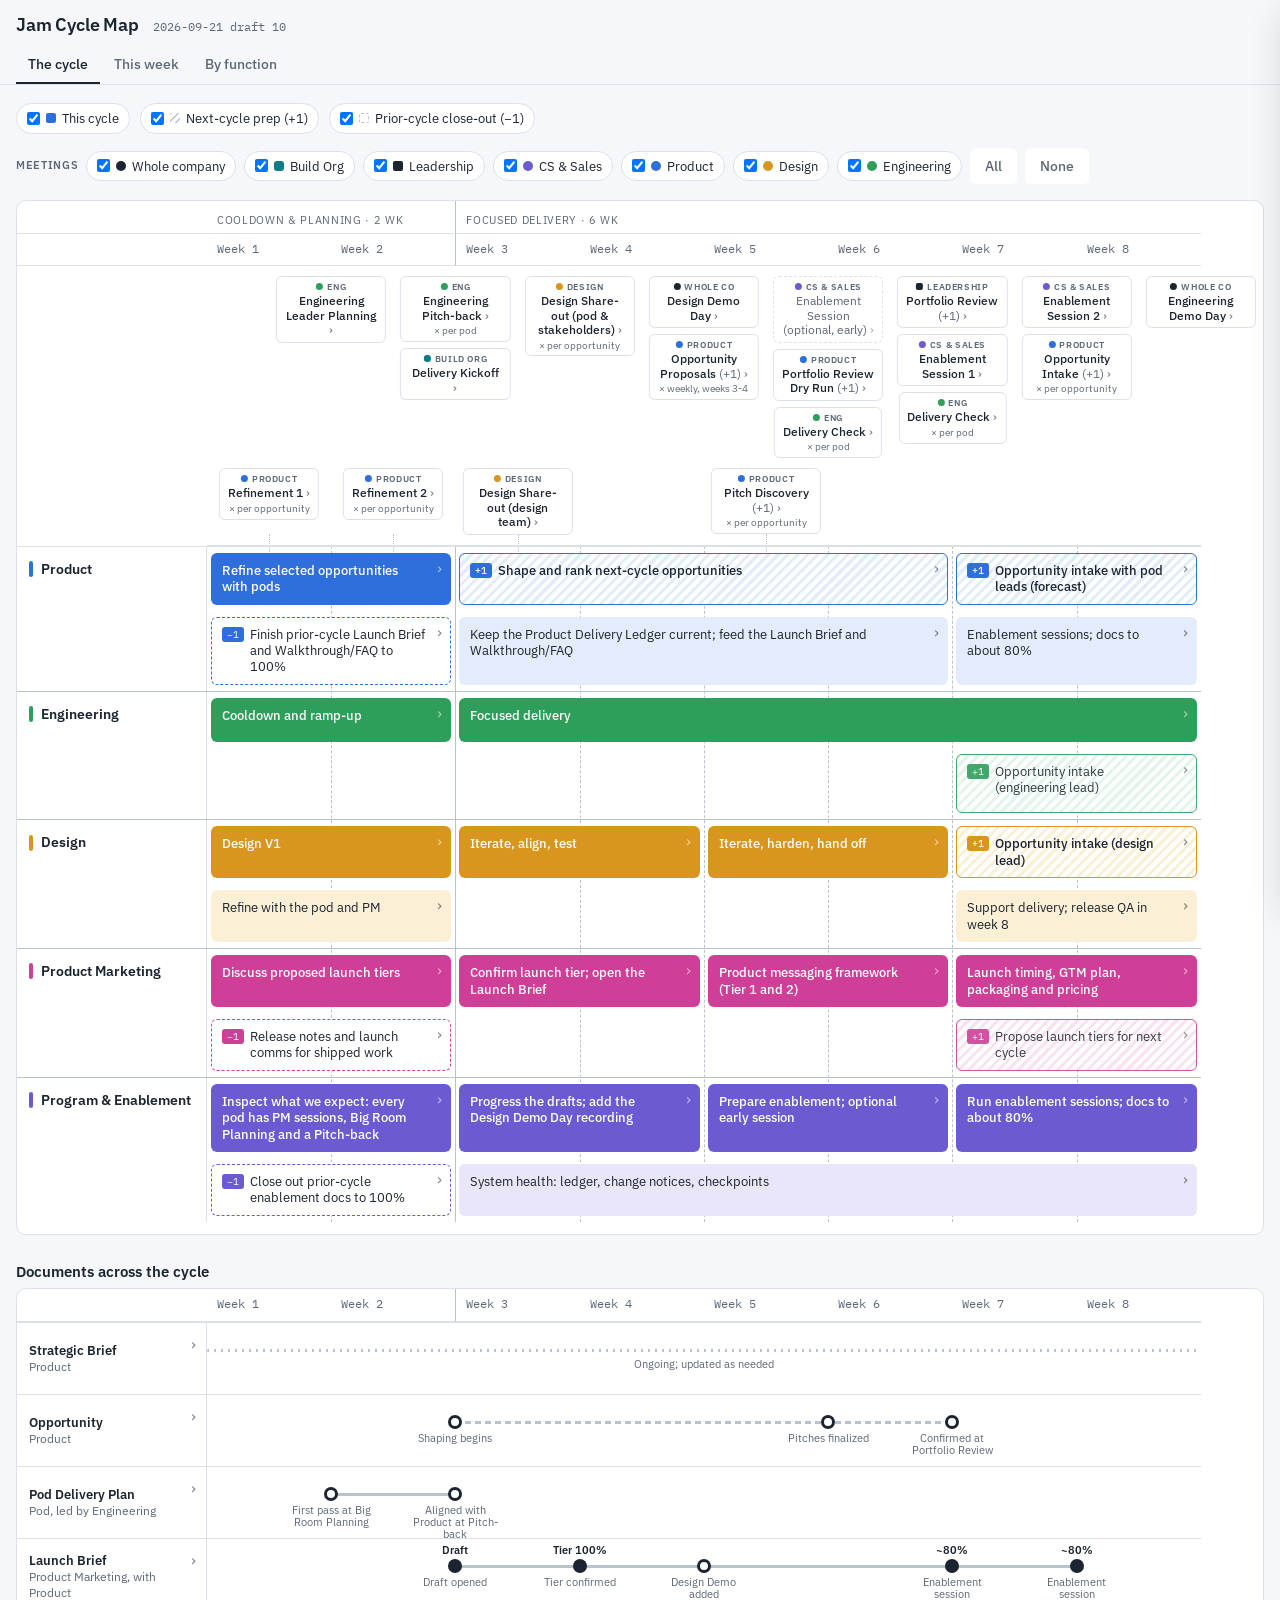
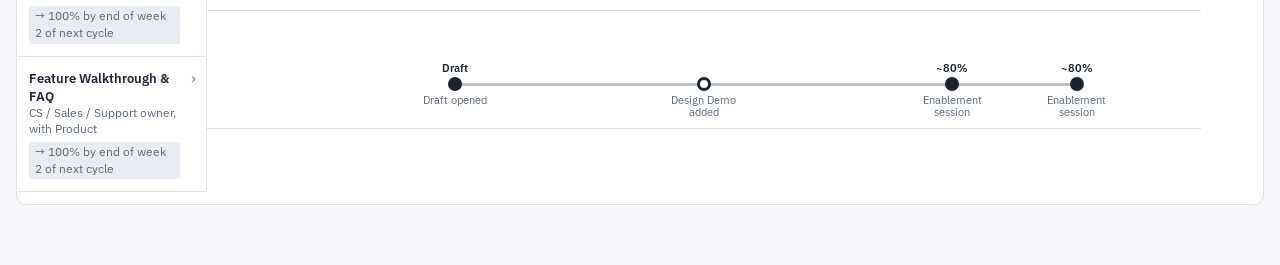
<file: index.html>
<meta charset="utf-8">
<title>Jam Cycle Map</title>
<link rel="stylesheet" href="https://fonts.googleapis.com/css2?family=IBM+Plex+Sans:wght@400;500;600&family=IBM+Plex+Mono:wght@400;500&display=swap">
<style>
:root{
  --bg:#F6F7FA; --surface:#FFFFFF; --ink:#1B2430; --muted:#5C6878; --line:#DCE1E9; --line-strong:#B9C2CF;
  --hover:#EEF1F6; --chip:#E9EDF3;
  --product:#2F6FDB; --engineering:#2E9E5B; --design:#D9961F; --pmm:#CF3F97; --program:#6B5BD2;
  --product-soft:#E3ECFB; --engineering-soft:#E1F3E8; --design-soft:#FBEFD6; --pmm-soft:#F9E1F0; --program-soft:#E9E6F9;
  --org:#1B2430; --build:#0E7C86; --shadow:0 12px 32px rgba(27,36,48,.12);
}
@media (prefers-color-scheme: dark){
  :root:not([data-theme="light"]){
    --bg:#12161C; --surface:#1A1F27; --ink:#E8ECF2; --muted:#98A3B3; --line:#2B323D; --line-strong:#465064;
    --hover:#222936; --chip:#262D38;
    --product:#6D9BF0; --engineering:#5CC487; --design:#E7B24C; --pmm:#E56FB8; --program:#9B8DF0;
    --product-soft:#1F2C44; --engineering-soft:#1B3328; --design-soft:#3A2F17; --pmm-soft:#3B1F31; --program-soft:#28244A;
    --org:#E8ECF2; --build:#3FB8C4; --shadow:0 12px 32px rgba(0,0,0,.5);
  }
}
:root[data-theme="dark"]{
  --bg:#12161C; --surface:#1A1F27; --ink:#E8ECF2; --muted:#98A3B3; --line:#2B323D; --line-strong:#465064;
  --hover:#222936; --chip:#262D38;
  --product:#6D9BF0; --engineering:#5CC487; --design:#E7B24C; --pmm:#E56FB8; --program:#9B8DF0;
  --product-soft:#1F2C44; --engineering-soft:#1B3328; --design-soft:#3A2F17; --pmm-soft:#3B1F31; --program-soft:#28244A;
  --org:#E8ECF2; --build:#3FB8C4; --shadow:0 12px 32px rgba(0,0,0,.5);
}
*{box-sizing:border-box}
body{background:var(--bg);color:var(--ink);font-family:"IBM Plex Sans",system-ui,-apple-system,sans-serif;font-size:14px;line-height:1.45;margin:0}
.mono{font-family:"IBM Plex Mono",ui-monospace,SFMono-Regular,Menlo,monospace}
button{font:inherit;color:inherit;background:none;border:0;cursor:pointer}
button:focus-visible,[tabindex]:focus-visible{outline:2px solid var(--product);outline-offset:2px}

.top{position:sticky;top:env(safe-area-inset-top,0px);z-index:5;background:var(--bg);border-bottom:1px solid var(--line);padding:12px 16px 0}
.top-row{display:flex;align-items:baseline;gap:14px;flex-wrap:wrap;max-width:1400px;margin:0 auto}
h1{font-size:18px;font-weight:600;margin:0;letter-spacing:-.01em}
.version{color:var(--muted);font-size:12px}
.tabs{display:flex;gap:2px;margin-top:8px;max-width:1400px;margin-inline:auto;overflow-x:auto}
.tab{padding:8px 12px;border-bottom:2px solid transparent;color:var(--muted);font-weight:500;white-space:nowrap}
.tab[aria-selected="true"]{color:var(--ink);border-color:var(--ink)}
.tab:hover{color:var(--ink)}

main{max-width:1400px;margin:0 auto;padding:18px 16px 60px}
.view[hidden]{display:none}
.intro{color:var(--muted);max-width:68ch;margin:0 0 14px}
.controls{display:flex;gap:10px;flex-wrap:wrap;align-items:center;margin-bottom:14px}
.controls.groups{gap:8px;margin-bottom:16px}
.controls.groups .toggle .dot{flex:none}
.ctl-label{font-size:11px;text-transform:uppercase;letter-spacing:.06em;color:var(--muted);font-weight:600}
.toggle{display:inline-flex;align-items:center;gap:6px;padding:5px 10px;border:1px solid var(--line);border-radius:999px;background:var(--surface);font-size:12.5px}
.toggle input{margin:0}
.swatch{width:10px;height:10px;border-radius:2px;display:inline-block}
.swatch.c1{background:repeating-linear-gradient(135deg,var(--line-strong) 0 2px,transparent 2px 5px)}
.swatch.cm1{border:1.5px dashed var(--line-strong)}
.legend{display:flex;gap:14px;flex-wrap:wrap;color:var(--muted);font-size:12.5px;align-items:center}
.legend .k{display:inline-flex;align-items:center;gap:6px}
.dot{width:10px;height:10px;border-radius:50%;display:inline-block;background:var(--muted)}
.dot.org{background:var(--org)}
.dot.build{background:var(--build);border-radius:3px}
.dot.leadership{background:var(--org);border-radius:2px}
.dot.gtm{background:var(--program)}
.dot.product{background:var(--product)}
.dot.design{background:var(--design)}
.dot.engineering{background:var(--engineering)}
.dot.team{background:var(--surface);border:2px solid var(--muted)}
.dot.gate{background:var(--design);border-radius:2px;transform:rotate(45deg)}

/* ---- cycle map ---- */
.map-wrap{overflow-x:auto;background:var(--surface);border:1px solid var(--line);border-radius:10px}
.map{min-width:920px;padding:0 calc((100% - 190px) / 17) 12px 0}
.grid{display:grid;grid-template-columns:190px repeat(8,1fr);position:relative}
.phase-row .phase{grid-row:1;text-transform:uppercase;letter-spacing:.06em;font-size:11px;color:var(--muted);padding:12px 10px 4px;border-bottom:1px solid var(--line)}
.phase-row .phase.p2{border-left:1px solid var(--line-strong)}
.week-row .wk{padding:6px 10px 8px;font-size:12px;color:var(--muted);border-bottom:1px solid var(--line)}
.week-row .wk.w3{border-left:1px solid var(--line-strong)}
.week-row .corner{border-bottom:1px solid var(--line)}
.ms-row{position:relative;height:72px;grid-column:1 / -1}
.ms-track{position:absolute;left:190px;right:0;top:0;bottom:0}
.ms-track::after{content:"";position:absolute;left:0;right:0;bottom:0;border-bottom:1px solid var(--line)}
.ms-group{position:absolute;top:10px;transform:translateX(-50%);display:flex;flex-direction:column;align-items:center;gap:6px;width:var(--msw)}
.ms-group.edge-first{transform:none}
.ms{display:block;width:100%;text-align:center;font-size:11.5px;line-height:1.25;padding:0 2px;transition:transform .12s}
.ms .lbl{color:var(--ink);font-weight:500;border:1px solid var(--line);background:var(--surface);border-radius:6px;padding:4px 8px;display:inline-flex;flex-direction:column;align-items:center;gap:2px}
.ms .lbl .who{display:inline-flex;align-items:center;gap:4px;font-size:9px;font-weight:600;letter-spacing:.07em;color:var(--muted);white-space:nowrap}
.ms .lbl .who .dot{width:7px;height:7px;flex:none}
.ms .lbl .nm::after{content:" ›";opacity:.55}
.ms .lbl .rep{font-size:9.5px;font-weight:400;color:var(--muted);white-space:nowrap}
.ms:hover .lbl,.ms:focus-visible .lbl{border-color:var(--line-strong);box-shadow:0 3px 10px rgba(27,36,48,.14)}
.ms.optional .lbl{color:var(--muted);font-weight:400;border-style:dashed}
.ms .lbl .cyc{color:var(--muted);font-weight:400}
.body{position:relative}
.lines{position:absolute;left:190px;right:0;top:0;bottom:0;pointer-events:none}
.line{position:absolute;top:0;bottom:0;width:0;border-left:1px solid var(--line)}
.line.ms-line{border-left:1.5px dashed var(--line-strong)}
.line.phase-line{border-left:1px solid var(--line-strong)}
.tick{position:absolute;top:0;height:14px;width:0;border-left:1.5px dotted var(--line-strong)}
.ms-track .tick{top:auto;bottom:0;height:12px}
.lane{display:grid;grid-template-columns:190px repeat(8,1fr);grid-auto-rows:minmax(48px,auto);border-top:1px solid var(--line);position:relative}
.lane + .lane{border-top:1px solid var(--line-strong)}
.lane-label{grid-row:1 / span 2;grid-column:1;padding:12px 12px 14px;border-right:1px solid var(--line);display:flex;flex-direction:column;gap:4px;position:sticky;left:0;background:var(--surface);z-index:2}
.lane-label b{font-weight:600;font-size:14px;display:flex;align-items:center;gap:8px}
.lane-label b::before{content:"";width:4px;height:16px;border-radius:2px;background:var(--lc)}
.lane-label .flag{font-size:10.5px;text-transform:uppercase;letter-spacing:.06em;color:var(--muted)}
.lane-label .sum{font-size:11.5px;color:var(--muted);line-height:1.35;visibility:hidden}
.lane:hover .lane-label .sum,.lane:focus-within .lane-label .sum{visibility:visible}
.blk{margin:6px 4px;padding:8px 24px 8px 10px;border-radius:6px;font-size:12.5px;line-height:1.3;text-align:left;position:relative;z-index:1;min-height:36px;display:flex;align-items:flex-start;gap:6px;border:1px solid transparent;transition:box-shadow .12s,transform .12s}
.blk::after{content:"›";position:absolute;right:8px;top:6px;font-size:16px;line-height:1;opacity:.55;font-weight:400}
.blk:hover::after,.blk:focus-visible::after{opacity:1}
.blk.primary{background:var(--lc);color:#fff;font-weight:500}
.blk.secondary{background:var(--lsoft);color:var(--ink)}
.blk.c1{background:repeating-linear-gradient(135deg,var(--lsoft) 0 3px,var(--surface) 3px 7px);border-color:var(--lc);color:var(--ink);font-weight:500}
.blk.c1.secondary{font-weight:400;opacity:.9}
.blk.cm1{background:var(--surface);border:1.5px dashed var(--lc);color:var(--ink)}
.blk:hover{box-shadow:0 0 0 2px var(--lc) inset,0 4px 12px rgba(27,36,48,.18);transform:translateY(-1px)}
.blk.secondary:hover,.blk.c1:hover,.blk.cm1:hover{box-shadow:0 0 0 1.5px var(--lc) inset,0 4px 12px rgba(27,36,48,.14)}
.blk .cyc{font-size:10px;padding:1px 5px;border-radius:3px;background:rgba(0,0,0,.08);white-space:nowrap;flex:none;margin-top:1px}
.blk.primary.c0 .cyc{display:none}
.blk.c1 .cyc,.blk.cm1 .cyc{background:var(--lc);color:#fff}
.blk.faded{opacity:.18;pointer-events:none}

/* artifacts */
.arts{margin-top:26px}
.arts h2,.section h2{font-size:15px;font-weight:600;margin:0 0 6px}
.arts .intro{margin-bottom:10px}
.art-grid{display:grid;grid-template-columns:190px repeat(8,1fr);border-top:1px solid var(--line);position:relative}
.art-row{display:contents}
.art-row .art-label{grid-column:1;padding:12px 26px 12px 12px;border-right:1px solid var(--line);border-bottom:1px solid var(--line);font-size:12.5px;position:sticky;left:0;background:var(--surface);z-index:2;text-align:left;position:sticky;transition:background .12s}
.art-row .art-label::after{content:"›";position:absolute;right:10px;top:10px;font-size:16px;opacity:.55}
.art-row .art-label:hover{background:var(--hover)}
.art-row .art-label:hover::after{opacity:1}
.art-row .art-label b{display:block;font-weight:600}
.art-row .art-label span{color:var(--muted);font-size:11.5px}
.art-track{grid-column:2 / -1;position:relative;height:72px;border-bottom:1px solid var(--line)}
.art-bar{position:absolute;top:26px;height:3px;background:var(--line-strong);border-radius:2px}
.art-bar.c1{background:repeating-linear-gradient(90deg,var(--line-strong) 0 6px,transparent 6px 10px)}
.art-bar.ongoing{background:repeating-linear-gradient(90deg,var(--line-strong) 0 2px,transparent 2px 7px)}
.art-ongoing{position:absolute;top:34px;left:0;right:0;text-align:center;font-size:10.5px;color:var(--muted)}
.cp{position:absolute;top:20px;transform:translateX(-50%);display:flex;flex-direction:column;align-items:center;gap:3px;width:92px}
.cp i{width:14px;height:14px;border-radius:50%;background:var(--surface);border:3px solid var(--ink);display:block}
.cp.has-r i{background:var(--ink)}
.cp small{font-size:10.5px;color:var(--muted);line-height:1.15;text-align:center}
.cp b{font-size:10.5px;font-weight:600;color:var(--ink);position:absolute;top:-16px;white-space:nowrap}
.art-after{display:inline-block;margin-top:4px;font-size:10.5px;color:var(--muted);background:var(--chip);padding:2px 6px;border-radius:3px}

.notes{margin-top:22px;padding:14px 16px;border:1px solid var(--line);border-radius:10px;background:var(--surface)}
.notes h2{font-size:13px;text-transform:uppercase;letter-spacing:.06em;color:var(--muted);margin:0 0 8px;font-weight:600}
.notes ul{margin:0;padding-left:18px;color:var(--ink)}
.notes li{margin:3px 0}

/* ---- other views ---- */
.pick{display:flex;gap:6px;flex-wrap:wrap;margin-bottom:16px}
.pick button{padding:6px 12px;border:1px solid var(--line);border-radius:6px;background:var(--surface);font-weight:500}
.pick button[aria-pressed="true"]{background:var(--ink);color:var(--bg);border-color:var(--ink)}
.cards{display:grid;grid-template-columns:repeat(auto-fill,minmax(300px,1fr));gap:12px}
.card{background:var(--surface);border:1px solid var(--line);border-radius:10px;padding:14px 16px}
.card h3{font-size:14px;font-weight:600;margin:0 0 4px;display:flex;align-items:center;gap:8px;flex-wrap:wrap}
.card h3 .dot{flex:none}
.card .meta{color:var(--muted);font-size:12px;margin-bottom:8px}
.card p{margin:6px 0}
.kv{display:grid;grid-template-columns:78px 1fr;gap:4px 10px;font-size:12.5px;margin-top:8px}
.kv dt{color:var(--muted)} .kv dd{margin:0}
.kv ul{margin:0;padding-left:16px}
.pill{font-size:10.5px;padding:2px 7px;border-radius:999px;background:var(--chip);color:var(--muted);text-transform:uppercase;letter-spacing:.05em;font-weight:500}
.pill.c1{border:1px solid var(--line-strong)}
.wk-cols{display:grid;grid-template-columns:repeat(auto-fill,minmax(260px,1fr));gap:12px}
.wk-lane{background:var(--surface);border:1px solid var(--line);border-radius:10px;padding:12px 14px;border-top:3px solid var(--lc)}
.wk-lane h3{font-size:13.5px;margin:0 0 8px;font-weight:600}
.wk-lane .blk{margin:6px 0}
.bounds{display:grid;grid-template-columns:repeat(3,1fr);gap:12px;margin-bottom:14px}
.bound{background:var(--surface);border:1px solid var(--line);border-radius:10px;padding:12px 14px}
.bound h3{font-size:12px;text-transform:uppercase;letter-spacing:.06em;color:var(--muted);margin:0 0 8px;font-weight:600}
.bound .ms-item{display:flex;gap:8px;align-items:flex-start;padding:8px 26px 8px 6px;border-top:1px solid var(--line);text-align:left;width:100%;position:relative;border-radius:6px}
.bound .ms-item::after{content:"›";position:absolute;right:10px;top:8px;font-size:16px;opacity:.55}
.bound .ms-item:hover{background:var(--hover)}
.bound .ms-item:first-of-type{border-top:0}
.bound .ms-item b{font-weight:500}
.bound .ms-item small{color:var(--muted);display:block}
.empty{color:var(--muted);font-size:12.5px}
.fn-weeks{display:grid;grid-template-columns:repeat(8,1fr);gap:6px;margin-bottom:16px}
.fn-week{background:var(--surface);border:1px solid var(--line);border-radius:8px;padding:8px;min-height:120px}
.fn-week .wkh{font-size:11px;color:var(--muted);margin-bottom:6px}
.fn-week .blk{margin:4px 0;font-size:12px}
.fn-week .msdot{display:flex;gap:4px;flex-wrap:wrap;margin-top:6px}
.fn-week .msdot span{font-size:10.5px;color:var(--muted);display:inline-flex;align-items:center;gap:4px}
.fn-ms{margin-top:8px}
.fn-summary{background:var(--surface);border:1px solid var(--line);border-left:4px solid var(--lc);border-radius:10px;padding:12px 16px;margin-bottom:14px;max-width:70ch}
.fn-summary p{margin:0;color:var(--ink)}

/* drawer */
.drawer{position:fixed;top:env(safe-area-inset-top,0px);right:0;bottom:0;width:min(420px,100%);background:var(--surface);border-left:1px solid var(--line);box-shadow:var(--shadow);z-index:20;padding:18px 20px calc(20px + env(safe-area-inset-bottom,0px));overflow:auto;transform:translateX(100%);transition:transform .2s ease}
.drawer.open{transform:none}
@media (prefers-reduced-motion:reduce){.drawer,.blk,.ms,.art-label{transition:none}.blk:hover{transform:none}}
.drawer .close{position:absolute;top:12px;right:12px;width:32px;height:32px;border-radius:6px;font-size:18px;color:var(--muted)}
.drawer .close:hover{background:var(--hover)}
.drawer .eyebrow{font-size:11px;text-transform:uppercase;letter-spacing:.06em;color:var(--muted);display:flex;gap:8px;align-items:center;margin-bottom:6px}
.drawer h2{font-size:17px;margin:0 0 8px;font-weight:600;text-wrap:balance;padding-right:30px}
.drawer p{margin:8px 0;max-width:60ch}
.drawer .kv{grid-template-columns:86px 1fr}
.scrim{position:fixed;inset:0;z-index:19;display:none}
.scrim.open{display:block}

[hidden]{display:none!important}
.edited{color:var(--muted);font-size:12px}
.edit-toggle{margin-left:auto;display:inline-flex;align-items:center;gap:6px;font-size:12.5px;padding:4px 10px;border:1px solid var(--line);border-radius:999px;background:var(--surface);cursor:pointer}
.edit-toggle input{margin:0}
body.editing .edit-toggle{border-color:var(--program);color:var(--program);font-weight:500}
.edit-note{font-size:12px;color:var(--muted);background:var(--program-soft);border-radius:6px;padding:8px 10px;margin:0 0 12px}
.form{display:grid;gap:10px}
.form label{display:grid;gap:4px;font-size:11.5px;color:var(--muted);text-transform:uppercase;letter-spacing:.05em}
.form input,.form textarea,.form select{font:inherit;font-size:13px;color:var(--ink);background:var(--bg);border:1px solid var(--line);border-radius:6px;padding:7px 9px;text-transform:none;letter-spacing:0;width:100%}
.form textarea{min-height:88px;resize:vertical;line-height:1.4}
.form .row{display:grid;grid-template-columns:1fr 1fr;gap:10px}
.form .row3{display:grid;grid-template-columns:1fr 1fr 1fr;gap:10px}
.form .actions{display:flex;gap:8px;align-items:center;margin-top:4px;flex-wrap:wrap}
.btn{padding:7px 14px;border-radius:6px;border:1px solid var(--line);background:var(--surface);font-weight:500}
.btn.primary{background:var(--ink);color:var(--bg);border-color:var(--ink)}
.btn:disabled{opacity:.5;cursor:default}
.btn.quiet{border-color:transparent;color:var(--muted)}
.form .err{color:#B42318;font-size:12.5px}
.toast{position:fixed;left:50%;bottom:calc(20px + env(safe-area-inset-bottom,0px));transform:translateX(-50%);background:var(--ink);color:var(--bg);padding:9px 14px;border-radius:8px;font-size:13px;z-index:30;box-shadow:var(--shadow);max-width:90vw}
.lane-label{cursor:default}
body.editing .lane-label{cursor:pointer}
body.editing .lane-label:hover{background:var(--hover)}
@media (max-width:640px){
  .bounds{grid-template-columns:1fr}
  .fn-weeks{grid-template-columns:repeat(2,1fr)}
}
</style>

<header class="top">
  <div class="top-row">
    <h1>Jam Cycle Map</h1>
    <span class="version mono" id="version"></span>
    <span class="edited mono" id="edited"></span>
    <label class="edit-toggle" id="edit-toggle" hidden><input type="checkbox" id="edit-mode"> Edit</label>
  </div>
  <nav class="tabs" role="tablist" id="tabs">
    <button class="tab" role="tab" data-view="cycle" aria-selected="true">The cycle</button>
    <button class="tab" role="tab" data-view="week" aria-selected="false">This week</button>
    <button class="tab" role="tab" data-view="function" aria-selected="false">By function</button>
  </nav>
</header>

<main>
  <section class="view" id="view-cycle">
    <div class="controls">
      <label class="toggle"><input type="checkbox" id="show-c0" checked> <span class="swatch" style="background:var(--product)"></span> This cycle</label>
      <label class="toggle"><input type="checkbox" id="show-c1" checked> <span class="swatch c1"></span> Next-cycle prep (+1)</label>
      <label class="toggle"><input type="checkbox" id="show-cm1" checked> <span class="swatch cm1"></span> Prior-cycle close-out (−1)</label>
    </div>
    <div class="controls groups" id="group-controls"></div>
    <div class="map-wrap"><div class="map" id="map"></div></div>

    <div class="arts">
      <h2>Documents across the cycle</h2>
      <div class="map-wrap"><div class="map" id="artmap"></div></div>
    </div>

    <div class="notes" id="notes"></div>
  </section>

  <section class="view" id="view-week" hidden>
    <div class="pick" id="week-pick"></div>
    <div id="week-body"></div>
  </section>

  <section class="view" id="view-function" hidden>
    <div class="pick" id="fn-pick"></div>
    <div class="map-wrap"><div class="map" id="fn-map"></div></div>
  </section>


</main>

<div class="scrim" id="scrim"></div>
<div class="toast" id="toast" hidden></div>
<aside class="drawer" id="drawer" aria-live="polite">
  <button class="close" id="drawer-close" aria-label="Close">×</button>
  <div id="drawer-body"></div>
</aside>

<script id="data" type="application/json">{"meta": {"title": "Jam Cycle Map", "version": "2026-09-21 draft 10", "cycleWeeks": 8, "phases": [{"name": "Cooldown & Planning", "weeks": [1, 2]}, {"name": "Focused Delivery", "weeks": [3, 8]}], "legend": {"cycle0": "This cycle", "cycle1": "Prep for next cycle (+1)", "cycleMinus1": "Close out prior cycle (-1)"}, "groups": [{"id": "org", "name": "Whole company", "short": "WHOLE CO", "default": true}, {"id": "build", "name": "Build Org", "short": "BUILD ORG", "default": true}, {"id": "leadership", "name": "Leadership", "short": "LEADERSHIP", "default": true}, {"id": "gtm", "name": "CS & Sales", "short": "CS & SALES", "default": true}, {"id": "product", "name": "Product", "short": "PRODUCT", "default": true}, {"id": "design", "name": "Design", "short": "DESIGN", "default": true}, {"id": "engineering", "name": "Engineering", "short": "ENG", "default": true}], "kindNote": "meta.groups defines the audience groups a reader can toggle. A milestone whose kind is not a listed group (team, gate) stays in the data and is never drawn.", "showNotes": false, "notesAbout": "Maintainer notes. Rendered only when meta.showNotes is true."}, "lanes": [{"id": "product", "name": "Product", "color": "product", "summary": "Decides where to invest. Shapes opportunities, aligns pods during planning, keeps the business informed, and feeds product truth into the downstream documents."}, {"id": "engineering", "name": "Engineering", "color": "engineering", "summary": "Leads the delivery pod. Turns a selected opportunity into a Pod Delivery Plan, then delivers with protected focus for six weeks."}, {"id": "design", "name": "Design", "color": "design", "summary": "Shapes the experience inside the pod. Designs early, shares out with the Build Org and the company, then hardens and hands off."}, {"id": "pmm", "name": "Product Marketing", "color": "pmm", "summary": "Owns the Launch Brief and launch tiers. Turns delivery understanding into positioning, timing, packaging and launch communications."}, {"id": "program", "name": "Program & Enablement", "color": "program", "summary": "Stewards the system: inspects planning, opens and progresses the downstream documents, runs enablement sessions, and closes out the prior cycle."}], "activities": [{"lane": "product", "weeks": [1, 2], "layer": "primary", "cycle": 0, "title": "Refine selected opportunities with pods", "detail": "Each PM works with the pods that picked their opportunity to turn the problem space into a Pod Delivery Plan. Sessions are pod plus PM. Ends with the Engineering Pitch-back."}, {"lane": "product", "weeks": [1, 2], "layer": "secondary", "cycle": -1, "title": "Finish prior-cycle Launch Brief and Walkthrough/FAQ to 100%", "detail": "New. After Engineering Demo Day the docs are around 80%. Weeks 1 and 2 bring them to complete, with the shipped behavior confirmed, so they can live in the repository of what is coming out."}, {"lane": "product", "weeks": [3, 6], "layer": "primary", "cycle": 1, "title": "Shape and rank next-cycle opportunities", "detail": "Discovery with customers, internal stakeholders and data. Pitch Discovery sessions bring relevant people in early. PM team sessions refine and challenge ideas, then decide what goes to Portfolio Review and in what order (ranked 1 to 20). Finalize pitches before the review."}, {"lane": "product", "weeks": [3, 6], "layer": "secondary", "cycle": 0, "title": "Keep the Product Delivery Ledger current; feed the Launch Brief and Walkthrough/FAQ", "detail": "Product maintains the Product Delivery Ledger item for each committed piece of work and contributes product truth to the downstream documents as delivery gets more precise."}, {"lane": "product", "weeks": [7, 8], "layer": "primary", "cycle": 1, "title": "Opportunity intake with pod leads (forecast)", "detail": "After Portfolio Review the engineering, design and product leads for each pod take a first pass at the opportunities the pod forecast it will pick up. Product is not in the pod; it joins when one of its items is picked. This is a surface to test whether anything would stop this becoming the official plan."}, {"lane": "product", "weeks": [7, 8], "layer": "secondary", "cycle": 0, "title": "Enablement sessions; docs to about 80%", "detail": "Present alongside Program at the two enablement sessions. Confirm what is in production versus still building."}, {"lane": "engineering", "weeks": [1, 2], "layer": "primary", "cycle": 0, "title": "Cooldown and ramp-up", "detail": "Self-led. Cooldown is whatever gets the team refreshed: tech debt, a retro, a half day off. Ramp-up is planning with the PM, breaking down the opportunity, and writing the Pod Delivery Plan. The one thing that must be true at the end: a Pod Delivery Plan Product is aligned with."}, {"lane": "engineering", "weeks": [3, 8], "layer": "primary", "cycle": 0, "title": "Focused delivery", "detail": "Protected build time. Make progress visible early, test assumptions while change is still possible, push meaningful changes into the ledger before they become surprises. Ends with a shipped increment and Engineering Demo Day."}, {"lane": "engineering", "weeks": [7, 8], "layer": "secondary", "cycle": 1, "title": "Opportunity intake (engineering lead)", "detail": "The pod's engineering lead joins the product and design leads for a first pass at the forecast opportunities. Secondary to delivery."}, {"lane": "design", "weeks": [1, 2], "layer": "primary", "cycle": 0, "title": "Design V1", "detail": "First version of the designs for the selected opportunity, in parallel with pod refinement."}, {"lane": "design", "weeks": [1, 2], "layer": "secondary", "cycle": 0, "title": "Refine with the pod and PM", "detail": "Design takes part in pod refinement sessions and the Pitch-back so the Pod Delivery Plan and the design direction agree."}, {"lane": "design", "weeks": [3, 4], "layer": "primary", "cycle": 0, "title": "Iterate, align, test", "detail": "Iterate on V1, align with the pod and design leadership, test with users. Design Share-outs at the end of week 3, Design Demo Day at the end of week 4."}, {"lane": "design", "weeks": [5, 6], "layer": "primary", "cycle": 0, "title": "Iterate, harden, hand off", "detail": "Take the direction the pod landed on and make it ready: edge cases, states, handoff to engineering."}, {"lane": "design", "weeks": [7, 8], "layer": "primary", "cycle": 1, "title": "Opportunity intake (design lead)", "detail": "The pod's design lead joins the first pass at the forecast opportunities for next cycle."}, {"lane": "design", "weeks": [7, 8], "layer": "secondary", "cycle": 0, "title": "Support delivery; release QA in week 8", "detail": "Answer build questions and, in the final week, QA what is about to release: what needs cleaning up before we are ready to go."}, {"lane": "pmm", "weeks": [1, 2], "layer": "primary", "cycle": 0, "title": "Discuss proposed launch tiers", "detail": "Tiers were proposed right after Portfolio Review. Weeks 1 and 2 are for conversation about what a Tier 1, 2 or 3 means for storytelling and strategy, a full eight weeks before release."}, {"lane": "pmm", "weeks": [1, 2], "layer": "secondary", "cycle": -1, "title": "Release notes and launch comms for shipped work", "detail": "Work that landed on time rides this release: release notes and initial launch communications. Work that did not rolls to the next cycle's launch."}, {"lane": "pmm", "weeks": [3, 4], "layer": "primary", "cycle": 0, "title": "Confirm launch tier; open the Launch Brief", "detail": "By the end of week 3 the shape of the solution is known well enough to confirm the tier and draft the launch language."}, {"lane": "pmm", "weeks": [5, 6], "layer": "primary", "cycle": 0, "title": "Product messaging framework (Tier 1 and 2)", "detail": "Positioning, narrative, proof and what not to overstate, captured in the Launch Brief."}, {"lane": "pmm", "weeks": [7, 8], "layer": "primary", "cycle": 0, "title": "Launch timing, GTM plan, packaging and pricing", "detail": "Finalize the plan for bringing the work to market alongside the enablement sessions."}, {"lane": "pmm", "weeks": [7, 8], "layer": "secondary", "cycle": 1, "title": "Propose launch tiers for next cycle", "detail": "Right after Portfolio Review, propose a tier for each confirmed opportunity so the conversation can start early."}, {"lane": "program", "weeks": [1, 2], "layer": "primary", "cycle": 0, "title": "Inspect what we expect: every pod has PM sessions, Big Room Planning and a Pitch-back", "detail": "Teams plan however they want, but each pod either has these in place or can say why they are unnecessary. Ends by opening the Launch Brief and Walkthrough/FAQ drafts at Delivery Kickoff."}, {"lane": "program", "weeks": [1, 2], "layer": "secondary", "cycle": -1, "title": "Close out prior-cycle enablement docs to 100%", "detail": "Coordinate the last 20% with Product, PMM and CS/Sales owners now that the work has shipped."}, {"lane": "program", "weeks": [3, 4], "layer": "primary", "cycle": 0, "title": "Progress the drafts; add the Design Demo Day recording", "detail": "Each org-wide moment gets recorded and added to the Launch Brief and Walkthrough/FAQ so they build up over the cycle."}, {"lane": "program", "weeks": [5, 6], "layer": "primary", "cycle": 0, "title": "Prepare enablement; optional early session", "detail": "Sessions can happen any time after Design Demo Day. Some cycles have one at the start of week 6 or even week 4."}, {"lane": "program", "weeks": [7, 8], "layer": "primary", "cycle": 0, "title": "Run enablement sessions; docs to about 80%", "detail": "Two sessions, at the start of week 7 and week 8, bring the full CS and Sales teams through what is coming. Each project is covered in one of them; two dates give enough time for everything and space between. Recorded and added to the docs. We call a project about 80% enabled after its session, since the final version is not yet in production."}, {"lane": "program", "weeks": [3, 8], "layer": "secondary", "cycle": 0, "title": "System health: ledger, change notices, checkpoints", "detail": "Keep cadence, escalation paths and cross-functional clarity working. Hidden change is the failure mode, not change."}], "milestones": [{"id": "refine-1", "at": 0.5, "name": "Refinement 1", "kind": "product", "cycle": 0, "repeats": "per opportunity", "audience": "The PM and the pod that picked up the opportunity", "inputs": ["The selected opportunity pitch"], "detail": "First working session between the PM and the pod, in the middle of week 1. One per opportunity, so several run in parallel across the pods.", "outcomes": ["Shared read on the problem space", "First cut at an implementation approach"]}, {"id": "eng-leader-planning", "at": 1, "name": "Engineering Leader Planning", "kind": "engineering", "cycle": 0, "audience": "All engineering leaders", "inputs": ["Each pod's early thinking after first sessions with the PM"], "detail": "A sounding board at the end of week 1, across all the pods. Requires that initial conversations with Product have already happened.", "outcomes": ["Risks, dependencies and opportunities surfaced", "Plans pressure-tested with peers"]}, {"id": "refine-2", "at": 1.5, "name": "Refinement 2", "kind": "product", "cycle": 0, "repeats": "per opportunity", "audience": "The PM and the pod that picked up the opportunity", "inputs": ["The thinking from Refinement 1 and Engineering Leader Planning"], "detail": "Second working session between the PM and the pod, in the middle of week 2, ahead of the pitch-back.", "outcomes": ["Implementation approach settled enough to pitch back", "Scope and cut lines understood"]}, {"id": "pitchback", "at": 2, "name": "Engineering Pitch-back", "kind": "engineering", "cycle": 0, "repeats": "per pod", "audience": "The pod, Engineering, Product and Design", "inputs": ["Draft Pod Delivery Plan"], "detail": "The pod presents its implementation plan back to Product. The checkpoint that says planning is done. Every pod has one unless there is a reason it does not make sense.", "outcomes": ["Pod Delivery Plan aligned with Product", "Ready for delivery"]}, {"id": "delivery-kickoff", "at": 2, "name": "Delivery Kickoff", "kind": "build", "cycle": 0, "audience": "Full Build Org plus key stakeholders; anyone welcome", "inputs": ["Pod Delivery Plans aligned at Pitch-back"], "detail": "Celebrates the end of planning and tells everyone what we are going for. First point where the downstream documents exist.", "outcomes": ["Aligned Build Org and stakeholders", "Launch Brief and Walkthrough/FAQ drafts opened", "Product Delivery Ledger becomes the live view of committed work"]}, {"id": "design-shareout-team", "at": 2.5, "name": "Design Share-out (design team)", "kind": "design", "cycle": 0, "audience": "The design team", "inputs": ["Iterated designs"], "detail": "Designers share the work with each other first, inside the design team.", "outcomes": ["Design direction reviewed by peers"]}, {"id": "design-shareout-pod", "at": 3, "name": "Design Share-out (pod & stakeholders)", "kind": "design", "cycle": 0, "repeats": "per opportunity", "audience": "The designer, the pod working the project, and any stakeholders who need to be there", "inputs": ["Iterated designs, reviewed inside the design team"], "detail": "The second share-out, with the pod delivering the project and the stakeholders attached to it. One per project, so several run across the pods.", "outcomes": ["Confirmation the design is on track with the pod and its stakeholders"]}, {"id": "tiers", "at": 3, "name": "Confirm Launch Tiers", "kind": "gate", "cycle": 0, "audience": "PMM, Product, Program", "inputs": ["Proposed tiers", "Shape of the solution from planning"], "detail": "We do not know exactly what is coming, but we know the shape of it and how big a deal to make of it.", "outcomes": ["Tier confirmed per project (target 100%)", "Launch language drafted"]}, {"id": "design-demo", "at": 4, "name": "Design Demo Day", "kind": "org", "cycle": 0, "audience": "Full organization", "inputs": ["V1 concepts, research and findings"], "detail": "Midpoint of the cycle. First time the wider business sees the product taking shape.", "outcomes": ["Recording, added to the Launch Brief and Walkthrough/FAQ", "Business sees the direction taking shape"]}, {"id": "opp-proposals", "at": 4, "name": "Opportunity Proposals", "kind": "product", "cycle": 1, "repeats": "weekly, weeks 3-4", "audience": "The product team", "inputs": ["Customer, stakeholder and data signals"], "detail": "The product team works through candidate opportunities together across weeks 3 and 4.", "outcomes": ["A set of candidate opportunities worth taking further"]}, {"id": "pitch-discovery", "at": 4.5, "name": "Pitch Discovery", "kind": "product", "cycle": 1, "repeats": "per opportunity", "audience": "Product and the internal stakeholders relevant to the opportunity", "inputs": ["Draft opportunity pitch"], "detail": "Brings internal stakeholders in early so a pitch is informed by the people who hold relevant context. One per opportunity.", "outcomes": ["A stronger pitch candidate, informed by internal stakeholders"]}, {"id": "enable-early", "at": 5, "name": "Enablement Session (optional, early)", "kind": "gtm", "cycle": 0, "status": "optional", "audience": "CS and Sales", "inputs": ["Current docs and demos"], "detail": "Some cycles run an extra session at the start of week 6 or week 4. Any time after Design Demo Day works.", "outcomes": ["Earlier readiness where the work allows it"]}, {"id": "portfolio-dry-run", "at": 5, "name": "Portfolio Review Dry Run", "kind": "product", "cycle": 1, "audience": "The product team", "inputs": ["Draft pitches and a working rank order"], "detail": "The product team gets together the week before Portfolio Review and hashes out the plan it will bring.", "outcomes": ["Pitches finalized", "Rank order agreed before the review"]}, {"id": "delivery-check-1", "at": 5, "name": "Delivery Check", "kind": "engineering", "cycle": 0, "repeats": "per pod", "audience": "The pod, the PM or PMs, and program management", "inputs": ["Where delivery actually stands"], "detail": "A week before Enablement Session 1. A read on how the pod's projects are shaking out, which enablement session each one slots into, and the current thinking on release, scope and launch. Big questions stay open; the point is to understand them as early as we can.", "outcomes": ["Read on delivery confidence", "Enablement session slotting", "Open questions named early"]}, {"id": "portfolio", "at": 6, "name": "Portfolio Review", "kind": "leadership", "cycle": 1, "audience": "Executive team, extended leadership and key stakeholders; all PMs present and presenting", "inputs": ["Finalized, ranked opportunity pitches"], "detail": "The business says yes or no, with conversation where needed. Everything downstream for next cycle keys off this.", "outcomes": ["Confirmed, ranked list of work for next cycle"]}, {"id": "select", "at": 6, "name": "Pods Select Pitches (forecast)", "kind": "gate", "cycle": 1, "audience": "Pod leads and Product", "inputs": ["Confirmed ranked list"], "detail": "A forecast, not a commitment. The whole team is not present and we are still building.", "outcomes": ["Forecast of what each pod will take on", "Start of opportunity intake"]}, {"id": "enable-1", "at": 6, "name": "Enablement Session 1", "kind": "gtm", "cycle": 0, "audience": "Full CS and Sales teams", "inputs": ["Launch Brief and Walkthrough/FAQ drafts for the projects covered", "Demos of work in progress"], "detail": "Start of week 7. Two independent sessions a week apart; each project is covered in one of them. Two dates give enough time for everything and space between. About 80%, not 100%, because the final version is not yet in production and the docs are still partial.", "outcomes": ["Recording added to the docs", "CS and Sales about 80% enabled on the projects covered"]}, {"id": "delivery-check-2", "at": 6, "name": "Delivery Check", "kind": "engineering", "cycle": 0, "repeats": "per pod", "audience": "The pod, the PM or PMs, and program management", "inputs": ["Where delivery actually stands"], "detail": "A week before Enablement Session 2. A read on how the pod's projects are shaking out, which enablement session each one slots into, and the current thinking on release, scope and launch.", "outcomes": ["Read on delivery confidence", "Enablement session slotting", "Open questions named early"]}, {"id": "enable-2", "at": 7, "name": "Enablement Session 2", "kind": "gtm", "cycle": 0, "audience": "Full CS and Sales teams", "inputs": ["Launch Brief and Walkthrough/FAQ drafts for the projects covered", "Demos of work in progress"], "detail": "Start of week 8. Two independent sessions a week apart; each project is covered in one of them. Two dates give enough time for everything and space between. About 80%, not 100%, because the final version is not yet in production and the docs are still partial.", "outcomes": ["Recording added to the docs", "CS and Sales about 80% enabled on the projects covered"]}, {"id": "opp-intake", "at": 7, "name": "Opportunity Intake", "kind": "product", "cycle": 1, "repeats": "per opportunity", "audience": "The product, engineering and design leaders for the pod", "inputs": ["The opportunities the pod forecast it will pick up"], "detail": "Product, engineering and design leaders take a first pass at the items the pods expect to pick up for the next cycle: high-level understanding and sense-checking of the opportunity, in the last two weeks.", "outcomes": ["High-level shared understanding of each forecast opportunity", "Anything that would stop this becoming the official plan surfaced"]}, {"id": "eng-demo", "at": 8, "name": "Engineering Demo Day", "kind": "org", "cycle": 0, "audience": "Full organization", "inputs": ["What the pods delivered"], "detail": "Celebratory show and tell. Completes the org-wide arc: Design Demo Day showed the shape, Engineering Demo Day shows what is real.", "outcomes": ["Recording", "Cycle closes; the next cycle begins"]}], "artifacts": [{"id": "strategic-brief", "name": "Strategic Brief", "owner": "Product", "cycle": 0, "cadence": "Ongoing; updated as needed", "purpose": "The layer above an opportunity: a long-running mission document carrying the broader strategy for an area. Investment areas live here — change management, workflows, contract review, payment compliance — and opportunities are pulled out of them. We do not always have one, but where it exists the higher-level thinking stays put, so writing an opportunity becomes a matter of choosing which investment to make now rather than rebuilding the case from scratch.", "checkpoints": []}, {"id": "opportunity", "name": "Opportunity", "owner": "Product", "cycle": 1, "purpose": "Product's way of pitching work: a constrained problem space leadership can evaluate and pods can shape.", "checkpoints": [{"at": 2, "label": "Shaping begins"}, {"at": 5, "label": "Pitches finalized"}, {"at": 6, "label": "Confirmed at Portfolio Review"}]}, {"id": "plan", "name": "Pod Delivery Plan", "owner": "Pod, led by Engineering", "cycle": 0, "purpose": "The pod's way of confirming its plan: chosen approach, intended increment, scope, cut lines, risks.", "checkpoints": [{"at": 1, "label": "First pass at Big Room Planning"}, {"at": 2, "label": "Aligned with Product at Pitch-back"}]}, {"id": "launch-brief", "name": "Launch Brief", "owner": "Product Marketing, with Product", "cycle": 0, "purpose": "How to talk about the work: audience, positioning, what not to overstate, launch posture.", "checkpoints": [{"at": 2, "label": "Draft opened", "readiness": "Draft"}, {"at": 3, "label": "Tier confirmed", "readiness": "Tier 100%"}, {"at": 4, "label": "Design Demo added"}, {"at": 6, "label": "Enablement session", "readiness": "~80%"}, {"at": 7, "label": "Enablement session", "readiness": "~80%"}], "after": "100% by end of week 2 of next cycle"}, {"id": "faq", "name": "Feature Walkthrough & FAQ", "owner": "CS / Sales / Support owner, with Product", "cycle": 0, "purpose": "How the delivered experience actually works, its limits, and how to demo, support and answer questions.", "checkpoints": [{"at": 2, "label": "Draft opened", "readiness": "Draft"}, {"at": 4, "label": "Design Demo added"}, {"at": 6, "label": "Enablement session", "readiness": "~80%"}, {"at": 7, "label": "Enablement session", "readiness": "~80%"}], "after": "100% by end of week 2 of next cycle"}], "notes": ["Pitch Reactor has been removed.", "The monthly CS Listening Session runs the second Friday of each month, which does not map to cycle weeks, so it is not shown.", "Only whole-company, Build Org, leadership and CS & Sales moments are drawn. Team and pod sessions remain in the data, hidden.", "Opportunity + Pitch Collab in the old diagram is now simply Opportunity intake (weeks 7 and 8).", "Readiness percentages (80% at enablement, tier 100% by week 3) are provisional targets.", "Product Marketing's lane and the post-cycle PMM work (release notes, launch comms) are placeholders pending definition.", "Closing the prior cycle's docs to 100% in weeks 1 and 2 is new and not in the Notion pages yet.", "Engineering Big Room Planning at the end of week 1 was missing from the Figma; it is in the data as a hidden team session.", "Draft 4: Product Delivery Ledger removed from the documents view; it is a live view of the opportunity list, not a document with its own progression.", "Draft 5: Jam Session Kickoff removed (not currently held). Milestone owners removed; outputs renamed outcomes. Enablement sessions described as independent, each covering a set of projects. Milestones and Documents tabs removed.", "Draft 9: Product, Design and Engineering meetings added as toggleable audience groups. Every chip states its own audience, so stacked chips read correctly. Milestones can sit mid-week.", "Draft 9: the design share-out timings (mid-week 3, end-week 3) and Opportunity Proposals (end-week 4, weekly across weeks 3-4) are inferred. The sequence is documented; the dates are not.", "Draft 10: Strategic Brief added above Opportunity. It is a long-running document with no points in the cycle, so it draws as an ongoing band rather than a progression."]}</script>
<script id="tpl" type="application/json">"<meta charset=\"utf-8\">\n<title>Jam Cycle Map<\/title>\n<link rel=\"stylesheet\" href=\"https://fonts.googleapis.com/css2?family=IBM+Plex+Sans:wght@400;500;600&family=IBM+Plex+Mono:wght@400;500&display=swap\">\n<style>\n:root{\n  --bg:#F6F7FA; --surface:#FFFFFF; --ink:#1B2430; --muted:#5C6878; --line:#DCE1E9; --line-strong:#B9C2CF;\n  --hover:#EEF1F6; --chip:#E9EDF3;\n  --product:#2F6FDB; --engineering:#2E9E5B; --design:#D9961F; --pmm:#CF3F97; --program:#6B5BD2;\n  --product-soft:#E3ECFB; --engineering-soft:#E1F3E8; --design-soft:#FBEFD6; --pmm-soft:#F9E1F0; --program-soft:#E9E6F9;\n  --org:#1B2430; --build:#0E7C86; --shadow:0 12px 32px rgba(27,36,48,.12);\n}\n@media (prefers-color-scheme: dark){\n  :root:not([data-theme=\"light\"]){\n    --bg:#12161C; --surface:#1A1F27; --ink:#E8ECF2; --muted:#98A3B3; --line:#2B323D; --line-strong:#465064;\n    --hover:#222936; --chip:#262D38;\n    --product:#6D9BF0; --engineering:#5CC487; --design:#E7B24C; --pmm:#E56FB8; --program:#9B8DF0;\n    --product-soft:#1F2C44; --engineering-soft:#1B3328; --design-soft:#3A2F17; --pmm-soft:#3B1F31; --program-soft:#28244A;\n    --org:#E8ECF2; --build:#3FB8C4; --shadow:0 12px 32px rgba(0,0,0,.5);\n  }\n}\n:root[data-theme=\"dark\"]{\n  --bg:#12161C; --surface:#1A1F27; --ink:#E8ECF2; --muted:#98A3B3; --line:#2B323D; --line-strong:#465064;\n  --hover:#222936; --chip:#262D38;\n  --product:#6D9BF0; --engineering:#5CC487; --design:#E7B24C; --pmm:#E56FB8; --program:#9B8DF0;\n  --product-soft:#1F2C44; --engineering-soft:#1B3328; --design-soft:#3A2F17; --pmm-soft:#3B1F31; --program-soft:#28244A;\n  --org:#E8ECF2; --build:#3FB8C4; --shadow:0 12px 32px rgba(0,0,0,.5);\n}\n*{box-sizing:border-box}\nbody{background:var(--bg);color:var(--ink);font-family:\"IBM Plex Sans\",system-ui,-apple-system,sans-serif;font-size:14px;line-height:1.45;margin:0}\n.mono{font-family:\"IBM Plex Mono\",ui-monospace,SFMono-Regular,Menlo,monospace}\nbutton{font:inherit;color:inherit;background:none;border:0;cursor:pointer}\nbutton:focus-visible,[tabindex]:focus-visible{outline:2px solid var(--product);outline-offset:2px}\n\n.top{position:sticky;top:env(safe-area-inset-top,0px);z-index:5;background:var(--bg);border-bottom:1px solid var(--line);padding:12px 16px 0}\n.top-row{display:flex;align-items:baseline;gap:14px;flex-wrap:wrap;max-width:1400px;margin:0 auto}\nh1{font-size:18px;font-weight:600;margin:0;letter-spacing:-.01em}\n.version{color:var(--muted);font-size:12px}\n.tabs{display:flex;gap:2px;margin-top:8px;max-width:1400px;margin-inline:auto;overflow-x:auto}\n.tab{padding:8px 12px;border-bottom:2px solid transparent;color:var(--muted);font-weight:500;white-space:nowrap}\n.tab[aria-selected=\"true\"]{color:var(--ink);border-color:var(--ink)}\n.tab:hover{color:var(--ink)}\n\nmain{max-width:1400px;margin:0 auto;padding:18px 16px 60px}\n.view[hidden]{display:none}\n.intro{color:var(--muted);max-width:68ch;margin:0 0 14px}\n.controls{display:flex;gap:10px;flex-wrap:wrap;align-items:center;margin-bottom:14px}\n.controls.groups{gap:8px;margin-bottom:16px}\n.controls.groups .toggle .dot{flex:none}\n.ctl-label{font-size:11px;text-transform:uppercase;letter-spacing:.06em;color:var(--muted);font-weight:600}\n.toggle{display:inline-flex;align-items:center;gap:6px;padding:5px 10px;border:1px solid var(--line);border-radius:999px;background:var(--surface);font-size:12.5px}\n.toggle input{margin:0}\n.swatch{width:10px;height:10px;border-radius:2px;display:inline-block}\n.swatch.c1{background:repeating-linear-gradient(135deg,var(--line-strong) 0 2px,transparent 2px 5px)}\n.swatch.cm1{border:1.5px dashed var(--line-strong)}\n.legend{display:flex;gap:14px;flex-wrap:wrap;color:var(--muted);font-size:12.5px;align-items:center}\n.legend .k{display:inline-flex;align-items:center;gap:6px}\n.dot{width:10px;height:10px;border-radius:50%;display:inline-block;background:var(--muted)}\n.dot.org{background:var(--org)}\n.dot.build{background:var(--build);border-radius:3px}\n.dot.leadership{background:var(--org);border-radius:2px}\n.dot.gtm{background:var(--program)}\n.dot.product{background:var(--product)}\n.dot.design{background:var(--design)}\n.dot.engineering{background:var(--engineering)}\n.dot.team{background:var(--surface);border:2px solid var(--muted)}\n.dot.gate{background:var(--design);border-radius:2px;transform:rotate(45deg)}\n\n/* ---- cycle map ---- */\n.map-wrap{overflow-x:auto;background:var(--surface);border:1px solid var(--line);border-radius:10px}\n.map{min-width:920px;padding:0 calc((100% - 190px) / 17) 12px 0}\n.grid{display:grid;grid-template-columns:190px repeat(8,1fr);position:relative}\n.phase-row .phase{grid-row:1;text-transform:uppercase;letter-spacing:.06em;font-size:11px;color:var(--muted);padding:12px 10px 4px;border-bottom:1px solid var(--line)}\n.phase-row .phase.p2{border-left:1px solid var(--line-strong)}\n.week-row .wk{padding:6px 10px 8px;font-size:12px;color:var(--muted);border-bottom:1px solid var(--line)}\n.week-row .wk.w3{border-left:1px solid var(--line-strong)}\n.week-row .corner{border-bottom:1px solid var(--line)}\n.ms-row{position:relative;height:72px;grid-column:1 / -1}\n.ms-track{position:absolute;left:190px;right:0;top:0;bottom:0}\n.ms-track::after{content:\"\";position:absolute;left:0;right:0;bottom:0;border-bottom:1px solid var(--line)}\n.ms-group{position:absolute;top:10px;transform:translateX(-50%);display:flex;flex-direction:column;align-items:center;gap:6px;width:var(--msw)}\n.ms-group.edge-first{transform:none}\n.ms{display:block;width:100%;text-align:center;font-size:11.5px;line-height:1.25;padding:0 2px;transition:transform .12s}\n.ms .lbl{color:var(--ink);font-weight:500;border:1px solid var(--line);background:var(--surface);border-radius:6px;padding:4px 8px;display:inline-flex;flex-direction:column;align-items:center;gap:2px}\n.ms .lbl .who{display:inline-flex;align-items:center;gap:4px;font-size:9px;font-weight:600;letter-spacing:.07em;color:var(--muted);white-space:nowrap}\n.ms .lbl .who .dot{width:7px;height:7px;flex:none}\n.ms .lbl .nm::after{content:\" ›\";opacity:.55}\n.ms .lbl .rep{font-size:9.5px;font-weight:400;color:var(--muted);white-space:nowrap}\n.ms:hover .lbl,.ms:focus-visible .lbl{border-color:var(--line-strong);box-shadow:0 3px 10px rgba(27,36,48,.14)}\n.ms.optional .lbl{color:var(--muted);font-weight:400;border-style:dashed}\n.ms .lbl .cyc{color:var(--muted);font-weight:400}\n.body{position:relative}\n.lines{position:absolute;left:190px;right:0;top:0;bottom:0;pointer-events:none}\n.line{position:absolute;top:0;bottom:0;width:0;border-left:1px solid var(--line)}\n.line.ms-line{border-left:1.5px dashed var(--line-strong)}\n.line.phase-line{border-left:1px solid var(--line-strong)}\n.tick{position:absolute;top:0;height:14px;width:0;border-left:1.5px dotted var(--line-strong)}\n.ms-track .tick{top:auto;bottom:0;height:12px}\n.lane{display:grid;grid-template-columns:190px repeat(8,1fr);grid-auto-rows:minmax(48px,auto);border-top:1px solid var(--line);position:relative}\n.lane + .lane{border-top:1px solid var(--line-strong)}\n.lane-label{grid-row:1 / span 2;grid-column:1;padding:12px 12px 14px;border-right:1px solid var(--line);display:flex;flex-direction:column;gap:4px;position:sticky;left:0;background:var(--surface);z-index:2}\n.lane-label b{font-weight:600;font-size:14px;display:flex;align-items:center;gap:8px}\n.lane-label b::before{content:\"\";width:4px;height:16px;border-radius:2px;background:var(--lc)}\n.lane-label .flag{font-size:10.5px;text-transform:uppercase;letter-spacing:.06em;color:var(--muted)}\n.lane-label .sum{font-size:11.5px;color:var(--muted);line-height:1.35;visibility:hidden}\n.lane:hover .lane-label .sum,.lane:focus-within .lane-label .sum{visibility:visible}\n.blk{margin:6px 4px;padding:8px 24px 8px 10px;border-radius:6px;font-size:12.5px;line-height:1.3;text-align:left;position:relative;z-index:1;min-height:36px;display:flex;align-items:flex-start;gap:6px;border:1px solid transparent;transition:box-shadow .12s,transform .12s}\n.blk::after{content:\"›\";position:absolute;right:8px;top:6px;font-size:16px;line-height:1;opacity:.55;font-weight:400}\n.blk:hover::after,.blk:focus-visible::after{opacity:1}\n.blk.primary{background:var(--lc);color:#fff;font-weight:500}\n.blk.secondary{background:var(--lsoft);color:var(--ink)}\n.blk.c1{background:repeating-linear-gradient(135deg,var(--lsoft) 0 3px,var(--surface) 3px 7px);border-color:var(--lc);color:var(--ink);font-weight:500}\n.blk.c1.secondary{font-weight:400;opacity:.9}\n.blk.cm1{background:var(--surface);border:1.5px dashed var(--lc);color:var(--ink)}\n.blk:hover{box-shadow:0 0 0 2px var(--lc) inset,0 4px 12px rgba(27,36,48,.18);transform:translateY(-1px)}\n.blk.secondary:hover,.blk.c1:hover,.blk.cm1:hover{box-shadow:0 0 0 1.5px var(--lc) inset,0 4px 12px rgba(27,36,48,.14)}\n.blk .cyc{font-size:10px;padding:1px 5px;border-radius:3px;background:rgba(0,0,0,.08);white-space:nowrap;flex:none;margin-top:1px}\n.blk.primary.c0 .cyc{display:none}\n.blk.c1 .cyc,.blk.cm1 .cyc{background:var(--lc);color:#fff}\n.blk.faded{opacity:.18;pointer-events:none}\n\n/* artifacts */\n.arts{margin-top:26px}\n.arts h2,.section h2{font-size:15px;font-weight:600;margin:0 0 6px}\n.arts .intro{margin-bottom:10px}\n.art-grid{display:grid;grid-template-columns:190px repeat(8,1fr);border-top:1px solid var(--line);position:relative}\n.art-row{display:contents}\n.art-row .art-label{grid-column:1;padding:12px 26px 12px 12px;border-right:1px solid var(--line);border-bottom:1px solid var(--line);font-size:12.5px;position:sticky;left:0;background:var(--surface);z-index:2;text-align:left;position:sticky;transition:background .12s}\n.art-row .art-label::after{content:\"›\";position:absolute;right:10px;top:10px;font-size:16px;opacity:.55}\n.art-row .art-label:hover{background:var(--hover)}\n.art-row .art-label:hover::after{opacity:1}\n.art-row .art-label b{display:block;font-weight:600}\n.art-row .art-label span{color:var(--muted);font-size:11.5px}\n.art-track{grid-column:2 / -1;position:relative;height:72px;border-bottom:1px solid var(--line)}\n.art-bar{position:absolute;top:26px;height:3px;background:var(--line-strong);border-radius:2px}\n.art-bar.c1{background:repeating-linear-gradient(90deg,var(--line-strong) 0 6px,transparent 6px 10px)}\n.art-bar.ongoing{background:repeating-linear-gradient(90deg,var(--line-strong) 0 2px,transparent 2px 7px)}\n.art-ongoing{position:absolute;top:34px;left:0;right:0;text-align:center;font-size:10.5px;color:var(--muted)}\n.cp{position:absolute;top:20px;transform:translateX(-50%);display:flex;flex-direction:column;align-items:center;gap:3px;width:92px}\n.cp i{width:14px;height:14px;border-radius:50%;background:var(--surface);border:3px solid var(--ink);display:block}\n.cp.has-r i{background:var(--ink)}\n.cp small{font-size:10.5px;color:var(--muted);line-height:1.15;text-align:center}\n.cp b{font-size:10.5px;font-weight:600;color:var(--ink);position:absolute;top:-16px;white-space:nowrap}\n.art-after{display:inline-block;margin-top:4px;font-size:10.5px;color:var(--muted);background:var(--chip);padding:2px 6px;border-radius:3px}\n\n.notes{margin-top:22px;padding:14px 16px;border:1px solid var(--line);border-radius:10px;background:var(--surface)}\n.notes h2{font-size:13px;text-transform:uppercase;letter-spacing:.06em;color:var(--muted);margin:0 0 8px;font-weight:600}\n.notes ul{margin:0;padding-left:18px;color:var(--ink)}\n.notes li{margin:3px 0}\n\n/* ---- other views ---- */\n.pick{display:flex;gap:6px;flex-wrap:wrap;margin-bottom:16px}\n.pick button{padding:6px 12px;border:1px solid var(--line);border-radius:6px;background:var(--surface);font-weight:500}\n.pick button[aria-pressed=\"true\"]{background:var(--ink);color:var(--bg);border-color:var(--ink)}\n.cards{display:grid;grid-template-columns:repeat(auto-fill,minmax(300px,1fr));gap:12px}\n.card{background:var(--surface);border:1px solid var(--line);border-radius:10px;padding:14px 16px}\n.card h3{font-size:14px;font-weight:600;margin:0 0 4px;display:flex;align-items:center;gap:8px;flex-wrap:wrap}\n.card h3 .dot{flex:none}\n.card .meta{color:var(--muted);font-size:12px;margin-bottom:8px}\n.card p{margin:6px 0}\n.kv{display:grid;grid-template-columns:78px 1fr;gap:4px 10px;font-size:12.5px;margin-top:8px}\n.kv dt{color:var(--muted)} .kv dd{margin:0}\n.kv ul{margin:0;padding-left:16px}\n.pill{font-size:10.5px;padding:2px 7px;border-radius:999px;background:var(--chip);color:var(--muted);text-transform:uppercase;letter-spacing:.05em;font-weight:500}\n.pill.c1{border:1px solid var(--line-strong)}\n.wk-cols{display:grid;grid-template-columns:repeat(auto-fill,minmax(260px,1fr));gap:12px}\n.wk-lane{background:var(--surface);border:1px solid var(--line);border-radius:10px;padding:12px 14px;border-top:3px solid var(--lc)}\n.wk-lane h3{font-size:13.5px;margin:0 0 8px;font-weight:600}\n.wk-lane .blk{margin:6px 0}\n.bounds{display:grid;grid-template-columns:repeat(3,1fr);gap:12px;margin-bottom:14px}\n.bound{background:var(--surface);border:1px solid var(--line);border-radius:10px;padding:12px 14px}\n.bound h3{font-size:12px;text-transform:uppercase;letter-spacing:.06em;color:var(--muted);margin:0 0 8px;font-weight:600}\n.bound .ms-item{display:flex;gap:8px;align-items:flex-start;padding:8px 26px 8px 6px;border-top:1px solid var(--line);text-align:left;width:100%;position:relative;border-radius:6px}\n.bound .ms-item::after{content:\"›\";position:absolute;right:10px;top:8px;font-size:16px;opacity:.55}\n.bound .ms-item:hover{background:var(--hover)}\n.bound .ms-item:first-of-type{border-top:0}\n.bound .ms-item b{font-weight:500}\n.bound .ms-item small{color:var(--muted);display:block}\n.empty{color:var(--muted);font-size:12.5px}\n.fn-weeks{display:grid;grid-template-columns:repeat(8,1fr);gap:6px;margin-bottom:16px}\n.fn-week{background:var(--surface);border:1px solid var(--line);border-radius:8px;padding:8px;min-height:120px}\n.fn-week .wkh{font-size:11px;color:var(--muted);margin-bottom:6px}\n.fn-week .blk{margin:4px 0;font-size:12px}\n.fn-week .msdot{display:flex;gap:4px;flex-wrap:wrap;margin-top:6px}\n.fn-week .msdot span{font-size:10.5px;color:var(--muted);display:inline-flex;align-items:center;gap:4px}\n.fn-ms{margin-top:8px}\n.fn-summary{background:var(--surface);border:1px solid var(--line);border-left:4px solid var(--lc);border-radius:10px;padding:12px 16px;margin-bottom:14px;max-width:70ch}\n.fn-summary p{margin:0;color:var(--ink)}\n\n/* drawer */\n.drawer{position:fixed;top:env(safe-area-inset-top,0px);right:0;bottom:0;width:min(420px,100%);background:var(--surface);border-left:1px solid var(--line);box-shadow:var(--shadow);z-index:20;padding:18px 20px calc(20px + env(safe-area-inset-bottom,0px));overflow:auto;transform:translateX(100%);transition:transform .2s ease}\n.drawer.open{transform:none}\n@media (prefers-reduced-motion:reduce){.drawer,.blk,.ms,.art-label{transition:none}.blk:hover{transform:none}}\n.drawer .close{position:absolute;top:12px;right:12px;width:32px;height:32px;border-radius:6px;font-size:18px;color:var(--muted)}\n.drawer .close:hover{background:var(--hover)}\n.drawer .eyebrow{font-size:11px;text-transform:uppercase;letter-spacing:.06em;color:var(--muted);display:flex;gap:8px;align-items:center;margin-bottom:6px}\n.drawer h2{font-size:17px;margin:0 0 8px;font-weight:600;text-wrap:balance;padding-right:30px}\n.drawer p{margin:8px 0;max-width:60ch}\n.drawer .kv{grid-template-columns:86px 1fr}\n.scrim{position:fixed;inset:0;z-index:19;display:none}\n.scrim.open{display:block}\n\n[hidden]{display:none!important}\n.edited{color:var(--muted);font-size:12px}\n.edit-toggle{margin-left:auto;display:inline-flex;align-items:center;gap:6px;font-size:12.5px;padding:4px 10px;border:1px solid var(--line);border-radius:999px;background:var(--surface);cursor:pointer}\n.edit-toggle input{margin:0}\nbody.editing .edit-toggle{border-color:var(--program);color:var(--program);font-weight:500}\n.edit-note{font-size:12px;color:var(--muted);background:var(--program-soft);border-radius:6px;padding:8px 10px;margin:0 0 12px}\n.form{display:grid;gap:10px}\n.form label{display:grid;gap:4px;font-size:11.5px;color:var(--muted);text-transform:uppercase;letter-spacing:.05em}\n.form input,.form textarea,.form select{font:inherit;font-size:13px;color:var(--ink);background:var(--bg);border:1px solid var(--line);border-radius:6px;padding:7px 9px;text-transform:none;letter-spacing:0;width:100%}\n.form textarea{min-height:88px;resize:vertical;line-height:1.4}\n.form .row{display:grid;grid-template-columns:1fr 1fr;gap:10px}\n.form .row3{display:grid;grid-template-columns:1fr 1fr 1fr;gap:10px}\n.form .actions{display:flex;gap:8px;align-items:center;margin-top:4px;flex-wrap:wrap}\n.btn{padding:7px 14px;border-radius:6px;border:1px solid var(--line);background:var(--surface);font-weight:500}\n.btn.primary{background:var(--ink);color:var(--bg);border-color:var(--ink)}\n.btn:disabled{opacity:.5;cursor:default}\n.btn.quiet{border-color:transparent;color:var(--muted)}\n.form .err{color:#B42318;font-size:12.5px}\n.toast{position:fixed;left:50%;bottom:calc(20px + env(safe-area-inset-bottom,0px));transform:translateX(-50%);background:var(--ink);color:var(--bg);padding:9px 14px;border-radius:8px;font-size:13px;z-index:30;box-shadow:var(--shadow);max-width:90vw}\n.lane-label{cursor:default}\nbody.editing .lane-label{cursor:pointer}\nbody.editing .lane-label:hover{background:var(--hover)}\n@media (max-width:640px){\n  .bounds{grid-template-columns:1fr}\n  .fn-weeks{grid-template-columns:repeat(2,1fr)}\n}\n<\/style>\n\n<header class=\"top\">\n  <div class=\"top-row\">\n    <h1>Jam Cycle Map<\/h1>\n    <span class=\"version mono\" id=\"version\"><\/span>\n    <span class=\"edited mono\" id=\"edited\"><\/span>\n    <label class=\"edit-toggle\" id=\"edit-toggle\" hidden><input type=\"checkbox\" id=\"edit-mode\"> Edit<\/label>\n  <\/div>\n  <nav class=\"tabs\" role=\"tablist\" id=\"tabs\">\n    <button class=\"tab\" role=\"tab\" data-view=\"cycle\" aria-selected=\"true\">The cycle<\/button>\n    <button class=\"tab\" role=\"tab\" data-view=\"week\" aria-selected=\"false\">This week<\/button>\n    <button class=\"tab\" role=\"tab\" data-view=\"function\" aria-selected=\"false\">By function<\/button>\n  <\/nav>\n<\/header>\n\n<main>\n  <section class=\"view\" id=\"view-cycle\">\n    <div class=\"controls\">\n      <label class=\"toggle\"><input type=\"checkbox\" id=\"show-c0\" checked> <span class=\"swatch\" style=\"background:var(--product)\"><\/span> This cycle<\/label>\n      <label class=\"toggle\"><input type=\"checkbox\" id=\"show-c1\" checked> <span class=\"swatch c1\"><\/span> Next-cycle prep (+1)<\/label>\n      <label class=\"toggle\"><input type=\"checkbox\" id=\"show-cm1\" checked> <span class=\"swatch cm1\"><\/span> Prior-cycle close-out (−1)<\/label>\n    <\/div>\n    <div class=\"controls groups\" id=\"group-controls\"><\/div>\n    <div class=\"map-wrap\"><div class=\"map\" id=\"map\"><\/div><\/div>\n\n    <div class=\"arts\">\n      <h2>Documents across the cycle<\/h2>\n      <div class=\"map-wrap\"><div class=\"map\" id=\"artmap\"><\/div><\/div>\n    <\/div>\n\n    <div class=\"notes\" id=\"notes\"><\/div>\n  <\/section>\n\n  <section class=\"view\" id=\"view-week\" hidden>\n    <div class=\"pick\" id=\"week-pick\"><\/div>\n    <div id=\"week-body\"><\/div>\n  <\/section>\n\n  <section class=\"view\" id=\"view-function\" hidden>\n    <div class=\"pick\" id=\"fn-pick\"><\/div>\n    <div class=\"map-wrap\"><div class=\"map\" id=\"fn-map\"><\/div><\/div>\n  <\/section>\n\n\n<\/main>\n\n<div class=\"scrim\" id=\"scrim\"><\/div>\n<div class=\"toast\" id=\"toast\" hidden><\/div>\n<aside class=\"drawer\" id=\"drawer\" aria-live=\"polite\">\n  <button class=\"close\" id=\"drawer-close\" aria-label=\"Close\">×<\/button>\n  <div id=\"drawer-body\"><\/div>\n<\/aside>\n\n<script id=\"data\" type=\"application/json\">__DATA__<\/script>\n<script id=\"tpl\" type=\"application/json\">__TPL__<\/script>\n<script>\nconst D = JSON.parse(document.getElementById('data').textContent);\nconst W = D.meta.cycleWeeks;\nconst laneById = Object.fromEntries(D.lanes.map(l=>[l.id,l]));\nconst GROUPS = D.meta.groups;\nconst HIDDEN_LABEL = {team:'Team or pod (not drawn)', gate:'Decision (not drawn)'};\nconst KIND_LABEL = Object.assign(Object.fromEntries(GROUPS.map(g=>[g.id,g.name])), HIDDEN_LABEL);\nconst KIND_SHORT = Object.fromEntries(GROUPS.map(g=>[g.id,g.short]));\nconst shown = new Set(GROUPS.filter(g=>g.default).map(g=>g.id));\nconst cycClass = c => c===1?'c1':c===-1?'cm1':'c0';\nconst cycLabel = c => c===1?'+1':c===-1?'−1':'';\nconst cycName = c => c===1?D.meta.legend.cycle1:c===-1?D.meta.legend.cycleMinus1:D.meta.legend.cycle0;\nconst esc = s => String(s??'').replace(/[&<>\"]/g,m=>({'&':'&amp;','<':'&lt;','>':'&gt;','\"':'&quot;'}[m]));\nconst pct = b => (b/W*100)+'%';\nconst boundaryName = b => b%1!==0 ? 'Middle of week '+Math.ceil(b)\n  : b===0?'Start of week 1':b===W?'End of week '+W:'End of week '+b+' / start of week '+(b+1);\n\ndocument.getElementById('version').textContent = D.meta.version;\n\n/* ---------- cycle map ---------- */\nconst visibleMs = () => D.milestones.filter(m=>m.at!==null && shown.has(m.kind));\n\nfunction laneMapHTML(lanes){\n  let h = '';\n  h += '<div class=\"grid phase-row\"><div class=\"phase\"><\/div>';\n  D.meta.phases.forEach((p,i)=>{ const span=p.weeks[1]-p.weeks[0]+1; h+=`<div class=\"phase ${i>0?'p2':''}\" style=\"grid-column:span ${span}\">${esc(p.name)} · ${span} wk<\/div>`; });\n  h += '<\/div>';\n  h += '<div class=\"grid week-row\"><div class=\"corner\"><\/div>';\n  for(let w=1;w<=W;w++) h += `<div class=\"wk mono ${w===3?'w3':''}\">Week ${w}<\/div>`;\n  h += '<\/div>';\n  const vis = visibleMs();\n  const byAt = {};\n  vis.forEach(m=>{ (byAt[m.at]=byAt[m.at]||[]).push(m); });\n  h += `<div class=\"grid\"><div class=\"ms-row\"><div class=\"ms-track\" style=\"--msw:calc(100% / ${W} - 10px)\">`;\n  [...new Set(vis.filter(m=>m.at%1!==0).map(m=>m.at))].forEach(at=>{\n    h += `<div class=\"tick\" style=\"left:${pct(at)}\"><\/div>`;\n  });\n  Object.keys(byAt).map(Number).sort((a,b)=>a-b).forEach(at=>{\n    const list = byAt[at];\n    const edge = at===0?' edge-first':'';\n    h += `<div class=\"ms-group${at%1!==0?' mid':''}${edge}\" style=\"left:${pct(+at)}\">`;\n    list.forEach(m=>{\n      h += `<button class=\"ms ${m.status==='optional'?'optional':''}\" data-ms=\"${m.id}\" title=\"${esc(m.name)}\"><span class=\"lbl\">`\n        + `<span class=\"who\"><i class=\"dot ${m.kind}\"><\/i>${esc(KIND_SHORT[m.kind]||m.kind)}<\/span>`\n        + `<span class=\"nm\">${esc(m.name)}${m.cycle===1?' <span class=\"cyc\">(+1)<\/span>':''}<\/span>`\n        + (m.repeats?`<span class=\"rep\">× ${esc(m.repeats)}<\/span>`:'')\n        + `<\/span><\/button>`;\n    });\n    h += '<\/div>';\n  });\n  h += '<\/div><\/div><\/div>';\n  h += '<div class=\"body\"><div class=\"lines\">';\n  for(let b=1;b<W;b++){\n    const isMs = vis.some(m=>m.at===b);\n    h += `<div class=\"line ${b===2?'phase-line':''} ${isMs?'ms-line':''}\" style=\"left:${pct(b)}\"><\/div>`;\n  }\n  [...new Set(vis.filter(m=>m.at%1!==0).map(m=>m.at))].forEach(at=>{\n    h += `<div class=\"tick\" style=\"left:${pct(at)}\"><\/div>`;\n  });\n  h += '<\/div>';\n  lanes.forEach(l=>{\n    h += `<div class=\"lane\" style=\"--lc:var(--${l.color});--lsoft:var(--${l.color}-soft)\">`;\n    h += `<div class=\"lane-label\" data-lane=\"${l.id}\"><b>${esc(l.name)}<\/b>${l.flag?`<span class=\"flag\">${esc(l.flag)}<\/span>`:''}<span class=\"sum\">${esc(l.summary)}<\/span><\/div>`;\n    D.activities.map((a,i)=>({a,i})).filter(x=>x.a.lane===l.id).forEach(({a,i})=>{\n      const row = a.layer==='primary'?1:2;\n      h += `<button class=\"blk ${a.layer} ${cycClass(a.cycle)}\" style=\"grid-row:${row};grid-column:${a.weeks[0]+1} / ${a.weeks[1]+2}\" data-act=\"${i}\">${a.cycle!==0?`<span class=\"cyc\">${cycLabel(a.cycle)}<\/span>`:''}<span>${esc(a.title)}<\/span><\/button>`;\n    });\n    h += '<\/div>';\n  });\n  h += '<\/div>';\n  return h;\n}\n\nfunction sizeMsRows(){\n  // Two bands: chips on week boundaries up top, mid-week chips below them. A mid-week\n  // position sits half a week from its neighbours, which is too close to share a band.\n  document.querySelectorAll('.ms-row').forEach(row=>{\n    const groups=[...row.querySelectorAll('.ms-group')];\n    const onBoundary=groups.filter(g=>!g.classList.contains('mid'));\n    const midWeek=groups.filter(g=>g.classList.contains('mid'));\n    const boundaryH=onBoundary.length?Math.max(...onBoundary.map(g=>g.offsetHeight)):0;\n    const band=boundaryH?boundaryH+10:0;\n    midWeek.forEach(g=>{ g.style.top=(10+band)+'px'; });\n    const midH=midWeek.length?Math.max(...midWeek.map(g=>g.offsetHeight)):0;\n    row.style.height=Math.max(72, 10+band+midH+12)+'px';\n  });\n}\nfunction buildMap(){\n  document.getElementById('map').innerHTML = laneMapHTML(D.lanes);\n\n  const am = document.getElementById('artmap');\n  let g = '<div class=\"grid week-row\"><div class=\"corner\"><\/div>';\n  for(let w=1;w<=W;w++) g += `<div class=\"wk mono ${w===3?'w3':''}\">Week ${w}<\/div>`;\n  g += '<\/div><div class=\"art-grid\">';\n  D.artifacts.forEach((a,i)=>{\n    const cps = a.checkpoints || [];\n    g += `<div class=\"art-row\"><button class=\"art-label\" data-art=\"${i}\"><b>${esc(a.name)}<\/b><span>${esc(a.owner)}<\/span>${a.after?`<span class=\"art-after\">→ ${esc(a.after)}<\/span>`:''}<\/button><div class=\"art-track\">`;\n    if(!cps.length){\n      g += `<div class=\"art-bar ongoing\" style=\"left:0;width:100%\"><\/div><div class=\"art-ongoing\">${esc(a.cadence||'Ongoing')}<\/div>`;\n    } else {\n      const from = Math.min(...cps.map(c=>c.at)), to = Math.max(...cps.map(c=>c.at));\n      g += `<div class=\"art-bar ${a.cycle===1?'c1':''}\" style=\"left:${pct(from)};width:calc(${pct(to)} - ${pct(from)})\"><\/div>`;\n      cps.forEach(c=>{\n        g += `<div class=\"cp ${c.readiness?'has-r':''}\" style=\"left:${pct(c.at)}\">${c.readiness?`<b>${esc(c.readiness)}<\/b>`:''}<i><\/i><small>${esc(c.label)}<\/small><\/div>`;\n      });\n    }\n    g += '<\/div><\/div>';\n  });\n  g += '<\/div>';\n  am.innerHTML = g;\n\n  const notesEl = document.getElementById('notes');\n  if(D.meta.showNotes && D.notes && D.notes.length){ notesEl.innerHTML = `<h2>Notes and recent changes<\/h2><ul>${D.notes.map(n=>`<li>${esc(n)}<\/li>`).join('')}<\/ul>`; } else { notesEl.hidden = true; }\n}\n\nfunction buildGroupControls(){\n  document.getElementById('group-controls').innerHTML = '<span class=\"ctl-label\">Meetings<\/span>'\n    + GROUPS.map(g=>`<label class=\"toggle\"><input type=\"checkbox\" data-group=\"${g.id}\" ${shown.has(g.id)?'checked':''}> <i class=\"dot ${g.id}\"><\/i> ${esc(g.name)}<\/label>`).join('')\n    + '<button class=\"btn quiet\" data-groups=\"all\">All<\/button><button class=\"btn quiet\" data-groups=\"none\">None<\/button>';\n}\nfunction redrawMaps(){ buildMap(); buildWeek(); buildFn(); applyFilters(); sizeMsRows(); }\ndocument.getElementById('group-controls').addEventListener('change', e=>{\n  const id = e.target.dataset.group; if(!id) return;\n  if(e.target.checked) shown.add(id); else shown.delete(id);\n  redrawMaps();\n});\ndocument.getElementById('group-controls').addEventListener('click', e=>{\n  const b = e.target.closest('[data-groups]'); if(!b) return;\n  shown.clear();\n  if(b.dataset.groups==='all') GROUPS.forEach(g=>shown.add(g.id));\n  buildGroupControls(); redrawMaps();\n});\n\nfunction applyFilters(){\n  const show = {c0:document.getElementById('show-c0').checked, c1:document.getElementById('show-c1').checked, cm1:document.getElementById('show-cm1').checked};\n  document.querySelectorAll('#map .blk').forEach(b=>{\n    const c = b.classList.contains('c1')?'c1':b.classList.contains('cm1')?'cm1':'c0';\n    b.classList.toggle('faded', !show[c]);\n  });\n}\n\n/* ---------- drawer ---------- */\nconst drawer = document.getElementById('drawer'), scrim = document.getElementById('scrim'), dbody = document.getElementById('drawer-body');\nfunction openDrawer(html){ dbody.innerHTML = html; drawer.classList.add('open'); scrim.classList.add('open'); }\nfunction closeDrawer(){ drawer.classList.remove('open'); scrim.classList.remove('open'); }\ndocument.getElementById('drawer-close').onclick = closeDrawer; scrim.onclick = closeDrawer;\ndocument.addEventListener('keydown', e=>{ if(e.key==='Escape') closeDrawer(); });\n\nfunction list(arr){ return arr && arr.length ? `<ul>${arr.map(x=>`<li>${esc(x)}<\/li>`).join('')}<\/ul>` : '<span class=\"empty\">None recorded<\/span>'; }\n\nfunction msHTML(m){\n  const where = m.at===null ? (m.status==='recurring'?'Recurring':'Unplaced') : boundaryName(m.at);\n  return `<div class=\"eyebrow\"><i class=\"dot ${m.kind}\"><\/i>${KIND_LABEL[m.kind]||m.kind}${m.status?` · <span class=\"pill\">${esc(m.status)}<\/span>`:''}${m.cycle===1?` · <span class=\"pill c1\">for next cycle<\/span>`:''}<\/div>\n  <h2>${esc(m.name)}<\/h2>\n  <p class=\"meta mono\" style=\"color:var(--muted);font-size:12px\">${where}<\/p>\n  ${m.detail?`<p>${esc(m.detail)}<\/p>`:''}\n  <dl class=\"kv\"><dt>Who attends<\/dt><dd>${esc(m.audience)}<\/dd>${m.repeats?`<dt>How often<\/dt><dd>Once ${esc(m.repeats)}<\/dd>`:''}<dt>Inputs<\/dt><dd>${list(m.inputs)}<\/dd><dt>Outcomes<\/dt><dd>${list(m.outcomes)}<\/dd><\/dl>`;\n}\nfunction actHTML(a){\n  const l = laneById[a.lane];\n  const wk = a.weeks[0]===a.weeks[1]?`Week ${a.weeks[0]}`:`Weeks ${a.weeks[0]}–${a.weeks[1]}`;\n  return `<div class=\"eyebrow\"><span class=\"swatch\" style=\"background:var(--${l.color})\"><\/span>${esc(l.name)} · ${a.layer} focus · <span class=\"pill ${cycClass(a.cycle)}\">${esc(cycName(a.cycle))}<\/span><\/div>\n  <h2>${esc(a.title)}<\/h2><p class=\"mono\" style=\"color:var(--muted);font-size:12px\">${wk}<\/p><p>${esc(a.detail)}<\/p>`;\n}\nfunction artHTML(a){\n  const cps = a.checkpoints || [];\n  const progression = cps.length\n    ? `<ul>${cps.map(c=>`<li>${boundaryName(c.at)}: ${esc(c.label)}${c.readiness?` <b>(${esc(c.readiness)})<\/b>`:''}<\/li>`).join('')}${a.after?`<li>${esc(a.after)}<\/li>`:''}<\/ul>`\n    : esc(a.cadence||'Ongoing; no fixed points in the cycle');\n  return `<div class=\"eyebrow\">Document${a.cycle===1?' · <span class=\"pill c1\">for next cycle<\/span>':''}<\/div><h2>${esc(a.name)}<\/h2>\n  <p>${esc(a.purpose)}<\/p><dl class=\"kv\"><dt>Owner<\/dt><dd>${esc(a.owner)}<\/dd><dt>Progression<\/dt><dd>${progression}<\/dd><\/dl>`;\n}\n\nlet sel = null;\nfunction renderSel(){\n  if(!sel) return;\n  if(EDIT.on) { openDrawer(EDIT.form(sel)); return; }\n  if(sel.kind==='ms') openDrawer(msHTML(D.milestones.find(m=>m.id===sel.id)));\n  else if(sel.kind==='act') openDrawer(actHTML(D.activities[sel.i]));\n  else if(sel.kind==='art') openDrawer(artHTML(D.artifacts[sel.i]));\n  else if(sel.kind==='lane') openDrawer(`<div class=\"eyebrow\">Function<\/div><h2>${esc(laneById[sel.id].name)}<\/h2><p>${esc(laneById[sel.id].summary)}<\/p>`);\n}\ndocument.addEventListener('click', e=>{\n  if(e.target.closest('#drawer')) return;\n  const ms = e.target.closest('[data-ms]'); if(ms){ sel={kind:'ms', id:ms.dataset.ms}; renderSel(); return; }\n  const act = e.target.closest('[data-act]'); if(act){ sel={kind:'act', i:+act.dataset.act}; renderSel(); return; }\n  const art = e.target.closest('[data-art]'); if(art){ sel={kind:'art', i:+art.dataset.art}; renderSel(); return; }\n  const lane = e.target.closest('[data-lane]'); if(lane && EDIT.on){ sel={kind:'lane', id:lane.dataset.lane}; renderSel(); return; }\n});\n\n/* ---------- this week ---------- */\nlet curWeek = 1, curFn = D.lanes[0].id;\nfunction blkBtn(a, i){ return `<button class=\"blk ${a.layer} ${cycClass(a.cycle)}\" data-act=\"${i}\">${a.cycle!==0?`<span class=\"cyc\">${cycLabel(a.cycle)}<\/span>`:''}<span>${esc(a.title)}<\/span><\/button>`; }\nfunction msItem(m){ return `<button class=\"ms-item\" data-ms=\"${m.id}\"><i class=\"dot ${m.kind}\" style=\"margin-top:4px;flex:none\"><\/i><span><b>${esc(m.name)}<\/b>${m.cycle===1?' <span class=\"pill c1\">+1<\/span>':''}<small>${esc(KIND_SHORT[m.kind]||m.kind)} · ${esc(m.audience)}<\/small><\/span><\/button>`; }\nfunction buildWeek(){\n  document.getElementById('week-pick').innerHTML = Array.from({length:W},(_,i)=>`<button aria-pressed=\"${i+1===curWeek}\" data-week=\"${i+1}\">Week ${i+1}<\/button>`).join('');\n  const vis = visibleMs();\n  const opens = vis.filter(m=>m.at===curWeek-1), during = vis.filter(m=>m.at===curWeek-0.5), closes = vis.filter(m=>m.at===curWeek);\n  const phase = D.meta.phases.find(p=>curWeek>=p.weeks[0]&&curWeek<=p.weeks[1]);\n  let h = `<p class=\"intro\"><b>Week ${curWeek}<\/b> · ${esc(phase.name)}<\/p>`;\n  const bound = (label, list2) => `<div class=\"bound\"><h3>${label}<\/h3>${list2.length?list2.map(msItem).join(''):'<span class=\"empty\">No milestone<\/span>'}<\/div>`;\n  h += `<div class=\"bounds\">${bound('Opens the week', opens)}${bound('During the week', during)}${bound('Closes the week', closes)}<\/div>`;\n  h += '<div class=\"wk-cols\">';\n  D.lanes.forEach(l=>{\n    const acts = D.activities.map((a,i)=>({a,i})).filter(x=>x.a.lane===l.id && curWeek>=x.a.weeks[0] && curWeek<=x.a.weeks[1]).sort((x,y)=>(x.a.layer==='primary'?0:1)-(y.a.layer==='primary'?0:1));\n    h += `<div class=\"wk-lane\" style=\"--lc:var(--${l.color});--lsoft:var(--${l.color}-soft)\"><h3>${esc(l.name)}<\/h3>${acts.length?acts.map(x=>blkBtn(x.a,x.i)).join(''):'<span class=\"empty\">Nothing scheduled<\/span>'}<\/div>`;\n  });\n  h += '<\/div>';\n  document.getElementById('week-body').innerHTML = h;\n}\ndocument.getElementById('week-pick').addEventListener('click', e=>{ const b=e.target.closest('[data-week]'); if(b){ curWeek=+b.dataset.week; buildWeek(); } });\n\n/* ---------- by function ---------- */\nfunction buildFn(){\n  document.getElementById('fn-pick').innerHTML = D.lanes.map(l=>`<button aria-pressed=\"${l.id===curFn}\" data-fn=\"${l.id}\">${esc(l.name)}<\/button>`).join('');\n  const l = laneById[curFn];\n  document.getElementById('fn-map').innerHTML = laneMapHTML([l]);\n  sizeMsRows();\n}\ndocument.getElementById('fn-pick').addEventListener('click', e=>{ const b=e.target.closest('[data-fn]'); if(b){ curFn=b.dataset.fn; buildFn(); } });\n\n/* ---------- editing (writers of the Claude artifact only) ---------- */\nconst EDIT = { on:false, art:null };\nconst KINDS = GROUPS.map(g=>g.id).concat(Object.keys(HIDDEN_LABEL));\nconst toast = (msg, ms=3200) => { const el=document.getElementById('toast'); el.textContent=msg; el.hidden=false; clearTimeout(toast.t); toast.t=setTimeout(()=>el.hidden=true, ms); };\nconst field = (label, name, val, type='input', attrs='') => type==='textarea'\n  ? `<label>${label}<textarea name=\"${name}\" ${attrs}>${esc(val??'')}<\/textarea><\/label>`\n  : `<label>${label}<input name=\"${name}\" value=\"${esc(val??'')}\" ${attrs}><\/label>`;\nconst select = (label, name, val, opts) => `<label>${label}<select name=\"${name}\">${opts.map(([v,l])=>`<option value=\"${v}\" ${String(v)===String(val)?'selected':''}>${l}<\/option>`).join('')}<\/select><\/label>`;\nconst weekOpts = Array.from({length:W},(_,i)=>[i+1,'Week '+(i+1)]);\nconst boundaryOpts = Array.from({length:W*2+1},(_,i)=>i/2).map(b=>[b, boundaryName(b)]);\nconst lines = arr => (arr||[]).join('\\n');\nconst unlines = s => s.split('\\n').map(x=>x.trim()).filter(Boolean);\n\nEDIT.form = function(s){\n  let title='', body='';\n  if(s.kind==='act'){ const a=D.activities[s.i]; title='Edit activity';\n    body = field('Title','title',a.title) + field('Description','detail',a.detail,'textarea')\n      + `<div class=\"row\">${select('From','w0',a.weeks[0],weekOpts)}${select('To','w1',a.weeks[1],weekOpts)}<\/div>`\n      + `<div class=\"row3\">${select('Lane','lane',a.lane,D.lanes.map(l=>[l.id,l.name]))}${select('Band','layer',a.layer,[['primary','Primary'],['secondary','Secondary']])}${select('Cycle','cycle',a.cycle,[[0,'This cycle'],[1,'Next cycle (+1)'],[-1,'Prior cycle (−1)']])}<\/div>`; }\n  else if(s.kind==='ms'){ const m=D.milestones.find(x=>x.id===s.id); title='Edit milestone';\n    body = field('Name','name',m.name) + field('Description','detail',m.detail,'textarea') + field('Who attends','audience',m.audience)\n      + field('Inputs (one per line)','inputs',lines(m.inputs),'textarea') + field('Outcomes (one per line)','outcomes',lines(m.outcomes),'textarea')\n      + `<div class=\"row3\">${select('When','at',m.at,boundaryOpts)}${select('Audience type','kind',m.kind,KINDS.map(k=>[k,KIND_LABEL[k]||k]))}${select('Cycle','cycle',m.cycle,[[0,'This cycle'],[1,'Next cycle (+1)']])}<\/div>`\n      + field('Repeats (optional, e.g. per opportunity)','repeats',m.repeats||'')\n      + select('Status','status',m.status||'',[['','Normal'],['optional','Optional']]); }\n  else if(s.kind==='art'){ const a=D.artifacts[s.i]; title='Edit document';\n    body = field('Name','name',a.name) + field('Owner','owner',a.owner) + field('Purpose','purpose',a.purpose,'textarea')\n      + field('Checkpoints (one per line: week boundary | label | readiness; leave empty for an ongoing document)','checkpoints', (a.checkpoints||[]).map(c=>[c.at,c.label,c.readiness||''].join(' | ')).join('\\n'),'textarea')\n      + field('Cadence (shown when there are no checkpoints)','cadence',a.cadence||'')\n      + field('After the cycle','after',a.after||'') + select('Cycle','cycle',a.cycle,[[0,'This cycle'],[1,'Next cycle (+1)']]); }\n  else if(s.kind==='lane'){ const l=laneById[s.id]; title='Edit function';\n    body = field('Name','name',l.name) + field('Summary (shown on hover)','summary',l.summary,'textarea'); }\n  const undo = (D.history||[]).length ? `<button type=\"button\" class=\"btn quiet\" id=\"undo-btn\" title=\"${esc(D.history[D.history.length-1].what)}\">Undo last save<\/button>` : '';\n  return `<div class=\"eyebrow\">${title}<\/div><p class=\"edit-note\">Saving publishes a new version of this artifact. The company page updates when you ask Claude to publish.<\/p>\n  <form class=\"form\" id=\"edit-form\">${body}<div class=\"err\" id=\"edit-err\" hidden><\/div><div class=\"actions\"><button type=\"submit\" class=\"btn primary\" id=\"save-btn\">Save<\/button><button type=\"button\" class=\"btn\" id=\"cancel-btn\">Cancel<\/button>${undo}<\/div><\/form>`;\n};\n\nEDIT.apply = function(s, f){\n  const g = n => (f.get(n)??'').toString().trim();\n  let before, what;\n  if(s.kind==='act'){ const a=D.activities[s.i]; before=JSON.parse(JSON.stringify(a)); what='activity \"'+a.title+'\"';\n    const w0=+g('w0'), w1=+g('w1'); if(w1<w0) throw new Error('\"To\" week must not be before \"From\" week.');\n    if(!g('title')) throw new Error('Title is required.');\n    Object.assign(a,{title:g('title'),detail:g('detail'),weeks:[w0,w1],lane:g('lane'),layer:g('layer'),cycle:+g('cycle')}); }\n  else if(s.kind==='ms'){ const m=D.milestones.find(x=>x.id===s.id); before=JSON.parse(JSON.stringify(m)); what='milestone \"'+m.name+'\"';\n    if(!g('name')) throw new Error('Name is required.');\n    Object.assign(m,{name:g('name'),detail:g('detail'),audience:g('audience'),inputs:unlines(g('inputs')),outcomes:unlines(g('outcomes')),at:+g('at'),kind:g('kind'),cycle:+g('cycle')});\n    if(g('repeats')) m.repeats=g('repeats'); else delete m.repeats;\n    if(g('status')) m.status=g('status'); else delete m.status; }\n  else if(s.kind==='art'){ const a=D.artifacts[s.i]; before=JSON.parse(JSON.stringify(a)); what='document \"'+a.name+'\"';\n    if(!g('name')) throw new Error('Name is required.');\n    const cps = unlines(g('checkpoints')).map(line=>{ const [at,label,readiness]=line.split('|').map(x=>x.trim()); const c={at:+at,label:label||''}; if(isNaN(c.at)||c.at<0||c.at>W) throw new Error('Each checkpoint must start with a week boundary from 0 to '+W+'.'); if(readiness) c.readiness=readiness; return c; });\n    Object.assign(a,{name:g('name'),owner:g('owner'),purpose:g('purpose'),checkpoints:cps,cycle:+g('cycle')});\n    if(g('cadence')) a.cadence=g('cadence'); else delete a.cadence;\n    if(g('after')) a.after=g('after'); else delete a.after; }\n  else if(s.kind==='lane'){ const l=laneById[s.id]; before=JSON.parse(JSON.stringify(l)); what='function \"'+l.name+'\"';\n    if(!g('name')) throw new Error('Name is required.');\n    Object.assign(l,{name:g('name'),summary:g('summary')}); }\n  D.history = (D.history||[]).concat([{ts:new Date().toISOString(), sel:s, before, what}]).slice(-10);\n};\n\nEDIT.undo = function(){\n  const h = (D.history||[]).pop(); if(!h) return;\n  if(h.sel.kind==='act') D.activities[h.sel.i]=h.before;\n  else if(h.sel.kind==='ms'){ const i=D.milestones.findIndex(x=>x.id===h.sel.id); if(i>=0) D.milestones[i]=h.before; else D.milestones.push(h.before); }\n  else if(h.sel.kind==='art') D.artifacts[h.sel.i]=h.before;\n  else if(h.sel.kind==='lane'){ const i=D.lanes.findIndex(x=>x.id===h.sel.id); if(i>=0) D.lanes[i]=h.before; }\n  return h.what;\n};\n\nEDIT.render = function(){\n  const tpl = JSON.parse(document.getElementById('tpl').textContent);\n  const escS = s => s.replace(/<\\//g,'<\\\\/');\n  D.meta.lastEdited = new Date().toISOString().slice(0,10);\n  const page = tpl.replace('__DATA__', escS(JSON.stringify(D))).replace('__TPL__', escS(JSON.stringify(tpl)));\n  return '<!doctype html>\\n<html lang=\"en\"><head><meta charset=\"utf-8\"><meta name=\"viewport\" content=\"width=device-width, initial-scale=1, viewport-fit=cover\"><\/head><body style=\"margin:0\">' + page + '<\/body><\/html>';\n};\n\nEDIT.publish = async function(label){\n  const html = EDIT.render();\n  try{ sessionStorage.setItem('jam-toast', label); }catch(_){}\n  try{\n    await EDIT.art.publish(html);\n    toast('Saved. Reloading…');\n  }catch(err){\n    try{ sessionStorage.removeItem('jam-toast'); }catch(_){}\n    const code = err && err.code;\n    if(code==='conflict'){ toast('Someone saved a newer version first. Reloading to it; your change was not applied.', 6000); return; }\n    if(code==='not_writer'||code==='not_granted'||code==='not_declared'){ EDIT.disable('This view is read-only.'); return; }\n    if(code==='too_large'){ throw new Error('The page is too large to save.'); }\n    throw new Error((err&&err.message)||'Save failed. Try again in a moment.');\n  }\n};\n\nEDIT.disable = function(msg){ EDIT.on=false; document.body.classList.remove('editing'); document.getElementById('edit-toggle').hidden=true; if(msg) toast(msg, 5000); if(sel) renderSel(); };\n\ndocument.addEventListener('submit', async e=>{\n  const f = e.target.closest('#edit-form'); if(!f) return; e.preventDefault();\n  const err = document.getElementById('edit-err'), btn = document.getElementById('save-btn');\n  err.hidden=true; btn.disabled=true; btn.textContent='Saving…';\n  const snapshot = JSON.stringify(D);\n  try{ EDIT.apply(sel, new FormData(f)); await EDIT.publish('Saved'); }\n  catch(ex){ Object.assign(D, JSON.parse(snapshot)); err.textContent=ex.message; err.hidden=false; btn.disabled=false; btn.textContent='Save'; }\n});\ndocument.addEventListener('click', async e=>{\n  if(e.target.id==='cancel-btn'){ closeDrawer(); return; }\n  if(e.target.id==='undo-btn'){\n    const what = EDIT.undo(); e.target.disabled=true; e.target.textContent='Undoing…';\n    try{ await EDIT.publish('Undid the last save to '+what); }catch(ex){ toast(ex.message, 5000); e.target.disabled=false; e.target.textContent='Undo last save'; }\n  }\n});\ndocument.getElementById('edit-mode').addEventListener('change', e=>{ EDIT.on=e.target.checked; document.body.classList.toggle('editing', EDIT.on); if(sel) renderSel(); else if(EDIT.on) toast('Edit mode: click any block, milestone, document or function name to change it.', 4500); });\n\n(async()=>{\n  try{ const m = sessionStorage.getItem('jam-toast'); if(m){ sessionStorage.removeItem('jam-toast'); toast(m); } }catch(_){}\n  if(D.meta.lastEdited) document.getElementById('edited').textContent = '· edited '+D.meta.lastEdited;\n  if(!window.claude || typeof window.claude.use!=='function') return;\n  const art = await window.claude.use('artifact'); if(!art) return;\n  const user = await window.claude.use('user');\n  if(user && !(await user.canEdit())) return;\n  EDIT.art = art; document.getElementById('edit-toggle').hidden = false;\n})();\n\n/* ---------- tabs ---------- */\ndocument.getElementById('tabs').addEventListener('click', e=>{\n  const t = e.target.closest('.tab'); if(!t) return;\n  document.querySelectorAll('.tab').forEach(x=>x.setAttribute('aria-selected', x===t));\n  document.querySelectorAll('.view').forEach(v=>v.hidden = v.id !== 'view-'+t.dataset.view);\n  try{ localStorage.setItem('jam-view', t.dataset.view); }catch(_){}\n  sizeMsRows();\n});\n['show-c0','show-c1','show-cm1'].forEach(id=>document.getElementById(id).addEventListener('change', applyFilters));\n\nbuildGroupControls(); buildMap(); buildWeek(); buildFn(); sizeMsRows();\nif(document.fonts && document.fonts.ready) document.fonts.ready.then(sizeMsRows);\nwindow.addEventListener('resize', sizeMsRows);\ntry{ const v = localStorage.getItem('jam-view'); const t = v && document.querySelector(`.tab[data-view=\"${v}\"]`); if(t) t.click(); }catch(_){}\n<\/script>\n"</script>
<script>
const D = JSON.parse(document.getElementById('data').textContent);
const W = D.meta.cycleWeeks;
const laneById = Object.fromEntries(D.lanes.map(l=>[l.id,l]));
const GROUPS = D.meta.groups;
const HIDDEN_LABEL = {team:'Team or pod (not drawn)', gate:'Decision (not drawn)'};
const KIND_LABEL = Object.assign(Object.fromEntries(GROUPS.map(g=>[g.id,g.name])), HIDDEN_LABEL);
const KIND_SHORT = Object.fromEntries(GROUPS.map(g=>[g.id,g.short]));
const shown = new Set(GROUPS.filter(g=>g.default).map(g=>g.id));
const cycClass = c => c===1?'c1':c===-1?'cm1':'c0';
const cycLabel = c => c===1?'+1':c===-1?'−1':'';
const cycName = c => c===1?D.meta.legend.cycle1:c===-1?D.meta.legend.cycleMinus1:D.meta.legend.cycle0;
const esc = s => String(s??'').replace(/[&<>"]/g,m=>({'&':'&amp;','<':'&lt;','>':'&gt;','"':'&quot;'}[m]));
const pct = b => (b/W*100)+'%';
const boundaryName = b => b%1!==0 ? 'Middle of week '+Math.ceil(b)
  : b===0?'Start of week 1':b===W?'End of week '+W:'End of week '+b+' / start of week '+(b+1);

document.getElementById('version').textContent = D.meta.version;

/* ---------- cycle map ---------- */
const visibleMs = () => D.milestones.filter(m=>m.at!==null && shown.has(m.kind));

function laneMapHTML(lanes){
  let h = '';
  h += '<div class="grid phase-row"><div class="phase"></div>';
  D.meta.phases.forEach((p,i)=>{ const span=p.weeks[1]-p.weeks[0]+1; h+=`<div class="phase ${i>0?'p2':''}" style="grid-column:span ${span}">${esc(p.name)} · ${span} wk</div>`; });
  h += '</div>';
  h += '<div class="grid week-row"><div class="corner"></div>';
  for(let w=1;w<=W;w++) h += `<div class="wk mono ${w===3?'w3':''}">Week ${w}</div>`;
  h += '</div>';
  const vis = visibleMs();
  const byAt = {};
  vis.forEach(m=>{ (byAt[m.at]=byAt[m.at]||[]).push(m); });
  h += `<div class="grid"><div class="ms-row"><div class="ms-track" style="--msw:calc(100% / ${W} - 10px)">`;
  [...new Set(vis.filter(m=>m.at%1!==0).map(m=>m.at))].forEach(at=>{
    h += `<div class="tick" style="left:${pct(at)}"></div>`;
  });
  Object.keys(byAt).map(Number).sort((a,b)=>a-b).forEach(at=>{
    const list = byAt[at];
    const edge = at===0?' edge-first':'';
    h += `<div class="ms-group${at%1!==0?' mid':''}${edge}" style="left:${pct(+at)}">`;
    list.forEach(m=>{
      h += `<button class="ms ${m.status==='optional'?'optional':''}" data-ms="${m.id}" title="${esc(m.name)}"><span class="lbl">`
        + `<span class="who"><i class="dot ${m.kind}"></i>${esc(KIND_SHORT[m.kind]||m.kind)}</span>`
        + `<span class="nm">${esc(m.name)}${m.cycle===1?' <span class="cyc">(+1)</span>':''}</span>`
        + (m.repeats?`<span class="rep">× ${esc(m.repeats)}</span>`:'')
        + `</span></button>`;
    });
    h += '</div>';
  });
  h += '</div></div></div>';
  h += '<div class="body"><div class="lines">';
  for(let b=1;b<W;b++){
    const isMs = vis.some(m=>m.at===b);
    h += `<div class="line ${b===2?'phase-line':''} ${isMs?'ms-line':''}" style="left:${pct(b)}"></div>`;
  }
  [...new Set(vis.filter(m=>m.at%1!==0).map(m=>m.at))].forEach(at=>{
    h += `<div class="tick" style="left:${pct(at)}"></div>`;
  });
  h += '</div>';
  lanes.forEach(l=>{
    h += `<div class="lane" style="--lc:var(--${l.color});--lsoft:var(--${l.color}-soft)">`;
    h += `<div class="lane-label" data-lane="${l.id}"><b>${esc(l.name)}</b>${l.flag?`<span class="flag">${esc(l.flag)}</span>`:''}<span class="sum">${esc(l.summary)}</span></div>`;
    D.activities.map((a,i)=>({a,i})).filter(x=>x.a.lane===l.id).forEach(({a,i})=>{
      const row = a.layer==='primary'?1:2;
      h += `<button class="blk ${a.layer} ${cycClass(a.cycle)}" style="grid-row:${row};grid-column:${a.weeks[0]+1} / ${a.weeks[1]+2}" data-act="${i}">${a.cycle!==0?`<span class="cyc">${cycLabel(a.cycle)}</span>`:''}<span>${esc(a.title)}</span></button>`;
    });
    h += '</div>';
  });
  h += '</div>';
  return h;
}

function sizeMsRows(){
  // Two bands: chips on week boundaries up top, mid-week chips below them. A mid-week
  // position sits half a week from its neighbours, which is too close to share a band.
  document.querySelectorAll('.ms-row').forEach(row=>{
    const groups=[...row.querySelectorAll('.ms-group')];
    const onBoundary=groups.filter(g=>!g.classList.contains('mid'));
    const midWeek=groups.filter(g=>g.classList.contains('mid'));
    const boundaryH=onBoundary.length?Math.max(...onBoundary.map(g=>g.offsetHeight)):0;
    const band=boundaryH?boundaryH+10:0;
    midWeek.forEach(g=>{ g.style.top=(10+band)+'px'; });
    const midH=midWeek.length?Math.max(...midWeek.map(g=>g.offsetHeight)):0;
    row.style.height=Math.max(72, 10+band+midH+12)+'px';
  });
}
function buildMap(){
  document.getElementById('map').innerHTML = laneMapHTML(D.lanes);

  const am = document.getElementById('artmap');
  let g = '<div class="grid week-row"><div class="corner"></div>';
  for(let w=1;w<=W;w++) g += `<div class="wk mono ${w===3?'w3':''}">Week ${w}</div>`;
  g += '</div><div class="art-grid">';
  D.artifacts.forEach((a,i)=>{
    const cps = a.checkpoints || [];
    g += `<div class="art-row"><button class="art-label" data-art="${i}"><b>${esc(a.name)}</b><span>${esc(a.owner)}</span>${a.after?`<span class="art-after">→ ${esc(a.after)}</span>`:''}</button><div class="art-track">`;
    if(!cps.length){
      g += `<div class="art-bar ongoing" style="left:0;width:100%"></div><div class="art-ongoing">${esc(a.cadence||'Ongoing')}</div>`;
    } else {
      const from = Math.min(...cps.map(c=>c.at)), to = Math.max(...cps.map(c=>c.at));
      g += `<div class="art-bar ${a.cycle===1?'c1':''}" style="left:${pct(from)};width:calc(${pct(to)} - ${pct(from)})"></div>`;
      cps.forEach(c=>{
        g += `<div class="cp ${c.readiness?'has-r':''}" style="left:${pct(c.at)}">${c.readiness?`<b>${esc(c.readiness)}</b>`:''}<i></i><small>${esc(c.label)}</small></div>`;
      });
    }
    g += '</div></div>';
  });
  g += '</div>';
  am.innerHTML = g;

  const notesEl = document.getElementById('notes');
  if(D.meta.showNotes && D.notes && D.notes.length){ notesEl.innerHTML = `<h2>Notes and recent changes</h2><ul>${D.notes.map(n=>`<li>${esc(n)}</li>`).join('')}</ul>`; } else { notesEl.hidden = true; }
}

function buildGroupControls(){
  document.getElementById('group-controls').innerHTML = '<span class="ctl-label">Meetings</span>'
    + GROUPS.map(g=>`<label class="toggle"><input type="checkbox" data-group="${g.id}" ${shown.has(g.id)?'checked':''}> <i class="dot ${g.id}"></i> ${esc(g.name)}</label>`).join('')
    + '<button class="btn quiet" data-groups="all">All</button><button class="btn quiet" data-groups="none">None</button>';
}
function redrawMaps(){ buildMap(); buildWeek(); buildFn(); applyFilters(); sizeMsRows(); }
document.getElementById('group-controls').addEventListener('change', e=>{
  const id = e.target.dataset.group; if(!id) return;
  if(e.target.checked) shown.add(id); else shown.delete(id);
  redrawMaps();
});
document.getElementById('group-controls').addEventListener('click', e=>{
  const b = e.target.closest('[data-groups]'); if(!b) return;
  shown.clear();
  if(b.dataset.groups==='all') GROUPS.forEach(g=>shown.add(g.id));
  buildGroupControls(); redrawMaps();
});

function applyFilters(){
  const show = {c0:document.getElementById('show-c0').checked, c1:document.getElementById('show-c1').checked, cm1:document.getElementById('show-cm1').checked};
  document.querySelectorAll('#map .blk').forEach(b=>{
    const c = b.classList.contains('c1')?'c1':b.classList.contains('cm1')?'cm1':'c0';
    b.classList.toggle('faded', !show[c]);
  });
}

/* ---------- drawer ---------- */
const drawer = document.getElementById('drawer'), scrim = document.getElementById('scrim'), dbody = document.getElementById('drawer-body');
function openDrawer(html){ dbody.innerHTML = html; drawer.classList.add('open'); scrim.classList.add('open'); }
function closeDrawer(){ drawer.classList.remove('open'); scrim.classList.remove('open'); }
document.getElementById('drawer-close').onclick = closeDrawer; scrim.onclick = closeDrawer;
document.addEventListener('keydown', e=>{ if(e.key==='Escape') closeDrawer(); });

function list(arr){ return arr && arr.length ? `<ul>${arr.map(x=>`<li>${esc(x)}</li>`).join('')}</ul>` : '<span class="empty">None recorded</span>'; }

function msHTML(m){
  const where = m.at===null ? (m.status==='recurring'?'Recurring':'Unplaced') : boundaryName(m.at);
  return `<div class="eyebrow"><i class="dot ${m.kind}"></i>${KIND_LABEL[m.kind]||m.kind}${m.status?` · <span class="pill">${esc(m.status)}</span>`:''}${m.cycle===1?` · <span class="pill c1">for next cycle</span>`:''}</div>
  <h2>${esc(m.name)}</h2>
  <p class="meta mono" style="color:var(--muted);font-size:12px">${where}</p>
  ${m.detail?`<p>${esc(m.detail)}</p>`:''}
  <dl class="kv"><dt>Who attends</dt><dd>${esc(m.audience)}</dd>${m.repeats?`<dt>How often</dt><dd>Once ${esc(m.repeats)}</dd>`:''}<dt>Inputs</dt><dd>${list(m.inputs)}</dd><dt>Outcomes</dt><dd>${list(m.outcomes)}</dd></dl>`;
}
function actHTML(a){
  const l = laneById[a.lane];
  const wk = a.weeks[0]===a.weeks[1]?`Week ${a.weeks[0]}`:`Weeks ${a.weeks[0]}–${a.weeks[1]}`;
  return `<div class="eyebrow"><span class="swatch" style="background:var(--${l.color})"></span>${esc(l.name)} · ${a.layer} focus · <span class="pill ${cycClass(a.cycle)}">${esc(cycName(a.cycle))}</span></div>
  <h2>${esc(a.title)}</h2><p class="mono" style="color:var(--muted);font-size:12px">${wk}</p><p>${esc(a.detail)}</p>`;
}
function artHTML(a){
  const cps = a.checkpoints || [];
  const progression = cps.length
    ? `<ul>${cps.map(c=>`<li>${boundaryName(c.at)}: ${esc(c.label)}${c.readiness?` <b>(${esc(c.readiness)})</b>`:''}</li>`).join('')}${a.after?`<li>${esc(a.after)}</li>`:''}</ul>`
    : esc(a.cadence||'Ongoing; no fixed points in the cycle');
  return `<div class="eyebrow">Document${a.cycle===1?' · <span class="pill c1">for next cycle</span>':''}</div><h2>${esc(a.name)}</h2>
  <p>${esc(a.purpose)}</p><dl class="kv"><dt>Owner</dt><dd>${esc(a.owner)}</dd><dt>Progression</dt><dd>${progression}</dd></dl>`;
}

let sel = null;
function renderSel(){
  if(!sel) return;
  if(EDIT.on) { openDrawer(EDIT.form(sel)); return; }
  if(sel.kind==='ms') openDrawer(msHTML(D.milestones.find(m=>m.id===sel.id)));
  else if(sel.kind==='act') openDrawer(actHTML(D.activities[sel.i]));
  else if(sel.kind==='art') openDrawer(artHTML(D.artifacts[sel.i]));
  else if(sel.kind==='lane') openDrawer(`<div class="eyebrow">Function</div><h2>${esc(laneById[sel.id].name)}</h2><p>${esc(laneById[sel.id].summary)}</p>`);
}
document.addEventListener('click', e=>{
  if(e.target.closest('#drawer')) return;
  const ms = e.target.closest('[data-ms]'); if(ms){ sel={kind:'ms', id:ms.dataset.ms}; renderSel(); return; }
  const act = e.target.closest('[data-act]'); if(act){ sel={kind:'act', i:+act.dataset.act}; renderSel(); return; }
  const art = e.target.closest('[data-art]'); if(art){ sel={kind:'art', i:+art.dataset.art}; renderSel(); return; }
  const lane = e.target.closest('[data-lane]'); if(lane && EDIT.on){ sel={kind:'lane', id:lane.dataset.lane}; renderSel(); return; }
});

/* ---------- this week ---------- */
let curWeek = 1, curFn = D.lanes[0].id;
function blkBtn(a, i){ return `<button class="blk ${a.layer} ${cycClass(a.cycle)}" data-act="${i}">${a.cycle!==0?`<span class="cyc">${cycLabel(a.cycle)}</span>`:''}<span>${esc(a.title)}</span></button>`; }
function msItem(m){ return `<button class="ms-item" data-ms="${m.id}"><i class="dot ${m.kind}" style="margin-top:4px;flex:none"></i><span><b>${esc(m.name)}</b>${m.cycle===1?' <span class="pill c1">+1</span>':''}<small>${esc(KIND_SHORT[m.kind]||m.kind)} · ${esc(m.audience)}</small></span></button>`; }
function buildWeek(){
  document.getElementById('week-pick').innerHTML = Array.from({length:W},(_,i)=>`<button aria-pressed="${i+1===curWeek}" data-week="${i+1}">Week ${i+1}</button>`).join('');
  const vis = visibleMs();
  const opens = vis.filter(m=>m.at===curWeek-1), during = vis.filter(m=>m.at===curWeek-0.5), closes = vis.filter(m=>m.at===curWeek);
  const phase = D.meta.phases.find(p=>curWeek>=p.weeks[0]&&curWeek<=p.weeks[1]);
  let h = `<p class="intro"><b>Week ${curWeek}</b> · ${esc(phase.name)}</p>`;
  const bound = (label, list2) => `<div class="bound"><h3>${label}</h3>${list2.length?list2.map(msItem).join(''):'<span class="empty">No milestone</span>'}</div>`;
  h += `<div class="bounds">${bound('Opens the week', opens)}${bound('During the week', during)}${bound('Closes the week', closes)}</div>`;
  h += '<div class="wk-cols">';
  D.lanes.forEach(l=>{
    const acts = D.activities.map((a,i)=>({a,i})).filter(x=>x.a.lane===l.id && curWeek>=x.a.weeks[0] && curWeek<=x.a.weeks[1]).sort((x,y)=>(x.a.layer==='primary'?0:1)-(y.a.layer==='primary'?0:1));
    h += `<div class="wk-lane" style="--lc:var(--${l.color});--lsoft:var(--${l.color}-soft)"><h3>${esc(l.name)}</h3>${acts.length?acts.map(x=>blkBtn(x.a,x.i)).join(''):'<span class="empty">Nothing scheduled</span>'}</div>`;
  });
  h += '</div>';
  document.getElementById('week-body').innerHTML = h;
}
document.getElementById('week-pick').addEventListener('click', e=>{ const b=e.target.closest('[data-week]'); if(b){ curWeek=+b.dataset.week; buildWeek(); } });

/* ---------- by function ---------- */
function buildFn(){
  document.getElementById('fn-pick').innerHTML = D.lanes.map(l=>`<button aria-pressed="${l.id===curFn}" data-fn="${l.id}">${esc(l.name)}</button>`).join('');
  const l = laneById[curFn];
  document.getElementById('fn-map').innerHTML = laneMapHTML([l]);
  sizeMsRows();
}
document.getElementById('fn-pick').addEventListener('click', e=>{ const b=e.target.closest('[data-fn]'); if(b){ curFn=b.dataset.fn; buildFn(); } });

/* ---------- editing (writers of the Claude artifact only) ---------- */
const EDIT = { on:false, art:null };
const KINDS = GROUPS.map(g=>g.id).concat(Object.keys(HIDDEN_LABEL));
const toast = (msg, ms=3200) => { const el=document.getElementById('toast'); el.textContent=msg; el.hidden=false; clearTimeout(toast.t); toast.t=setTimeout(()=>el.hidden=true, ms); };
const field = (label, name, val, type='input', attrs='') => type==='textarea'
  ? `<label>${label}<textarea name="${name}" ${attrs}>${esc(val??'')}</textarea></label>`
  : `<label>${label}<input name="${name}" value="${esc(val??'')}" ${attrs}></label>`;
const select = (label, name, val, opts) => `<label>${label}<select name="${name}">${opts.map(([v,l])=>`<option value="${v}" ${String(v)===String(val)?'selected':''}>${l}</option>`).join('')}</select></label>`;
const weekOpts = Array.from({length:W},(_,i)=>[i+1,'Week '+(i+1)]);
const boundaryOpts = Array.from({length:W*2+1},(_,i)=>i/2).map(b=>[b, boundaryName(b)]);
const lines = arr => (arr||[]).join('\n');
const unlines = s => s.split('\n').map(x=>x.trim()).filter(Boolean);

EDIT.form = function(s){
  let title='', body='';
  if(s.kind==='act'){ const a=D.activities[s.i]; title='Edit activity';
    body = field('Title','title',a.title) + field('Description','detail',a.detail,'textarea')
      + `<div class="row">${select('From','w0',a.weeks[0],weekOpts)}${select('To','w1',a.weeks[1],weekOpts)}</div>`
      + `<div class="row3">${select('Lane','lane',a.lane,D.lanes.map(l=>[l.id,l.name]))}${select('Band','layer',a.layer,[['primary','Primary'],['secondary','Secondary']])}${select('Cycle','cycle',a.cycle,[[0,'This cycle'],[1,'Next cycle (+1)'],[-1,'Prior cycle (−1)']])}</div>`; }
  else if(s.kind==='ms'){ const m=D.milestones.find(x=>x.id===s.id); title='Edit milestone';
    body = field('Name','name',m.name) + field('Description','detail',m.detail,'textarea') + field('Who attends','audience',m.audience)
      + field('Inputs (one per line)','inputs',lines(m.inputs),'textarea') + field('Outcomes (one per line)','outcomes',lines(m.outcomes),'textarea')
      + `<div class="row3">${select('When','at',m.at,boundaryOpts)}${select('Audience type','kind',m.kind,KINDS.map(k=>[k,KIND_LABEL[k]||k]))}${select('Cycle','cycle',m.cycle,[[0,'This cycle'],[1,'Next cycle (+1)']])}</div>`
      + field('Repeats (optional, e.g. per opportunity)','repeats',m.repeats||'')
      + select('Status','status',m.status||'',[['','Normal'],['optional','Optional']]); }
  else if(s.kind==='art'){ const a=D.artifacts[s.i]; title='Edit document';
    body = field('Name','name',a.name) + field('Owner','owner',a.owner) + field('Purpose','purpose',a.purpose,'textarea')
      + field('Checkpoints (one per line: week boundary | label | readiness; leave empty for an ongoing document)','checkpoints', (a.checkpoints||[]).map(c=>[c.at,c.label,c.readiness||''].join(' | ')).join('\n'),'textarea')
      + field('Cadence (shown when there are no checkpoints)','cadence',a.cadence||'')
      + field('After the cycle','after',a.after||'') + select('Cycle','cycle',a.cycle,[[0,'This cycle'],[1,'Next cycle (+1)']]); }
  else if(s.kind==='lane'){ const l=laneById[s.id]; title='Edit function';
    body = field('Name','name',l.name) + field('Summary (shown on hover)','summary',l.summary,'textarea'); }
  const undo = (D.history||[]).length ? `<button type="button" class="btn quiet" id="undo-btn" title="${esc(D.history[D.history.length-1].what)}">Undo last save</button>` : '';
  return `<div class="eyebrow">${title}</div><p class="edit-note">Saving publishes a new version of this artifact. The company page updates when you ask Claude to publish.</p>
  <form class="form" id="edit-form">${body}<div class="err" id="edit-err" hidden></div><div class="actions"><button type="submit" class="btn primary" id="save-btn">Save</button><button type="button" class="btn" id="cancel-btn">Cancel</button>${undo}</div></form>`;
};

EDIT.apply = function(s, f){
  const g = n => (f.get(n)??'').toString().trim();
  let before, what;
  if(s.kind==='act'){ const a=D.activities[s.i]; before=JSON.parse(JSON.stringify(a)); what='activity "'+a.title+'"';
    const w0=+g('w0'), w1=+g('w1'); if(w1<w0) throw new Error('"To" week must not be before "From" week.');
    if(!g('title')) throw new Error('Title is required.');
    Object.assign(a,{title:g('title'),detail:g('detail'),weeks:[w0,w1],lane:g('lane'),layer:g('layer'),cycle:+g('cycle')}); }
  else if(s.kind==='ms'){ const m=D.milestones.find(x=>x.id===s.id); before=JSON.parse(JSON.stringify(m)); what='milestone "'+m.name+'"';
    if(!g('name')) throw new Error('Name is required.');
    Object.assign(m,{name:g('name'),detail:g('detail'),audience:g('audience'),inputs:unlines(g('inputs')),outcomes:unlines(g('outcomes')),at:+g('at'),kind:g('kind'),cycle:+g('cycle')});
    if(g('repeats')) m.repeats=g('repeats'); else delete m.repeats;
    if(g('status')) m.status=g('status'); else delete m.status; }
  else if(s.kind==='art'){ const a=D.artifacts[s.i]; before=JSON.parse(JSON.stringify(a)); what='document "'+a.name+'"';
    if(!g('name')) throw new Error('Name is required.');
    const cps = unlines(g('checkpoints')).map(line=>{ const [at,label,readiness]=line.split('|').map(x=>x.trim()); const c={at:+at,label:label||''}; if(isNaN(c.at)||c.at<0||c.at>W) throw new Error('Each checkpoint must start with a week boundary from 0 to '+W+'.'); if(readiness) c.readiness=readiness; return c; });
    Object.assign(a,{name:g('name'),owner:g('owner'),purpose:g('purpose'),checkpoints:cps,cycle:+g('cycle')});
    if(g('cadence')) a.cadence=g('cadence'); else delete a.cadence;
    if(g('after')) a.after=g('after'); else delete a.after; }
  else if(s.kind==='lane'){ const l=laneById[s.id]; before=JSON.parse(JSON.stringify(l)); what='function "'+l.name+'"';
    if(!g('name')) throw new Error('Name is required.');
    Object.assign(l,{name:g('name'),summary:g('summary')}); }
  D.history = (D.history||[]).concat([{ts:new Date().toISOString(), sel:s, before, what}]).slice(-10);
};

EDIT.undo = function(){
  const h = (D.history||[]).pop(); if(!h) return;
  if(h.sel.kind==='act') D.activities[h.sel.i]=h.before;
  else if(h.sel.kind==='ms'){ const i=D.milestones.findIndex(x=>x.id===h.sel.id); if(i>=0) D.milestones[i]=h.before; else D.milestones.push(h.before); }
  else if(h.sel.kind==='art') D.artifacts[h.sel.i]=h.before;
  else if(h.sel.kind==='lane'){ const i=D.lanes.findIndex(x=>x.id===h.sel.id); if(i>=0) D.lanes[i]=h.before; }
  return h.what;
};

EDIT.render = function(){
  const tpl = JSON.parse(document.getElementById('tpl').textContent);
  const escS = s => s.replace(/<\//g,'<\\/');
  D.meta.lastEdited = new Date().toISOString().slice(0,10);
  const page = tpl.replace('__DATA__', escS(JSON.stringify(D))).replace('__TPL__', escS(JSON.stringify(tpl)));
  return '<!doctype html>\n<html lang="en"><head><meta charset="utf-8"><meta name="viewport" content="width=device-width, initial-scale=1, viewport-fit=cover"></head><body style="margin:0">' + page + '</body></html>';
};

EDIT.publish = async function(label){
  const html = EDIT.render();
  try{ sessionStorage.setItem('jam-toast', label); }catch(_){}
  try{
    await EDIT.art.publish(html);
    toast('Saved. Reloading…');
  }catch(err){
    try{ sessionStorage.removeItem('jam-toast'); }catch(_){}
    const code = err && err.code;
    if(code==='conflict'){ toast('Someone saved a newer version first. Reloading to it; your change was not applied.', 6000); return; }
    if(code==='not_writer'||code==='not_granted'||code==='not_declared'){ EDIT.disable('This view is read-only.'); return; }
    if(code==='too_large'){ throw new Error('The page is too large to save.'); }
    throw new Error((err&&err.message)||'Save failed. Try again in a moment.');
  }
};

EDIT.disable = function(msg){ EDIT.on=false; document.body.classList.remove('editing'); document.getElementById('edit-toggle').hidden=true; if(msg) toast(msg, 5000); if(sel) renderSel(); };

document.addEventListener('submit', async e=>{
  const f = e.target.closest('#edit-form'); if(!f) return; e.preventDefault();
  const err = document.getElementById('edit-err'), btn = document.getElementById('save-btn');
  err.hidden=true; btn.disabled=true; btn.textContent='Saving…';
  const snapshot = JSON.stringify(D);
  try{ EDIT.apply(sel, new FormData(f)); await EDIT.publish('Saved'); }
  catch(ex){ Object.assign(D, JSON.parse(snapshot)); err.textContent=ex.message; err.hidden=false; btn.disabled=false; btn.textContent='Save'; }
});
document.addEventListener('click', async e=>{
  if(e.target.id==='cancel-btn'){ closeDrawer(); return; }
  if(e.target.id==='undo-btn'){
    const what = EDIT.undo(); e.target.disabled=true; e.target.textContent='Undoing…';
    try{ await EDIT.publish('Undid the last save to '+what); }catch(ex){ toast(ex.message, 5000); e.target.disabled=false; e.target.textContent='Undo last save'; }
  }
});
document.getElementById('edit-mode').addEventListener('change', e=>{ EDIT.on=e.target.checked; document.body.classList.toggle('editing', EDIT.on); if(sel) renderSel(); else if(EDIT.on) toast('Edit mode: click any block, milestone, document or function name to change it.', 4500); });

(async()=>{
  try{ const m = sessionStorage.getItem('jam-toast'); if(m){ sessionStorage.removeItem('jam-toast'); toast(m); } }catch(_){}
  if(D.meta.lastEdited) document.getElementById('edited').textContent = '· edited '+D.meta.lastEdited;
  if(!window.claude || typeof window.claude.use!=='function') return;
  const art = await window.claude.use('artifact'); if(!art) return;
  const user = await window.claude.use('user');
  if(user && !(await user.canEdit())) return;
  EDIT.art = art; document.getElementById('edit-toggle').hidden = false;
})();

/* ---------- tabs ---------- */
document.getElementById('tabs').addEventListener('click', e=>{
  const t = e.target.closest('.tab'); if(!t) return;
  document.querySelectorAll('.tab').forEach(x=>x.setAttribute('aria-selected', x===t));
  document.querySelectorAll('.view').forEach(v=>v.hidden = v.id !== 'view-'+t.dataset.view);
  try{ localStorage.setItem('jam-view', t.dataset.view); }catch(_){}
  sizeMsRows();
});
['show-c0','show-c1','show-cm1'].forEach(id=>document.getElementById(id).addEventListener('change', applyFilters));

buildGroupControls(); buildMap(); buildWeek(); buildFn(); sizeMsRows();
if(document.fonts && document.fonts.ready) document.fonts.ready.then(sizeMsRows);
window.addEventListener('resize', sizeMsRows);
try{ const v = localStorage.getItem('jam-view'); const t = v && document.querySelector(`.tab[data-view="${v}"]`); if(t) t.click(); }catch(_){}
</script>
</file>
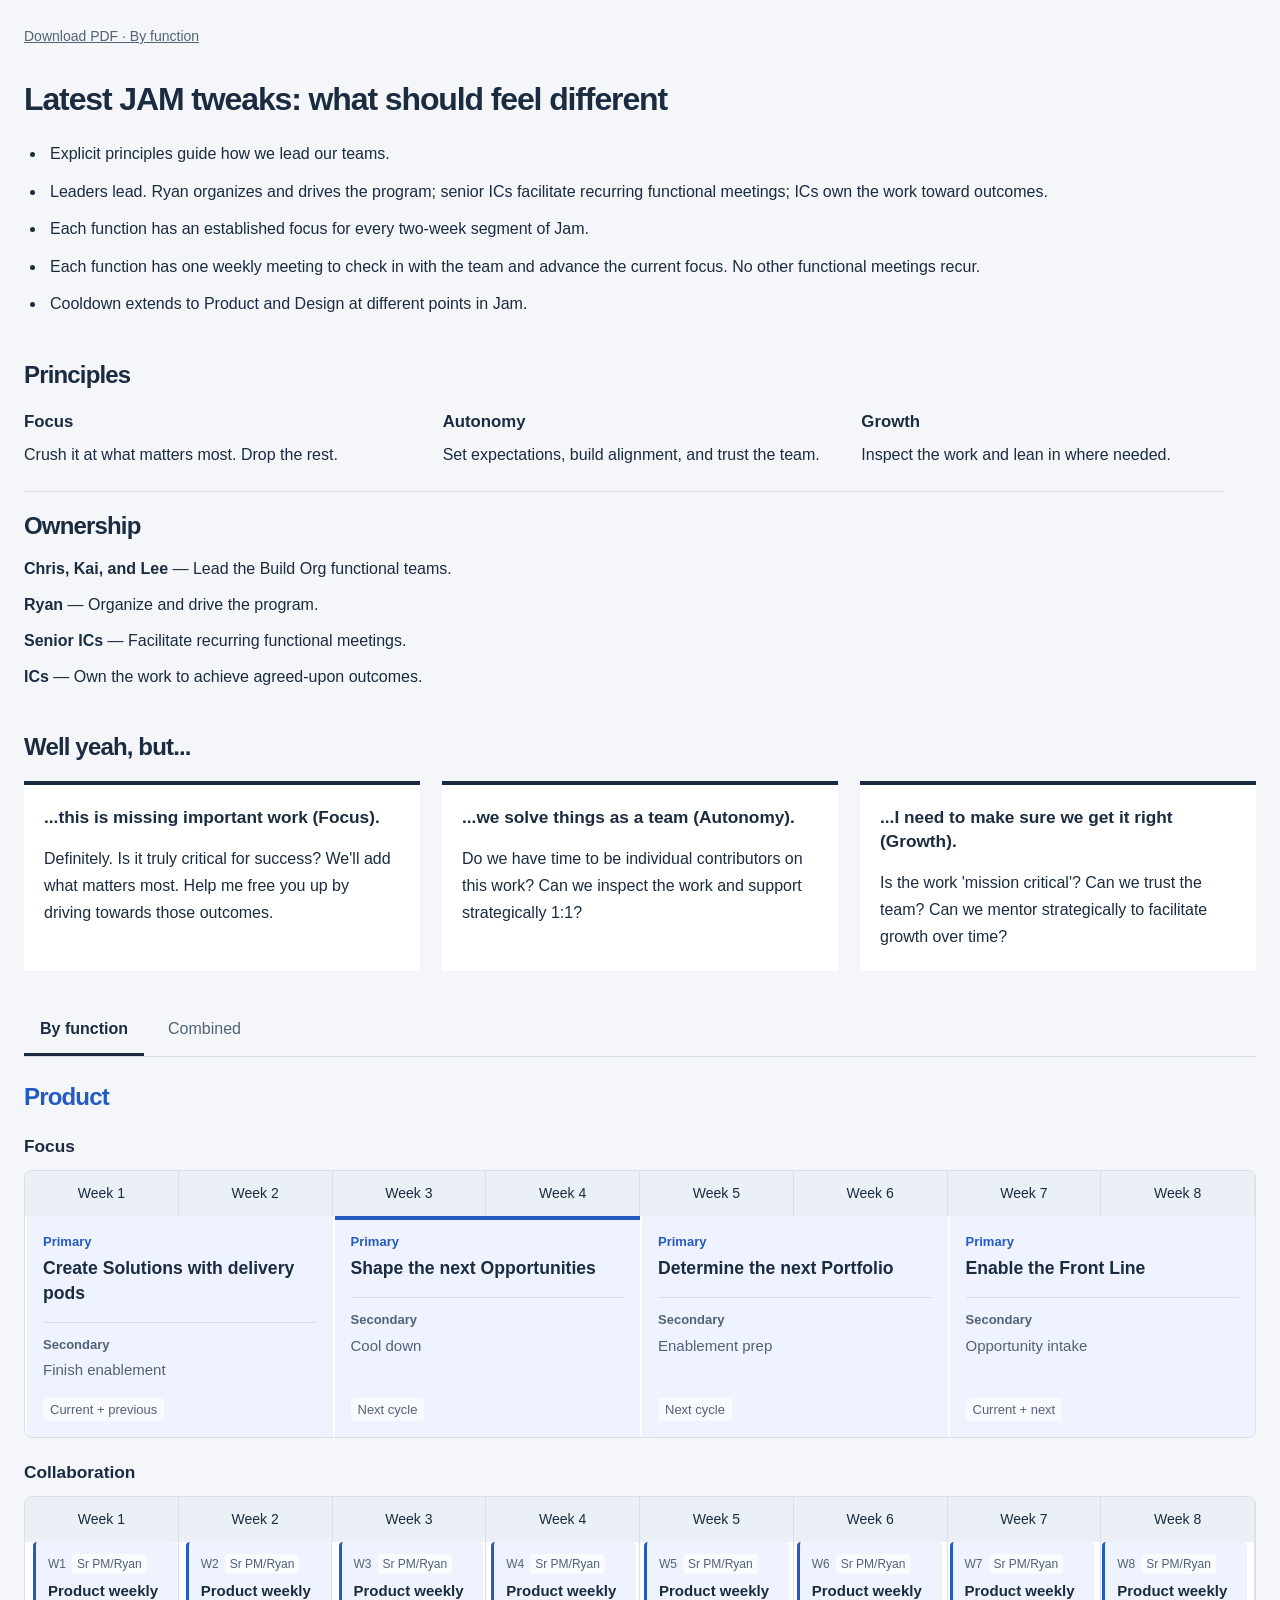
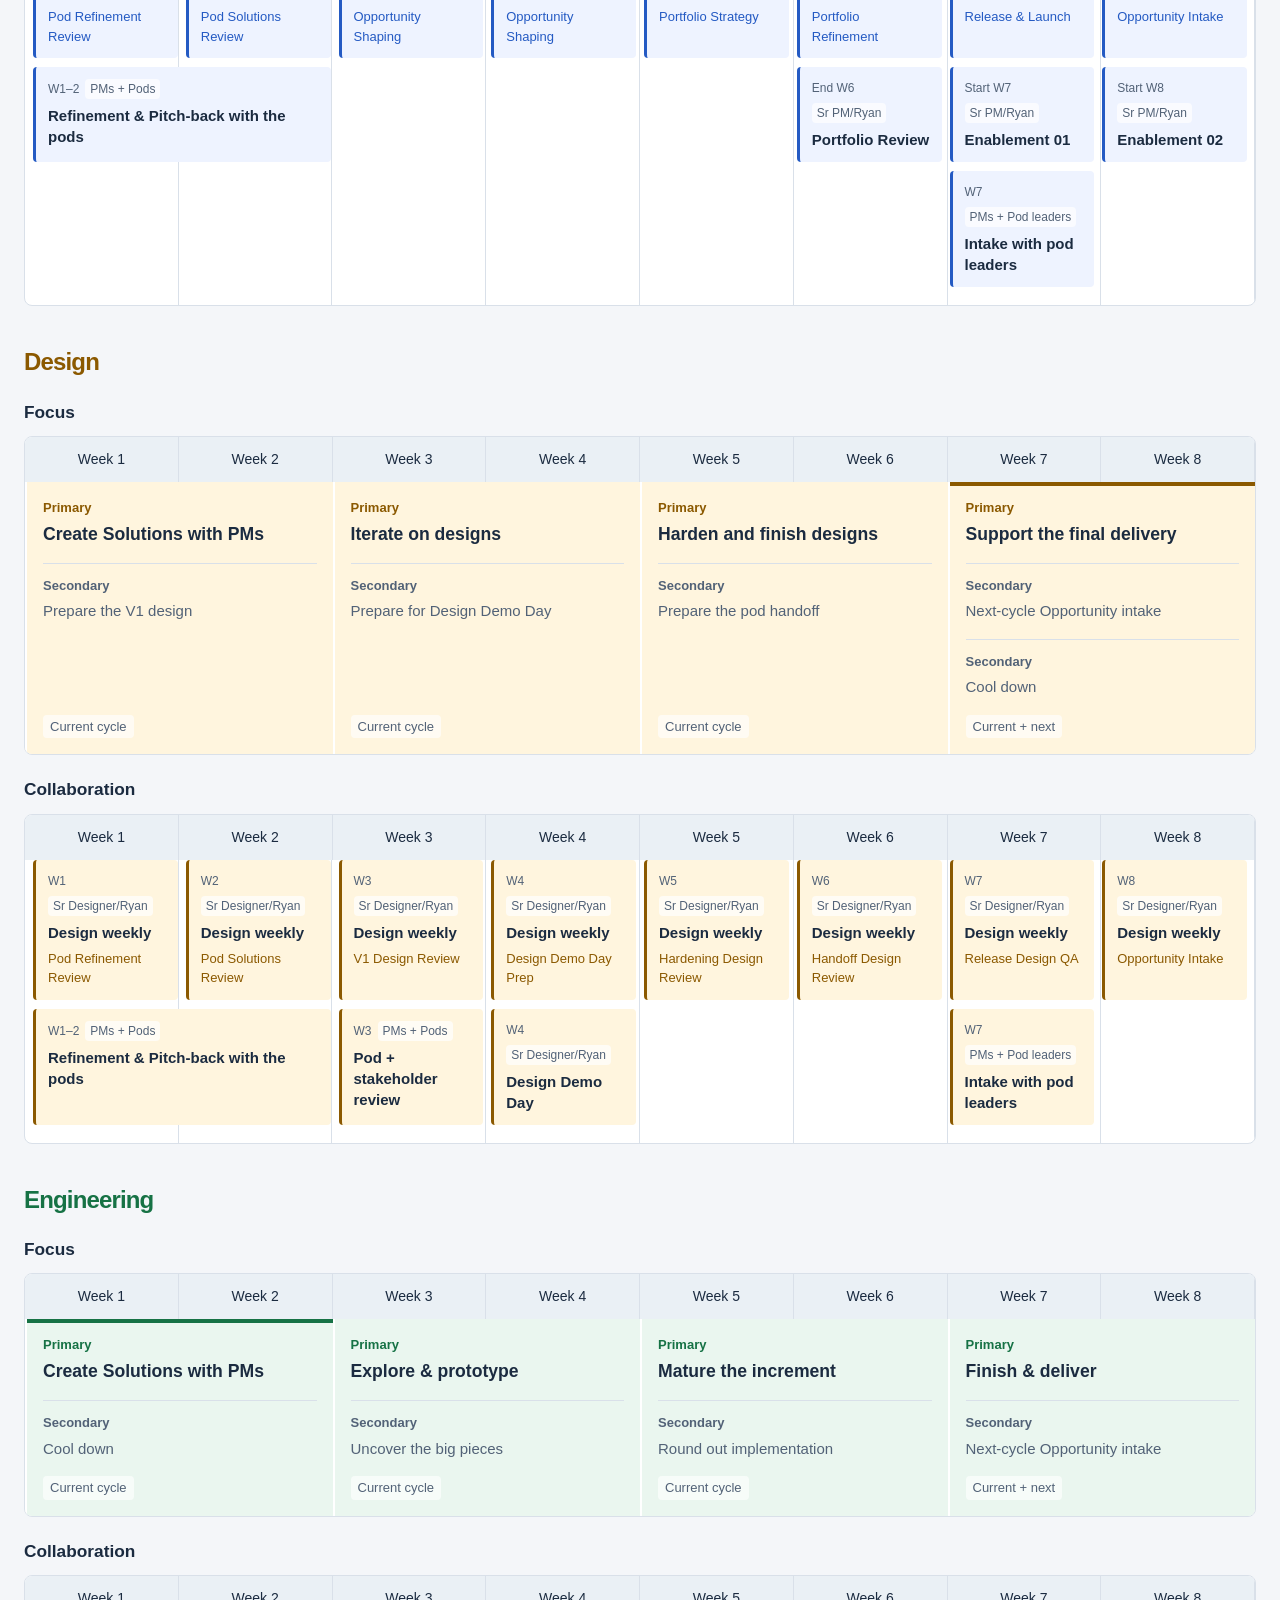
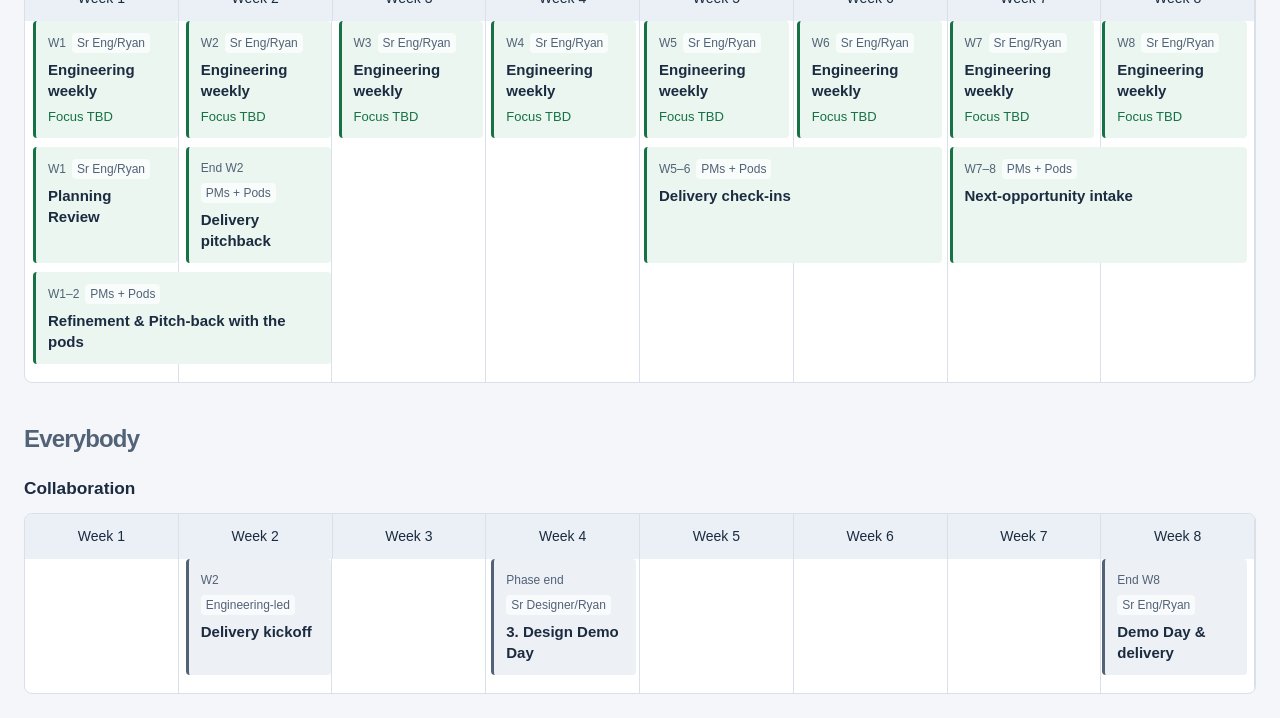
<file: working-model/index.html>
<!doctype html>
<html lang="en">
<head>
  <meta charset="utf-8">
  <meta name="viewport" content="width=device-width, initial-scale=1">
  <meta name="description" content="Explore the eight-week JAM cycle, each team's work, shared milestones, and staggered cooldown. A working model for discussion.">
  <title>JAM Cycle Working Model</title>
  <link rel="icon" type="image/svg+xml" href="data:image/svg+xml,%3Csvg xmlns='http://www.w3.org/2000/svg' viewBox='0 0 32 32'%3E%3Crect width='32' height='32' rx='7' fill='%231b2b40'/%3E%3Cpath d='M8 9h16v4H8zm0 6h11v4H8zm0 6h16v4H8z' fill='%23ffffff'/%3E%3C/svg%3E">
  <link rel="stylesheet" href="./styles.css">
  <link rel="stylesheet" href="./overview.css">
  <script src="./model.js" defer></script>
  <script src="./overview.js" defer></script>
  <script src="./map-details.js" defer></script>
  <script src="./working-map.js" defer></script>
  <script src="./app.js" defer></script>
</head>
<body class="overview-active">
  <a class="skip" href="#main">Skip to cycle views</a>
  <header class="single-header"><div class="public-download"><a href="jam-cycle-main-page.pdf">Download PDF · By function</a></div><div class="map-editor-controls"><span id="edit-status" role="status"></span><button id="edit-map">Edit model</button><button id="save-map" hidden>Save</button><button id="cancel-map" hidden>Cancel</button></div></header>
  <main id="main">
    <section id="page-introduction" class="single-section"></section>
    <section id="page-principles" class="single-section"></section>
    <section id="page-challenge" class="single-section"></section>
    <nav class="layout-tabs" role="tablist" aria-label="View focus and collaboration"><button role="tab" id="layout-function" aria-selected="true" aria-controls="function-view" data-layout="function">By function</button><button role="tab" id="layout-combined" aria-selected="false" aria-controls="combined-view" data-layout="combined" tabindex="-1">Combined</button></nav>
    <div id="combined-view" role="tabpanel" aria-labelledby="layout-combined" hidden>
    <section id="page-focus" class="single-section"></section>
    <section id="page-collaboration" class="single-section"></section>
    </div>
    <div id="function-view" role="tabpanel" aria-labelledby="layout-function"></div>
  </main>
  <noscript>This map needs JavaScript to show its interactive views. The working model uses four two-week phases: planning; early delivery and opportunity shaping; mature delivery and portfolio selection; finishing and next-opportunity intake.</noscript>
</body>
</html>
</file>
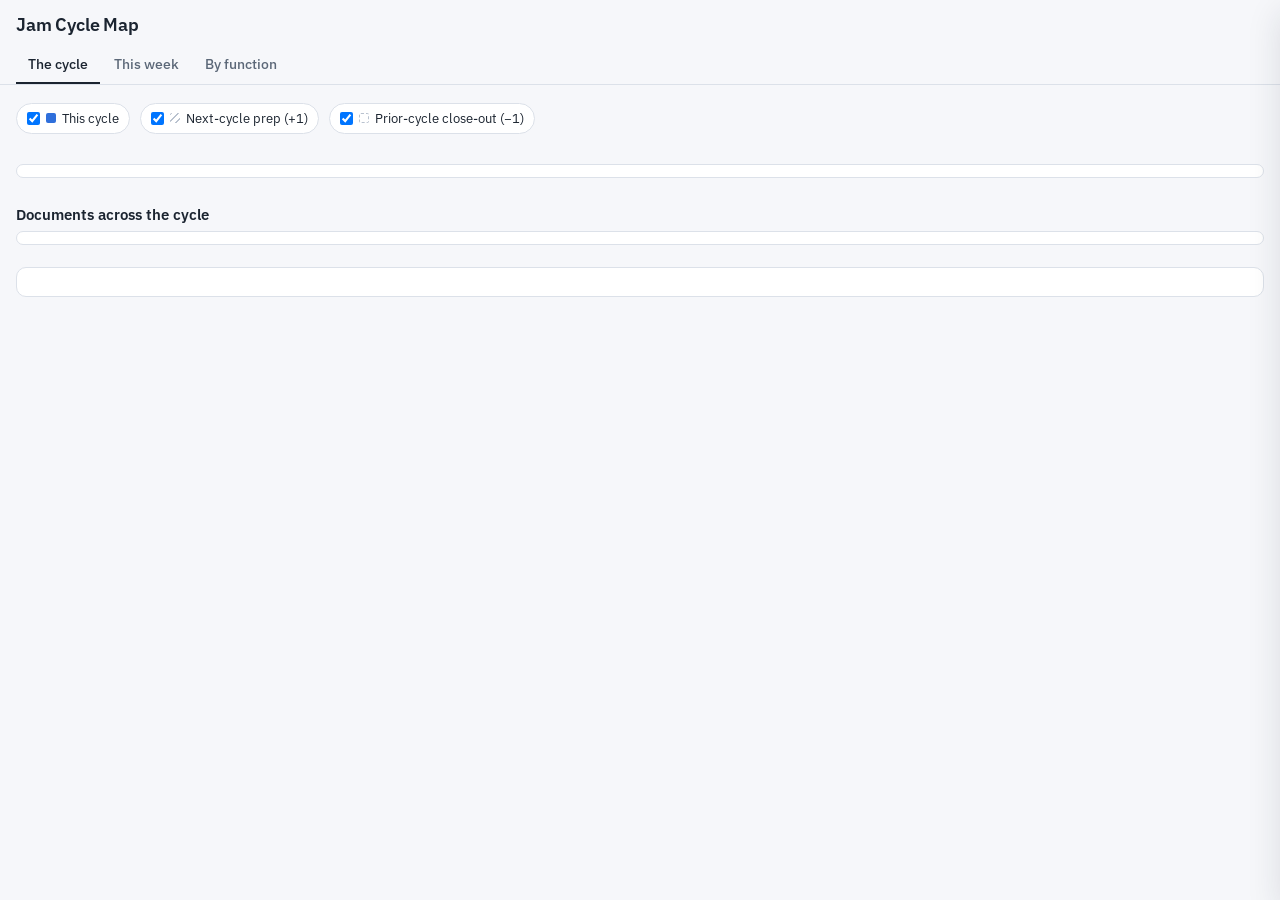
<file: template.html>
<meta charset="utf-8">
<title>Jam Cycle Map</title>
<link rel="stylesheet" href="https://fonts.googleapis.com/css2?family=IBM+Plex+Sans:wght@400;500;600&family=IBM+Plex+Mono:wght@400;500&display=swap">
<style>
:root{
  --bg:#F6F7FA; --surface:#FFFFFF; --ink:#1B2430; --muted:#5C6878; --line:#DCE1E9; --line-strong:#B9C2CF;
  --hover:#EEF1F6; --chip:#E9EDF3;
  --product:#2F6FDB; --engineering:#2E9E5B; --design:#D9961F; --pmm:#CF3F97; --program:#6B5BD2;
  --product-soft:#E3ECFB; --engineering-soft:#E1F3E8; --design-soft:#FBEFD6; --pmm-soft:#F9E1F0; --program-soft:#E9E6F9;
  --org:#1B2430; --build:#0E7C86; --shadow:0 12px 32px rgba(27,36,48,.12);
}
@media (prefers-color-scheme: dark){
  :root:not([data-theme="light"]){
    --bg:#12161C; --surface:#1A1F27; --ink:#E8ECF2; --muted:#98A3B3; --line:#2B323D; --line-strong:#465064;
    --hover:#222936; --chip:#262D38;
    --product:#6D9BF0; --engineering:#5CC487; --design:#E7B24C; --pmm:#E56FB8; --program:#9B8DF0;
    --product-soft:#1F2C44; --engineering-soft:#1B3328; --design-soft:#3A2F17; --pmm-soft:#3B1F31; --program-soft:#28244A;
    --org:#E8ECF2; --build:#3FB8C4; --shadow:0 12px 32px rgba(0,0,0,.5);
  }
}
:root[data-theme="dark"]{
  --bg:#12161C; --surface:#1A1F27; --ink:#E8ECF2; --muted:#98A3B3; --line:#2B323D; --line-strong:#465064;
  --hover:#222936; --chip:#262D38;
  --product:#6D9BF0; --engineering:#5CC487; --design:#E7B24C; --pmm:#E56FB8; --program:#9B8DF0;
  --product-soft:#1F2C44; --engineering-soft:#1B3328; --design-soft:#3A2F17; --pmm-soft:#3B1F31; --program-soft:#28244A;
  --org:#E8ECF2; --build:#3FB8C4; --shadow:0 12px 32px rgba(0,0,0,.5);
}
*{box-sizing:border-box}
body{background:var(--bg);color:var(--ink);font-family:"IBM Plex Sans",system-ui,-apple-system,sans-serif;font-size:14px;line-height:1.45;margin:0}
.mono{font-family:"IBM Plex Mono",ui-monospace,SFMono-Regular,Menlo,monospace}
button{font:inherit;color:inherit;background:none;border:0;cursor:pointer}
button:focus-visible,[tabindex]:focus-visible{outline:2px solid var(--product);outline-offset:2px}

.top{position:sticky;top:env(safe-area-inset-top,0px);z-index:5;background:var(--bg);border-bottom:1px solid var(--line);padding:12px 16px 0}
.top-row{display:flex;align-items:baseline;gap:14px;flex-wrap:wrap;max-width:1400px;margin:0 auto}
h1{font-size:18px;font-weight:600;margin:0;letter-spacing:-.01em}
.version{color:var(--muted);font-size:12px}
.tabs{display:flex;gap:2px;margin-top:8px;max-width:1400px;margin-inline:auto;overflow-x:auto}
.tab{padding:8px 12px;border-bottom:2px solid transparent;color:var(--muted);font-weight:500;white-space:nowrap}
.tab[aria-selected="true"]{color:var(--ink);border-color:var(--ink)}
.tab:hover{color:var(--ink)}

main{max-width:1400px;margin:0 auto;padding:18px 16px 60px}
.view[hidden]{display:none}
.intro{color:var(--muted);max-width:68ch;margin:0 0 14px}
.controls{display:flex;gap:10px;flex-wrap:wrap;align-items:center;margin-bottom:14px}
.controls.groups{gap:8px;margin-bottom:16px}
.controls.groups .toggle .dot{flex:none}
.ctl-label{font-size:11px;text-transform:uppercase;letter-spacing:.06em;color:var(--muted);font-weight:600}
.toggle{display:inline-flex;align-items:center;gap:6px;padding:5px 10px;border:1px solid var(--line);border-radius:999px;background:var(--surface);font-size:12.5px}
.toggle input{margin:0}
.swatch{width:10px;height:10px;border-radius:2px;display:inline-block}
.swatch.c1{background:repeating-linear-gradient(135deg,var(--line-strong) 0 2px,transparent 2px 5px)}
.swatch.cm1{border:1.5px dashed var(--line-strong)}
.legend{display:flex;gap:14px;flex-wrap:wrap;color:var(--muted);font-size:12.5px;align-items:center}
.legend .k{display:inline-flex;align-items:center;gap:6px}
.dot{width:10px;height:10px;border-radius:50%;display:inline-block;background:var(--muted)}
.dot.org{background:var(--org)}
.dot.build{background:var(--build);border-radius:3px}
.dot.leadership{background:var(--org);border-radius:2px}
.dot.gtm{background:var(--program)}
.dot.product{background:var(--product)}
.dot.design{background:var(--design)}
.dot.engineering{background:var(--engineering)}
.dot.team{background:var(--surface);border:2px solid var(--muted)}
.dot.gate{background:var(--design);border-radius:2px;transform:rotate(45deg)}

/* ---- cycle map ---- */
.map-wrap{overflow-x:auto;background:var(--surface);border:1px solid var(--line);border-radius:10px}
.map{min-width:920px;padding:0 calc((100% - 190px) / 17) 12px 0}
.grid{display:grid;grid-template-columns:190px repeat(8,1fr);position:relative}
.phase-row .phase{grid-row:1;text-transform:uppercase;letter-spacing:.06em;font-size:11px;color:var(--muted);padding:12px 10px 4px;border-bottom:1px solid var(--line)}
.phase-row .phase.p2{border-left:1px solid var(--line-strong)}
.week-row .wk{padding:6px 10px 8px;font-size:12px;color:var(--muted);border-bottom:1px solid var(--line)}
.week-row .wk.w3{border-left:1px solid var(--line-strong)}
.week-row .corner{border-bottom:1px solid var(--line)}
.ms-row{position:relative;height:72px;grid-column:1 / -1}
.ms-track{position:absolute;left:190px;right:0;top:0;bottom:0}
.ms-track::after{content:"";position:absolute;left:0;right:0;bottom:0;border-bottom:1px solid var(--line)}
.ms-group{position:absolute;top:10px;transform:translateX(-50%);display:flex;flex-direction:column;align-items:center;gap:6px;width:var(--msw)}
.ms-group.edge-first{transform:none}
.ms{display:block;width:100%;text-align:center;font-size:11.5px;line-height:1.25;padding:0 2px;transition:transform .12s}
.ms .lbl{color:var(--ink);font-weight:500;border:1px solid var(--line);background:var(--surface);border-radius:6px;padding:4px 8px;display:inline-flex;flex-direction:column;align-items:center;gap:2px}
.ms .lbl .who{display:inline-flex;align-items:center;gap:4px;font-size:9px;font-weight:600;letter-spacing:.07em;color:var(--muted);white-space:nowrap}
.ms .lbl .who .dot{width:7px;height:7px;flex:none}
.ms .lbl .nm::after{content:" ›";opacity:.55}
.ms .lbl .rep{font-size:9.5px;font-weight:400;color:var(--muted);white-space:nowrap}
.ms:hover .lbl,.ms:focus-visible .lbl{border-color:var(--line-strong);box-shadow:0 3px 10px rgba(27,36,48,.14)}
.ms.optional .lbl{color:var(--muted);font-weight:400;border-style:dashed}
.ms .lbl .cyc{color:var(--muted);font-weight:400}
.body{position:relative}
.lines{position:absolute;left:190px;right:0;top:0;bottom:0;pointer-events:none}
.line{position:absolute;top:0;bottom:0;width:0;border-left:1px solid var(--line)}
.line.ms-line{border-left:1.5px dashed var(--line-strong)}
.line.phase-line{border-left:1px solid var(--line-strong)}
.tick{position:absolute;top:0;height:14px;width:0;border-left:1.5px dotted var(--line-strong)}
.ms-track .tick{top:auto;bottom:0;height:12px}
.lane{display:grid;grid-template-columns:190px repeat(8,1fr);grid-auto-rows:minmax(48px,auto);border-top:1px solid var(--line);position:relative}
.lane + .lane{border-top:1px solid var(--line-strong)}
.lane-label{grid-row:1 / span 2;grid-column:1;padding:12px 12px 14px;border-right:1px solid var(--line);display:flex;flex-direction:column;gap:4px;position:sticky;left:0;background:var(--surface);z-index:2}
.lane-label b{font-weight:600;font-size:14px;display:flex;align-items:center;gap:8px}
.lane-label b::before{content:"";width:4px;height:16px;border-radius:2px;background:var(--lc)}
.lane-label .flag{font-size:10.5px;text-transform:uppercase;letter-spacing:.06em;color:var(--muted)}
.lane-label .sum{font-size:11.5px;color:var(--muted);line-height:1.35;visibility:hidden}
.lane:hover .lane-label .sum,.lane:focus-within .lane-label .sum{visibility:visible}
.blk{margin:6px 4px;padding:8px 24px 8px 10px;border-radius:6px;font-size:12.5px;line-height:1.3;text-align:left;position:relative;z-index:1;min-height:36px;display:flex;align-items:flex-start;gap:6px;border:1px solid transparent;transition:box-shadow .12s,transform .12s}
.blk::after{content:"›";position:absolute;right:8px;top:6px;font-size:16px;line-height:1;opacity:.55;font-weight:400}
.blk:hover::after,.blk:focus-visible::after{opacity:1}
.blk.primary{background:var(--lc);color:#fff;font-weight:500}
.blk.secondary{background:var(--lsoft);color:var(--ink)}
.blk.c1{background:repeating-linear-gradient(135deg,var(--lsoft) 0 3px,var(--surface) 3px 7px);border-color:var(--lc);color:var(--ink);font-weight:500}
.blk.c1.secondary{font-weight:400;opacity:.9}
.blk.cm1{background:var(--surface);border:1.5px dashed var(--lc);color:var(--ink)}
.blk:hover{box-shadow:0 0 0 2px var(--lc) inset,0 4px 12px rgba(27,36,48,.18);transform:translateY(-1px)}
.blk.secondary:hover,.blk.c1:hover,.blk.cm1:hover{box-shadow:0 0 0 1.5px var(--lc) inset,0 4px 12px rgba(27,36,48,.14)}
.blk .cyc{font-size:10px;padding:1px 5px;border-radius:3px;background:rgba(0,0,0,.08);white-space:nowrap;flex:none;margin-top:1px}
.blk.primary.c0 .cyc{display:none}
.blk.c1 .cyc,.blk.cm1 .cyc{background:var(--lc);color:#fff}
.blk.faded{opacity:.18;pointer-events:none}

/* artifacts */
.arts{margin-top:26px}
.arts h2,.section h2{font-size:15px;font-weight:600;margin:0 0 6px}
.arts .intro{margin-bottom:10px}
.art-grid{display:grid;grid-template-columns:190px repeat(8,1fr);border-top:1px solid var(--line);position:relative}
.art-row{display:contents}
.art-row .art-label{grid-column:1;padding:12px 26px 12px 12px;border-right:1px solid var(--line);border-bottom:1px solid var(--line);font-size:12.5px;position:sticky;left:0;background:var(--surface);z-index:2;text-align:left;position:sticky;transition:background .12s}
.art-row .art-label::after{content:"›";position:absolute;right:10px;top:10px;font-size:16px;opacity:.55}
.art-row .art-label:hover{background:var(--hover)}
.art-row .art-label:hover::after{opacity:1}
.art-row .art-label b{display:block;font-weight:600}
.art-row .art-label span{color:var(--muted);font-size:11.5px}
.art-track{grid-column:2 / -1;position:relative;height:72px;border-bottom:1px solid var(--line)}
.art-bar{position:absolute;top:26px;height:3px;background:var(--line-strong);border-radius:2px}
.art-bar.c1{background:repeating-linear-gradient(90deg,var(--line-strong) 0 6px,transparent 6px 10px)}
.art-bar.ongoing{background:repeating-linear-gradient(90deg,var(--line-strong) 0 2px,transparent 2px 7px)}
.art-ongoing{position:absolute;top:34px;left:0;right:0;text-align:center;font-size:10.5px;color:var(--muted)}
.cp{position:absolute;top:20px;transform:translateX(-50%);display:flex;flex-direction:column;align-items:center;gap:3px;width:92px}
.cp i{width:14px;height:14px;border-radius:50%;background:var(--surface);border:3px solid var(--ink);display:block}
.cp.has-r i{background:var(--ink)}
.cp small{font-size:10.5px;color:var(--muted);line-height:1.15;text-align:center}
.cp b{font-size:10.5px;font-weight:600;color:var(--ink);position:absolute;top:-16px;white-space:nowrap}
.art-after{display:inline-block;margin-top:4px;font-size:10.5px;color:var(--muted);background:var(--chip);padding:2px 6px;border-radius:3px}

.notes{margin-top:22px;padding:14px 16px;border:1px solid var(--line);border-radius:10px;background:var(--surface)}
.notes h2{font-size:13px;text-transform:uppercase;letter-spacing:.06em;color:var(--muted);margin:0 0 8px;font-weight:600}
.notes ul{margin:0;padding-left:18px;color:var(--ink)}
.notes li{margin:3px 0}

/* ---- other views ---- */
.pick{display:flex;gap:6px;flex-wrap:wrap;margin-bottom:16px}
.pick button{padding:6px 12px;border:1px solid var(--line);border-radius:6px;background:var(--surface);font-weight:500}
.pick button[aria-pressed="true"]{background:var(--ink);color:var(--bg);border-color:var(--ink)}
.cards{display:grid;grid-template-columns:repeat(auto-fill,minmax(300px,1fr));gap:12px}
.card{background:var(--surface);border:1px solid var(--line);border-radius:10px;padding:14px 16px}
.card h3{font-size:14px;font-weight:600;margin:0 0 4px;display:flex;align-items:center;gap:8px;flex-wrap:wrap}
.card h3 .dot{flex:none}
.card .meta{color:var(--muted);font-size:12px;margin-bottom:8px}
.card p{margin:6px 0}
.kv{display:grid;grid-template-columns:78px 1fr;gap:4px 10px;font-size:12.5px;margin-top:8px}
.kv dt{color:var(--muted)} .kv dd{margin:0}
.kv ul{margin:0;padding-left:16px}
.pill{font-size:10.5px;padding:2px 7px;border-radius:999px;background:var(--chip);color:var(--muted);text-transform:uppercase;letter-spacing:.05em;font-weight:500}
.pill.c1{border:1px solid var(--line-strong)}
.wk-cols{display:grid;grid-template-columns:repeat(auto-fill,minmax(260px,1fr));gap:12px}
.wk-lane{background:var(--surface);border:1px solid var(--line);border-radius:10px;padding:12px 14px;border-top:3px solid var(--lc)}
.wk-lane h3{font-size:13.5px;margin:0 0 8px;font-weight:600}
.wk-lane .blk{margin:6px 0}
.bounds{display:grid;grid-template-columns:repeat(3,1fr);gap:12px;margin-bottom:14px}
.bound{background:var(--surface);border:1px solid var(--line);border-radius:10px;padding:12px 14px}
.bound h3{font-size:12px;text-transform:uppercase;letter-spacing:.06em;color:var(--muted);margin:0 0 8px;font-weight:600}
.bound .ms-item{display:flex;gap:8px;align-items:flex-start;padding:8px 26px 8px 6px;border-top:1px solid var(--line);text-align:left;width:100%;position:relative;border-radius:6px}
.bound .ms-item::after{content:"›";position:absolute;right:10px;top:8px;font-size:16px;opacity:.55}
.bound .ms-item:hover{background:var(--hover)}
.bound .ms-item:first-of-type{border-top:0}
.bound .ms-item b{font-weight:500}
.bound .ms-item small{color:var(--muted);display:block}
.empty{color:var(--muted);font-size:12.5px}
.fn-weeks{display:grid;grid-template-columns:repeat(8,1fr);gap:6px;margin-bottom:16px}
.fn-week{background:var(--surface);border:1px solid var(--line);border-radius:8px;padding:8px;min-height:120px}
.fn-week .wkh{font-size:11px;color:var(--muted);margin-bottom:6px}
.fn-week .blk{margin:4px 0;font-size:12px}
.fn-week .msdot{display:flex;gap:4px;flex-wrap:wrap;margin-top:6px}
.fn-week .msdot span{font-size:10.5px;color:var(--muted);display:inline-flex;align-items:center;gap:4px}
.fn-ms{margin-top:8px}
.fn-summary{background:var(--surface);border:1px solid var(--line);border-left:4px solid var(--lc);border-radius:10px;padding:12px 16px;margin-bottom:14px;max-width:70ch}
.fn-summary p{margin:0;color:var(--ink)}

/* drawer */
.drawer{position:fixed;top:env(safe-area-inset-top,0px);right:0;bottom:0;width:min(420px,100%);background:var(--surface);border-left:1px solid var(--line);box-shadow:var(--shadow);z-index:20;padding:18px 20px calc(20px + env(safe-area-inset-bottom,0px));overflow:auto;transform:translateX(100%);transition:transform .2s ease}
.drawer.open{transform:none}
@media (prefers-reduced-motion:reduce){.drawer,.blk,.ms,.art-label{transition:none}.blk:hover{transform:none}}
.drawer .close{position:absolute;top:12px;right:12px;width:32px;height:32px;border-radius:6px;font-size:18px;color:var(--muted)}
.drawer .close:hover{background:var(--hover)}
.drawer .eyebrow{font-size:11px;text-transform:uppercase;letter-spacing:.06em;color:var(--muted);display:flex;gap:8px;align-items:center;margin-bottom:6px}
.drawer h2{font-size:17px;margin:0 0 8px;font-weight:600;text-wrap:balance;padding-right:30px}
.drawer p{margin:8px 0;max-width:60ch}
.drawer .kv{grid-template-columns:86px 1fr}
.scrim{position:fixed;inset:0;z-index:19;display:none}
.scrim.open{display:block}

[hidden]{display:none!important}
.edited{color:var(--muted);font-size:12px}
.edit-toggle{margin-left:auto;display:inline-flex;align-items:center;gap:6px;font-size:12.5px;padding:4px 10px;border:1px solid var(--line);border-radius:999px;background:var(--surface);cursor:pointer}
.edit-toggle input{margin:0}
body.editing .edit-toggle{border-color:var(--program);color:var(--program);font-weight:500}
.edit-note{font-size:12px;color:var(--muted);background:var(--program-soft);border-radius:6px;padding:8px 10px;margin:0 0 12px}
.form{display:grid;gap:10px}
.form label{display:grid;gap:4px;font-size:11.5px;color:var(--muted);text-transform:uppercase;letter-spacing:.05em}
.form input,.form textarea,.form select{font:inherit;font-size:13px;color:var(--ink);background:var(--bg);border:1px solid var(--line);border-radius:6px;padding:7px 9px;text-transform:none;letter-spacing:0;width:100%}
.form textarea{min-height:88px;resize:vertical;line-height:1.4}
.form .row{display:grid;grid-template-columns:1fr 1fr;gap:10px}
.form .row3{display:grid;grid-template-columns:1fr 1fr 1fr;gap:10px}
.form .actions{display:flex;gap:8px;align-items:center;margin-top:4px;flex-wrap:wrap}
.btn{padding:7px 14px;border-radius:6px;border:1px solid var(--line);background:var(--surface);font-weight:500}
.btn.primary{background:var(--ink);color:var(--bg);border-color:var(--ink)}
.btn:disabled{opacity:.5;cursor:default}
.btn.quiet{border-color:transparent;color:var(--muted)}
.form .err{color:#B42318;font-size:12.5px}
.toast{position:fixed;left:50%;bottom:calc(20px + env(safe-area-inset-bottom,0px));transform:translateX(-50%);background:var(--ink);color:var(--bg);padding:9px 14px;border-radius:8px;font-size:13px;z-index:30;box-shadow:var(--shadow);max-width:90vw}
.lane-label{cursor:default}
body.editing .lane-label{cursor:pointer}
body.editing .lane-label:hover{background:var(--hover)}
@media (max-width:640px){
  .bounds{grid-template-columns:1fr}
  .fn-weeks{grid-template-columns:repeat(2,1fr)}
}
</style>

<header class="top">
  <div class="top-row">
    <h1>Jam Cycle Map</h1>
    <span class="version mono" id="version"></span>
    <span class="edited mono" id="edited"></span>
    <label class="edit-toggle" id="edit-toggle" hidden><input type="checkbox" id="edit-mode"> Edit</label>
  </div>
  <nav class="tabs" role="tablist" id="tabs">
    <button class="tab" role="tab" data-view="cycle" aria-selected="true">The cycle</button>
    <button class="tab" role="tab" data-view="week" aria-selected="false">This week</button>
    <button class="tab" role="tab" data-view="function" aria-selected="false">By function</button>
  </nav>
</header>

<main>
  <section class="view" id="view-cycle">
    <div class="controls">
      <label class="toggle"><input type="checkbox" id="show-c0" checked> <span class="swatch" style="background:var(--product)"></span> This cycle</label>
      <label class="toggle"><input type="checkbox" id="show-c1" checked> <span class="swatch c1"></span> Next-cycle prep (+1)</label>
      <label class="toggle"><input type="checkbox" id="show-cm1" checked> <span class="swatch cm1"></span> Prior-cycle close-out (−1)</label>
    </div>
    <div class="controls groups" id="group-controls"></div>
    <div class="map-wrap"><div class="map" id="map"></div></div>

    <div class="arts">
      <h2>Documents across the cycle</h2>
      <div class="map-wrap"><div class="map" id="artmap"></div></div>
    </div>

    <div class="notes" id="notes"></div>
  </section>

  <section class="view" id="view-week" hidden>
    <div class="pick" id="week-pick"></div>
    <div id="week-body"></div>
  </section>

  <section class="view" id="view-function" hidden>
    <div class="pick" id="fn-pick"></div>
    <div class="map-wrap"><div class="map" id="fn-map"></div></div>
  </section>


</main>

<div class="scrim" id="scrim"></div>
<div class="toast" id="toast" hidden></div>
<aside class="drawer" id="drawer" aria-live="polite">
  <button class="close" id="drawer-close" aria-label="Close">×</button>
  <div id="drawer-body"></div>
</aside>

<script id="data" type="application/json">__DATA__</script>
<script id="tpl" type="application/json">__TPL__</script>
<script>
const D = JSON.parse(document.getElementById('data').textContent);
const W = D.meta.cycleWeeks;
const laneById = Object.fromEntries(D.lanes.map(l=>[l.id,l]));
const GROUPS = D.meta.groups;
const HIDDEN_LABEL = {team:'Team or pod (not drawn)', gate:'Decision (not drawn)'};
const KIND_LABEL = Object.assign(Object.fromEntries(GROUPS.map(g=>[g.id,g.name])), HIDDEN_LABEL);
const KIND_SHORT = Object.fromEntries(GROUPS.map(g=>[g.id,g.short]));
const shown = new Set(GROUPS.filter(g=>g.default).map(g=>g.id));
const cycClass = c => c===1?'c1':c===-1?'cm1':'c0';
const cycLabel = c => c===1?'+1':c===-1?'−1':'';
const cycName = c => c===1?D.meta.legend.cycle1:c===-1?D.meta.legend.cycleMinus1:D.meta.legend.cycle0;
const esc = s => String(s??'').replace(/[&<>"]/g,m=>({'&':'&amp;','<':'&lt;','>':'&gt;','"':'&quot;'}[m]));
const pct = b => (b/W*100)+'%';
const boundaryName = b => b%1!==0 ? 'Middle of week '+Math.ceil(b)
  : b===0?'Start of week 1':b===W?'End of week '+W:'End of week '+b+' / start of week '+(b+1);

document.getElementById('version').textContent = D.meta.version;

/* ---------- cycle map ---------- */
const visibleMs = () => D.milestones.filter(m=>m.at!==null && shown.has(m.kind));

function laneMapHTML(lanes){
  let h = '';
  h += '<div class="grid phase-row"><div class="phase"></div>';
  D.meta.phases.forEach((p,i)=>{ const span=p.weeks[1]-p.weeks[0]+1; h+=`<div class="phase ${i>0?'p2':''}" style="grid-column:span ${span}">${esc(p.name)} · ${span} wk</div>`; });
  h += '</div>';
  h += '<div class="grid week-row"><div class="corner"></div>';
  for(let w=1;w<=W;w++) h += `<div class="wk mono ${w===3?'w3':''}">Week ${w}</div>`;
  h += '</div>';
  const vis = visibleMs();
  const byAt = {};
  vis.forEach(m=>{ (byAt[m.at]=byAt[m.at]||[]).push(m); });
  h += `<div class="grid"><div class="ms-row"><div class="ms-track" style="--msw:calc(100% / ${W} - 10px)">`;
  [...new Set(vis.filter(m=>m.at%1!==0).map(m=>m.at))].forEach(at=>{
    h += `<div class="tick" style="left:${pct(at)}"></div>`;
  });
  Object.keys(byAt).map(Number).sort((a,b)=>a-b).forEach(at=>{
    const list = byAt[at];
    const edge = at===0?' edge-first':'';
    h += `<div class="ms-group${at%1!==0?' mid':''}${edge}" style="left:${pct(+at)}">`;
    list.forEach(m=>{
      h += `<button class="ms ${m.status==='optional'?'optional':''}" data-ms="${m.id}" title="${esc(m.name)}"><span class="lbl">`
        + `<span class="who"><i class="dot ${m.kind}"></i>${esc(KIND_SHORT[m.kind]||m.kind)}</span>`
        + `<span class="nm">${esc(m.name)}${m.cycle===1?' <span class="cyc">(+1)</span>':''}</span>`
        + (m.repeats?`<span class="rep">× ${esc(m.repeats)}</span>`:'')
        + `</span></button>`;
    });
    h += '</div>';
  });
  h += '</div></div></div>';
  h += '<div class="body"><div class="lines">';
  for(let b=1;b<W;b++){
    const isMs = vis.some(m=>m.at===b);
    h += `<div class="line ${b===2?'phase-line':''} ${isMs?'ms-line':''}" style="left:${pct(b)}"></div>`;
  }
  [...new Set(vis.filter(m=>m.at%1!==0).map(m=>m.at))].forEach(at=>{
    h += `<div class="tick" style="left:${pct(at)}"></div>`;
  });
  h += '</div>';
  lanes.forEach(l=>{
    h += `<div class="lane" style="--lc:var(--${l.color});--lsoft:var(--${l.color}-soft)">`;
    h += `<div class="lane-label" data-lane="${l.id}"><b>${esc(l.name)}</b>${l.flag?`<span class="flag">${esc(l.flag)}</span>`:''}<span class="sum">${esc(l.summary)}</span></div>`;
    D.activities.map((a,i)=>({a,i})).filter(x=>x.a.lane===l.id).forEach(({a,i})=>{
      const row = a.layer==='primary'?1:2;
      h += `<button class="blk ${a.layer} ${cycClass(a.cycle)}" style="grid-row:${row};grid-column:${a.weeks[0]+1} / ${a.weeks[1]+2}" data-act="${i}">${a.cycle!==0?`<span class="cyc">${cycLabel(a.cycle)}</span>`:''}<span>${esc(a.title)}</span></button>`;
    });
    h += '</div>';
  });
  h += '</div>';
  return h;
}

function sizeMsRows(){
  // Two bands: chips on week boundaries up top, mid-week chips below them. A mid-week
  // position sits half a week from its neighbours, which is too close to share a band.
  document.querySelectorAll('.ms-row').forEach(row=>{
    const groups=[...row.querySelectorAll('.ms-group')];
    const onBoundary=groups.filter(g=>!g.classList.contains('mid'));
    const midWeek=groups.filter(g=>g.classList.contains('mid'));
    const boundaryH=onBoundary.length?Math.max(...onBoundary.map(g=>g.offsetHeight)):0;
    const band=boundaryH?boundaryH+10:0;
    midWeek.forEach(g=>{ g.style.top=(10+band)+'px'; });
    const midH=midWeek.length?Math.max(...midWeek.map(g=>g.offsetHeight)):0;
    row.style.height=Math.max(72, 10+band+midH+12)+'px';
  });
}
function buildMap(){
  document.getElementById('map').innerHTML = laneMapHTML(D.lanes);

  const am = document.getElementById('artmap');
  let g = '<div class="grid week-row"><div class="corner"></div>';
  for(let w=1;w<=W;w++) g += `<div class="wk mono ${w===3?'w3':''}">Week ${w}</div>`;
  g += '</div><div class="art-grid">';
  D.artifacts.forEach((a,i)=>{
    const cps = a.checkpoints || [];
    g += `<div class="art-row"><button class="art-label" data-art="${i}"><b>${esc(a.name)}</b><span>${esc(a.owner)}</span>${a.after?`<span class="art-after">→ ${esc(a.after)}</span>`:''}</button><div class="art-track">`;
    if(!cps.length){
      g += `<div class="art-bar ongoing" style="left:0;width:100%"></div><div class="art-ongoing">${esc(a.cadence||'Ongoing')}</div>`;
    } else {
      const from = Math.min(...cps.map(c=>c.at)), to = Math.max(...cps.map(c=>c.at));
      g += `<div class="art-bar ${a.cycle===1?'c1':''}" style="left:${pct(from)};width:calc(${pct(to)} - ${pct(from)})"></div>`;
      cps.forEach(c=>{
        g += `<div class="cp ${c.readiness?'has-r':''}" style="left:${pct(c.at)}">${c.readiness?`<b>${esc(c.readiness)}</b>`:''}<i></i><small>${esc(c.label)}</small></div>`;
      });
    }
    g += '</div></div>';
  });
  g += '</div>';
  am.innerHTML = g;

  const notesEl = document.getElementById('notes');
  if(D.meta.showNotes && D.notes && D.notes.length){ notesEl.innerHTML = `<h2>Notes and recent changes</h2><ul>${D.notes.map(n=>`<li>${esc(n)}</li>`).join('')}</ul>`; } else { notesEl.hidden = true; }
}

function buildGroupControls(){
  document.getElementById('group-controls').innerHTML = '<span class="ctl-label">Meetings</span>'
    + GROUPS.map(g=>`<label class="toggle"><input type="checkbox" data-group="${g.id}" ${shown.has(g.id)?'checked':''}> <i class="dot ${g.id}"></i> ${esc(g.name)}</label>`).join('')
    + '<button class="btn quiet" data-groups="all">All</button><button class="btn quiet" data-groups="none">None</button>';
}
function redrawMaps(){ buildMap(); buildWeek(); buildFn(); applyFilters(); sizeMsRows(); }
document.getElementById('group-controls').addEventListener('change', e=>{
  const id = e.target.dataset.group; if(!id) return;
  if(e.target.checked) shown.add(id); else shown.delete(id);
  redrawMaps();
});
document.getElementById('group-controls').addEventListener('click', e=>{
  const b = e.target.closest('[data-groups]'); if(!b) return;
  shown.clear();
  if(b.dataset.groups==='all') GROUPS.forEach(g=>shown.add(g.id));
  buildGroupControls(); redrawMaps();
});

function applyFilters(){
  const show = {c0:document.getElementById('show-c0').checked, c1:document.getElementById('show-c1').checked, cm1:document.getElementById('show-cm1').checked};
  document.querySelectorAll('#map .blk').forEach(b=>{
    const c = b.classList.contains('c1')?'c1':b.classList.contains('cm1')?'cm1':'c0';
    b.classList.toggle('faded', !show[c]);
  });
}

/* ---------- drawer ---------- */
const drawer = document.getElementById('drawer'), scrim = document.getElementById('scrim'), dbody = document.getElementById('drawer-body');
function openDrawer(html){ dbody.innerHTML = html; drawer.classList.add('open'); scrim.classList.add('open'); }
function closeDrawer(){ drawer.classList.remove('open'); scrim.classList.remove('open'); }
document.getElementById('drawer-close').onclick = closeDrawer; scrim.onclick = closeDrawer;
document.addEventListener('keydown', e=>{ if(e.key==='Escape') closeDrawer(); });

function list(arr){ return arr && arr.length ? `<ul>${arr.map(x=>`<li>${esc(x)}</li>`).join('')}</ul>` : '<span class="empty">None recorded</span>'; }

function msHTML(m){
  const where = m.at===null ? (m.status==='recurring'?'Recurring':'Unplaced') : boundaryName(m.at);
  return `<div class="eyebrow"><i class="dot ${m.kind}"></i>${KIND_LABEL[m.kind]||m.kind}${m.status?` · <span class="pill">${esc(m.status)}</span>`:''}${m.cycle===1?` · <span class="pill c1">for next cycle</span>`:''}</div>
  <h2>${esc(m.name)}</h2>
  <p class="meta mono" style="color:var(--muted);font-size:12px">${where}</p>
  ${m.detail?`<p>${esc(m.detail)}</p>`:''}
  <dl class="kv"><dt>Who attends</dt><dd>${esc(m.audience)}</dd>${m.repeats?`<dt>How often</dt><dd>Once ${esc(m.repeats)}</dd>`:''}<dt>Inputs</dt><dd>${list(m.inputs)}</dd><dt>Outcomes</dt><dd>${list(m.outcomes)}</dd></dl>`;
}
function actHTML(a){
  const l = laneById[a.lane];
  const wk = a.weeks[0]===a.weeks[1]?`Week ${a.weeks[0]}`:`Weeks ${a.weeks[0]}–${a.weeks[1]}`;
  return `<div class="eyebrow"><span class="swatch" style="background:var(--${l.color})"></span>${esc(l.name)} · ${a.layer} focus · <span class="pill ${cycClass(a.cycle)}">${esc(cycName(a.cycle))}</span></div>
  <h2>${esc(a.title)}</h2><p class="mono" style="color:var(--muted);font-size:12px">${wk}</p><p>${esc(a.detail)}</p>`;
}
function artHTML(a){
  const cps = a.checkpoints || [];
  const progression = cps.length
    ? `<ul>${cps.map(c=>`<li>${boundaryName(c.at)}: ${esc(c.label)}${c.readiness?` <b>(${esc(c.readiness)})</b>`:''}</li>`).join('')}${a.after?`<li>${esc(a.after)}</li>`:''}</ul>`
    : esc(a.cadence||'Ongoing; no fixed points in the cycle');
  return `<div class="eyebrow">Document${a.cycle===1?' · <span class="pill c1">for next cycle</span>':''}</div><h2>${esc(a.name)}</h2>
  <p>${esc(a.purpose)}</p><dl class="kv"><dt>Owner</dt><dd>${esc(a.owner)}</dd><dt>Progression</dt><dd>${progression}</dd></dl>`;
}

let sel = null;
function renderSel(){
  if(!sel) return;
  if(EDIT.on) { openDrawer(EDIT.form(sel)); return; }
  if(sel.kind==='ms') openDrawer(msHTML(D.milestones.find(m=>m.id===sel.id)));
  else if(sel.kind==='act') openDrawer(actHTML(D.activities[sel.i]));
  else if(sel.kind==='art') openDrawer(artHTML(D.artifacts[sel.i]));
  else if(sel.kind==='lane') openDrawer(`<div class="eyebrow">Function</div><h2>${esc(laneById[sel.id].name)}</h2><p>${esc(laneById[sel.id].summary)}</p>`);
}
document.addEventListener('click', e=>{
  if(e.target.closest('#drawer')) return;
  const ms = e.target.closest('[data-ms]'); if(ms){ sel={kind:'ms', id:ms.dataset.ms}; renderSel(); return; }
  const act = e.target.closest('[data-act]'); if(act){ sel={kind:'act', i:+act.dataset.act}; renderSel(); return; }
  const art = e.target.closest('[data-art]'); if(art){ sel={kind:'art', i:+art.dataset.art}; renderSel(); return; }
  const lane = e.target.closest('[data-lane]'); if(lane && EDIT.on){ sel={kind:'lane', id:lane.dataset.lane}; renderSel(); return; }
});

/* ---------- this week ---------- */
let curWeek = 1, curFn = D.lanes[0].id;
function blkBtn(a, i){ return `<button class="blk ${a.layer} ${cycClass(a.cycle)}" data-act="${i}">${a.cycle!==0?`<span class="cyc">${cycLabel(a.cycle)}</span>`:''}<span>${esc(a.title)}</span></button>`; }
function msItem(m){ return `<button class="ms-item" data-ms="${m.id}"><i class="dot ${m.kind}" style="margin-top:4px;flex:none"></i><span><b>${esc(m.name)}</b>${m.cycle===1?' <span class="pill c1">+1</span>':''}<small>${esc(KIND_SHORT[m.kind]||m.kind)} · ${esc(m.audience)}</small></span></button>`; }
function buildWeek(){
  document.getElementById('week-pick').innerHTML = Array.from({length:W},(_,i)=>`<button aria-pressed="${i+1===curWeek}" data-week="${i+1}">Week ${i+1}</button>`).join('');
  const vis = visibleMs();
  const opens = vis.filter(m=>m.at===curWeek-1), during = vis.filter(m=>m.at===curWeek-0.5), closes = vis.filter(m=>m.at===curWeek);
  const phase = D.meta.phases.find(p=>curWeek>=p.weeks[0]&&curWeek<=p.weeks[1]);
  let h = `<p class="intro"><b>Week ${curWeek}</b> · ${esc(phase.name)}</p>`;
  const bound = (label, list2) => `<div class="bound"><h3>${label}</h3>${list2.length?list2.map(msItem).join(''):'<span class="empty">No milestone</span>'}</div>`;
  h += `<div class="bounds">${bound('Opens the week', opens)}${bound('During the week', during)}${bound('Closes the week', closes)}</div>`;
  h += '<div class="wk-cols">';
  D.lanes.forEach(l=>{
    const acts = D.activities.map((a,i)=>({a,i})).filter(x=>x.a.lane===l.id && curWeek>=x.a.weeks[0] && curWeek<=x.a.weeks[1]).sort((x,y)=>(x.a.layer==='primary'?0:1)-(y.a.layer==='primary'?0:1));
    h += `<div class="wk-lane" style="--lc:var(--${l.color});--lsoft:var(--${l.color}-soft)"><h3>${esc(l.name)}</h3>${acts.length?acts.map(x=>blkBtn(x.a,x.i)).join(''):'<span class="empty">Nothing scheduled</span>'}</div>`;
  });
  h += '</div>';
  document.getElementById('week-body').innerHTML = h;
}
document.getElementById('week-pick').addEventListener('click', e=>{ const b=e.target.closest('[data-week]'); if(b){ curWeek=+b.dataset.week; buildWeek(); } });

/* ---------- by function ---------- */
function buildFn(){
  document.getElementById('fn-pick').innerHTML = D.lanes.map(l=>`<button aria-pressed="${l.id===curFn}" data-fn="${l.id}">${esc(l.name)}</button>`).join('');
  const l = laneById[curFn];
  document.getElementById('fn-map').innerHTML = laneMapHTML([l]);
  sizeMsRows();
}
document.getElementById('fn-pick').addEventListener('click', e=>{ const b=e.target.closest('[data-fn]'); if(b){ curFn=b.dataset.fn; buildFn(); } });

/* ---------- editing (writers of the Claude artifact only) ---------- */
const EDIT = { on:false, art:null };
const KINDS = GROUPS.map(g=>g.id).concat(Object.keys(HIDDEN_LABEL));
const toast = (msg, ms=3200) => { const el=document.getElementById('toast'); el.textContent=msg; el.hidden=false; clearTimeout(toast.t); toast.t=setTimeout(()=>el.hidden=true, ms); };
const field = (label, name, val, type='input', attrs='') => type==='textarea'
  ? `<label>${label}<textarea name="${name}" ${attrs}>${esc(val??'')}</textarea></label>`
  : `<label>${label}<input name="${name}" value="${esc(val??'')}" ${attrs}></label>`;
const select = (label, name, val, opts) => `<label>${label}<select name="${name}">${opts.map(([v,l])=>`<option value="${v}" ${String(v)===String(val)?'selected':''}>${l}</option>`).join('')}</select></label>`;
const weekOpts = Array.from({length:W},(_,i)=>[i+1,'Week '+(i+1)]);
const boundaryOpts = Array.from({length:W*2+1},(_,i)=>i/2).map(b=>[b, boundaryName(b)]);
const lines = arr => (arr||[]).join('\n');
const unlines = s => s.split('\n').map(x=>x.trim()).filter(Boolean);

EDIT.form = function(s){
  let title='', body='';
  if(s.kind==='act'){ const a=D.activities[s.i]; title='Edit activity';
    body = field('Title','title',a.title) + field('Description','detail',a.detail,'textarea')
      + `<div class="row">${select('From','w0',a.weeks[0],weekOpts)}${select('To','w1',a.weeks[1],weekOpts)}</div>`
      + `<div class="row3">${select('Lane','lane',a.lane,D.lanes.map(l=>[l.id,l.name]))}${select('Band','layer',a.layer,[['primary','Primary'],['secondary','Secondary']])}${select('Cycle','cycle',a.cycle,[[0,'This cycle'],[1,'Next cycle (+1)'],[-1,'Prior cycle (−1)']])}</div>`; }
  else if(s.kind==='ms'){ const m=D.milestones.find(x=>x.id===s.id); title='Edit milestone';
    body = field('Name','name',m.name) + field('Description','detail',m.detail,'textarea') + field('Who attends','audience',m.audience)
      + field('Inputs (one per line)','inputs',lines(m.inputs),'textarea') + field('Outcomes (one per line)','outcomes',lines(m.outcomes),'textarea')
      + `<div class="row3">${select('When','at',m.at,boundaryOpts)}${select('Audience type','kind',m.kind,KINDS.map(k=>[k,KIND_LABEL[k]||k]))}${select('Cycle','cycle',m.cycle,[[0,'This cycle'],[1,'Next cycle (+1)']])}</div>`
      + field('Repeats (optional, e.g. per opportunity)','repeats',m.repeats||'')
      + select('Status','status',m.status||'',[['','Normal'],['optional','Optional']]); }
  else if(s.kind==='art'){ const a=D.artifacts[s.i]; title='Edit document';
    body = field('Name','name',a.name) + field('Owner','owner',a.owner) + field('Purpose','purpose',a.purpose,'textarea')
      + field('Checkpoints (one per line: week boundary | label | readiness; leave empty for an ongoing document)','checkpoints', (a.checkpoints||[]).map(c=>[c.at,c.label,c.readiness||''].join(' | ')).join('\n'),'textarea')
      + field('Cadence (shown when there are no checkpoints)','cadence',a.cadence||'')
      + field('After the cycle','after',a.after||'') + select('Cycle','cycle',a.cycle,[[0,'This cycle'],[1,'Next cycle (+1)']]); }
  else if(s.kind==='lane'){ const l=laneById[s.id]; title='Edit function';
    body = field('Name','name',l.name) + field('Summary (shown on hover)','summary',l.summary,'textarea'); }
  const undo = (D.history||[]).length ? `<button type="button" class="btn quiet" id="undo-btn" title="${esc(D.history[D.history.length-1].what)}">Undo last save</button>` : '';
  return `<div class="eyebrow">${title}</div><p class="edit-note">Saving publishes a new version of this artifact. The company page updates when you ask Claude to publish.</p>
  <form class="form" id="edit-form">${body}<div class="err" id="edit-err" hidden></div><div class="actions"><button type="submit" class="btn primary" id="save-btn">Save</button><button type="button" class="btn" id="cancel-btn">Cancel</button>${undo}</div></form>`;
};

EDIT.apply = function(s, f){
  const g = n => (f.get(n)??'').toString().trim();
  let before, what;
  if(s.kind==='act'){ const a=D.activities[s.i]; before=JSON.parse(JSON.stringify(a)); what='activity "'+a.title+'"';
    const w0=+g('w0'), w1=+g('w1'); if(w1<w0) throw new Error('"To" week must not be before "From" week.');
    if(!g('title')) throw new Error('Title is required.');
    Object.assign(a,{title:g('title'),detail:g('detail'),weeks:[w0,w1],lane:g('lane'),layer:g('layer'),cycle:+g('cycle')}); }
  else if(s.kind==='ms'){ const m=D.milestones.find(x=>x.id===s.id); before=JSON.parse(JSON.stringify(m)); what='milestone "'+m.name+'"';
    if(!g('name')) throw new Error('Name is required.');
    Object.assign(m,{name:g('name'),detail:g('detail'),audience:g('audience'),inputs:unlines(g('inputs')),outcomes:unlines(g('outcomes')),at:+g('at'),kind:g('kind'),cycle:+g('cycle')});
    if(g('repeats')) m.repeats=g('repeats'); else delete m.repeats;
    if(g('status')) m.status=g('status'); else delete m.status; }
  else if(s.kind==='art'){ const a=D.artifacts[s.i]; before=JSON.parse(JSON.stringify(a)); what='document "'+a.name+'"';
    if(!g('name')) throw new Error('Name is required.');
    const cps = unlines(g('checkpoints')).map(line=>{ const [at,label,readiness]=line.split('|').map(x=>x.trim()); const c={at:+at,label:label||''}; if(isNaN(c.at)||c.at<0||c.at>W) throw new Error('Each checkpoint must start with a week boundary from 0 to '+W+'.'); if(readiness) c.readiness=readiness; return c; });
    Object.assign(a,{name:g('name'),owner:g('owner'),purpose:g('purpose'),checkpoints:cps,cycle:+g('cycle')});
    if(g('cadence')) a.cadence=g('cadence'); else delete a.cadence;
    if(g('after')) a.after=g('after'); else delete a.after; }
  else if(s.kind==='lane'){ const l=laneById[s.id]; before=JSON.parse(JSON.stringify(l)); what='function "'+l.name+'"';
    if(!g('name')) throw new Error('Name is required.');
    Object.assign(l,{name:g('name'),summary:g('summary')}); }
  D.history = (D.history||[]).concat([{ts:new Date().toISOString(), sel:s, before, what}]).slice(-10);
};

EDIT.undo = function(){
  const h = (D.history||[]).pop(); if(!h) return;
  if(h.sel.kind==='act') D.activities[h.sel.i]=h.before;
  else if(h.sel.kind==='ms'){ const i=D.milestones.findIndex(x=>x.id===h.sel.id); if(i>=0) D.milestones[i]=h.before; else D.milestones.push(h.before); }
  else if(h.sel.kind==='art') D.artifacts[h.sel.i]=h.before;
  else if(h.sel.kind==='lane'){ const i=D.lanes.findIndex(x=>x.id===h.sel.id); if(i>=0) D.lanes[i]=h.before; }
  return h.what;
};

EDIT.render = function(){
  const tpl = JSON.parse(document.getElementById('tpl').textContent);
  const escS = s => s.replace(/<\//g,'<\\/');
  D.meta.lastEdited = new Date().toISOString().slice(0,10);
  const page = tpl.replace('__DATA__', escS(JSON.stringify(D))).replace('__TPL__', escS(JSON.stringify(tpl)));
  return '<!doctype html>\n<html lang="en"><head><meta charset="utf-8"><meta name="viewport" content="width=device-width, initial-scale=1, viewport-fit=cover"></head><body style="margin:0">' + page + '</body></html>';
};

EDIT.publish = async function(label){
  const html = EDIT.render();
  try{ sessionStorage.setItem('jam-toast', label); }catch(_){}
  try{
    await EDIT.art.publish(html);
    toast('Saved. Reloading…');
  }catch(err){
    try{ sessionStorage.removeItem('jam-toast'); }catch(_){}
    const code = err && err.code;
    if(code==='conflict'){ toast('Someone saved a newer version first. Reloading to it; your change was not applied.', 6000); return; }
    if(code==='not_writer'||code==='not_granted'||code==='not_declared'){ EDIT.disable('This view is read-only.'); return; }
    if(code==='too_large'){ throw new Error('The page is too large to save.'); }
    throw new Error((err&&err.message)||'Save failed. Try again in a moment.');
  }
};

EDIT.disable = function(msg){ EDIT.on=false; document.body.classList.remove('editing'); document.getElementById('edit-toggle').hidden=true; if(msg) toast(msg, 5000); if(sel) renderSel(); };

document.addEventListener('submit', async e=>{
  const f = e.target.closest('#edit-form'); if(!f) return; e.preventDefault();
  const err = document.getElementById('edit-err'), btn = document.getElementById('save-btn');
  err.hidden=true; btn.disabled=true; btn.textContent='Saving…';
  const snapshot = JSON.stringify(D);
  try{ EDIT.apply(sel, new FormData(f)); await EDIT.publish('Saved'); }
  catch(ex){ Object.assign(D, JSON.parse(snapshot)); err.textContent=ex.message; err.hidden=false; btn.disabled=false; btn.textContent='Save'; }
});
document.addEventListener('click', async e=>{
  if(e.target.id==='cancel-btn'){ closeDrawer(); return; }
  if(e.target.id==='undo-btn'){
    const what = EDIT.undo(); e.target.disabled=true; e.target.textContent='Undoing…';
    try{ await EDIT.publish('Undid the last save to '+what); }catch(ex){ toast(ex.message, 5000); e.target.disabled=false; e.target.textContent='Undo last save'; }
  }
});
document.getElementById('edit-mode').addEventListener('change', e=>{ EDIT.on=e.target.checked; document.body.classList.toggle('editing', EDIT.on); if(sel) renderSel(); else if(EDIT.on) toast('Edit mode: click any block, milestone, document or function name to change it.', 4500); });

(async()=>{
  try{ const m = sessionStorage.getItem('jam-toast'); if(m){ sessionStorage.removeItem('jam-toast'); toast(m); } }catch(_){}
  if(D.meta.lastEdited) document.getElementById('edited').textContent = '· edited '+D.meta.lastEdited;
  if(!window.claude || typeof window.claude.use!=='function') return;
  const art = await window.claude.use('artifact'); if(!art) return;
  const user = await window.claude.use('user');
  if(user && !(await user.canEdit())) return;
  EDIT.art = art; document.getElementById('edit-toggle').hidden = false;
})();

/* ---------- tabs ---------- */
document.getElementById('tabs').addEventListener('click', e=>{
  const t = e.target.closest('.tab'); if(!t) return;
  document.querySelectorAll('.tab').forEach(x=>x.setAttribute('aria-selected', x===t));
  document.querySelectorAll('.view').forEach(v=>v.hidden = v.id !== 'view-'+t.dataset.view);
  try{ localStorage.setItem('jam-view', t.dataset.view); }catch(_){}
  sizeMsRows();
});
['show-c0','show-c1','show-cm1'].forEach(id=>document.getElementById(id).addEventListener('change', applyFilters));

buildGroupControls(); buildMap(); buildWeek(); buildFn(); sizeMsRows();
if(document.fonts && document.fonts.ready) document.fonts.ready.then(sizeMsRows);
window.addEventListener('resize', sizeMsRows);
try{ const v = localStorage.getItem('jam-view'); const t = v && document.querySelector(`.tab[data-view="${v}"]`); if(t) t.click(); }catch(_){}
</script>
</file>
<file: working-model/styles.css>
:root{--bg:#f4f6f9;--paper:#fff;--ink:#1b2b40;--muted:#526277;--line:#d9e0e9;--quiet:#eaf0f5;--product:#245ac3;--product-soft:#eef3ff;--design:#8b5900;--design-soft:#fff5de;--engineering:#167245;--engineering-soft:#eaf6ef;--focus:#294c85;--radius:12px}
*{box-sizing:border-box}body{margin:0;font-family:Inter,-apple-system,BlinkMacSystemFont,"Segoe UI",sans-serif;color:var(--ink);background:var(--bg);font-size:16px;line-height:1.5}button,a,summary{-webkit-tap-highlight-color:transparent}button{font:inherit;color:inherit;cursor:pointer}button:focus-visible,a:focus-visible,summary:focus-visible{outline:3px solid var(--focus);outline-offset:4px}button{border:0;background:none}a{color:var(--focus)}h1,h2,h3,p{margin:0}h1{font-size:1.45rem;letter-spacing:-.035em;font-weight:650}h2{font-size:1.5rem;line-height:1.3;letter-spacing:-.035em}h3{font-size:1.08rem;line-height:1.4}p+p{margin-top:.75rem}ul{padding-left:1.15rem;margin:.6rem 0 0}li+li{margin-top:.4rem}[hidden]{display:none!important}.skip{position:absolute;top:-80px;padding:12px;background:var(--paper);z-index:10}.skip:focus{top:0}.site-header{background:var(--paper);border-bottom:1px solid var(--line);padding:22px max(24px,calc((100vw - 1280px)/2)) 0}.brand-row{display:flex;align-items:center;justify-content:space-between;gap:20px}.brand{display:flex;align-items:center;gap:14px}.mark{height:44px;width:44px;border-radius:10px;display:grid;place-items:center;background:var(--ink);color:var(--paper);font-size:1.45rem;font-weight:600}.organization{font-size:.75rem;letter-spacing:.15em;font-weight:600;color:var(--muted)}.draft{border:1px solid var(--line);padding:6px 10px;border-radius:6px;font-size:.875rem;color:var(--muted);white-space:nowrap}.draft span{font-size:.8rem}.tabs{display:flex;gap:8px;margin-top:20px;flex-wrap:wrap}.tabs button{padding:13px 12px;border-bottom:3px solid transparent;font-size:.9375rem;color:var(--muted)}.tabs button[aria-selected=true]{border-color:var(--ink);color:var(--ink);font-weight:600}.tabs button:hover{background:var(--bg)}main,footer{max-width:1328px;margin:auto;padding:28px 24px}.view-intro{display:flex;justify-content:space-between;align-items:start;gap:24px;margin-bottom:24px}.view-intro p{color:var(--muted);margin-top:6px;max-width:760px}.legend{display:flex;align-items:center;gap:7px;font-size:.875rem;color:var(--muted);white-space:nowrap;padding-top:7px}.recovery-icon{display:inline-block;height:13px;width:16px;background:repeating-linear-gradient(135deg,transparent 0 3px,#7d91ab33 3px 5px);border:1px solid #8192a866;border-radius:2px}.map-frame{background:var(--paper);border:1px solid var(--line);border-radius:var(--radius);overflow:hidden}.cycle-mode,.week-axis,.phase-axis,.lane{display:grid;grid-template-columns:156px repeat(4,minmax(0,1fr))}.cycle-mode>div{padding:9px 14px;font-size:.875rem;border-bottom:1px solid var(--line)}.cycle-mode .delivery{grid-column:3 / 6;background:var(--quiet);color:var(--ink)}.cycle-mode .planning{grid-column:2;background:var(--quiet)}.phase-axis>div,.phase-axis>button{border-bottom:1px solid var(--line);padding:14px;text-align:left}.phase-axis button:hover{background:var(--bg)}.phase-axis b{font-size:.95rem;display:block}.phase-axis span{font-size:.875rem;color:var(--muted)}.phase-axis .corner{font-size:.8rem;color:var(--muted);display:flex;align-items:center}.lane{border-bottom:1px solid var(--line)}.lane:last-child{border-bottom:0}.lane-label{padding:20px 14px;display:flex;flex-direction:column;align-items:start;justify-content:center;text-align:left;background:var(--paper);border-right:1px solid var(--line);gap:5px}.lane-label:hover{background:var(--bg)}.lane-label b{font-size:.95rem}.lane-label span{font-size:.8rem;color:var(--muted)}.lane-label::before{content:"";height:3px;width:24px;background:var(--team);border-radius:2px;margin-bottom:5px}.lane-cell{padding:14px;position:relative;background:var(--team-soft);border-right:1px solid var(--paper);text-align:left;display:flex;flex-direction:column;gap:8px;min-height:144px;justify-content:space-between}.lane-cell:last-child{border-right:0}.lane-cell b{font-size:.975rem;line-height:1.4;font-weight:600}.lane-cell .secondary{color:var(--muted);font-size:.875rem}.lane-cell.selected{box-shadow:inset 0 0 0 2px var(--team)}.lane-cell:hover{box-shadow:inset 0 0 0 2px var(--team)}.recovery-cell::after{content:"";position:absolute;bottom:0;left:0;right:0;height:6px;background:repeating-linear-gradient(135deg,transparent 0 4px,var(--team) 4px 6px);opacity:.5}.cell-footer{display:flex;gap:6px;flex-wrap:wrap;font-size:.75rem;line-height:1.6;color:var(--muted)}.cycle-tag{background:#ffffffa6;padding:1px 6px;border-radius:3px}.cell-footer .recover{display:flex;align-items:center;gap:4px}.team-product{--team:var(--product);--team-soft:var(--product-soft)}.team-design{--team:var(--design);--team-soft:var(--design-soft)}.team-engineering{--team:var(--engineering);--team-soft:var(--engineering-soft)}.milestone-strip{display:grid;grid-template-columns:156px repeat(4,minmax(0,1fr));gap:0;background:var(--paper);padding-bottom:12px}.milestone-strip .strip-label{font-size:.8rem;color:var(--muted);padding:14px}.milestone-column{padding:13px 10px;display:flex;align-items:start;flex-direction:column;gap:6px}.milestone-link{font-size:.875rem;text-align:left;line-height:1.35;padding:5px 4px;color:var(--ink);display:flex;align-items:baseline;gap:7px}.milestone-link:before{content:"◇";font-size:1rem;color:var(--muted)}.milestone-link:hover{text-decoration:underline}.selection{margin-top:20px;border-left:3px solid var(--team,var(--ink));padding:22px 24px;background:var(--paper);border-radius:0 9px 9px 0}.selection-head{display:flex;align-items:center;justify-content:space-between;gap:12px;margin-bottom:14px}.eyebrow{text-transform:uppercase;font-size:.75rem;letter-spacing:.085em;color:var(--muted);font-weight:600}.selection h3{font-size:1.2rem;margin-top:3px}.selection-grid{display:grid;grid-template-columns:1.25fr 1fr;gap:35px}.selection p,.selection li{font-size:.9375rem}.selection h4{font-size:.875rem;margin:0 0 8px;font-weight:600}.text-button{font-size:.875rem;border:1px solid var(--line);border-radius:6px;padding:7px 10px;white-space:nowrap}.text-button:hover{background:var(--bg)}.pickers{display:flex;gap:8px;margin-bottom:24px;flex-wrap:wrap}.pickers button{padding:10px 15px;border:1px solid var(--line);background:var(--paper);border-radius:7px;font-size:.9375rem}.pickers button[aria-pressed=true]{background:var(--ink);color:var(--paper);border-color:var(--ink)}.phase-content{display:grid;grid-template-columns:repeat(3,minmax(0,1fr));gap:18px}.work-card{background:var(--paper);border:1px solid var(--line);border-top:3px solid var(--team);border-radius:8px;padding:22px}.work-card .team-name{font-size:.875rem;font-weight:600;color:var(--team);margin-bottom:10px}.work-card h3{font-size:1.1rem;margin-bottom:10px}.work-card p,.work-card li{font-size:.9375rem}.sub-label{font-size:.8rem;color:var(--muted);margin-top:18px;font-weight:600;letter-spacing:.02em}.phase-summary{display:grid;grid-template-columns:1fr 1fr;gap:26px;margin-top:24px;padding:24px;background:var(--paper);border:1px solid var(--line);border-radius:10px}.phase-summary h3{margin-bottom:9px}.phase-summary p,.phase-summary li{font-size:.9375rem}.phase-summary .full{grid-column:1 / -1;border-top:1px solid var(--line);padding-top:16px}.team-summary{margin-bottom:22px;max-width:900px}.team-summary p{margin-top:8px;color:var(--muted)}.team-flow{display:grid;grid-template-columns:repeat(4,minmax(0,1fr));gap:14px}.team-step{border-top:3px solid var(--team);background:var(--paper);border-radius:8px;padding:20px;border-bottom:1px solid var(--line)}.team-step h3{margin:10px 0}.team-step p,.team-step li{font-size:.9375rem}.team-step .block-end{padding-top:14px;margin-top:16px;border-top:1px solid var(--line);font-size:.875rem}.team-step .recovery-note{font-size:.8rem;color:var(--muted);padding-top:14px}.team-focus{padding:20px 24px;margin-top:24px;background:var(--team-soft);border-radius:9px}.team-focus p{font-size:.9375rem;margin-top:8px}.readiness-layout{display:grid;grid-template-columns:310px 1fr;gap:24px}.milestone-menu{display:flex;flex-direction:column;gap:6px}.milestone-menu button{text-align:left;padding:14px 16px;background:var(--paper);border:1px solid var(--line);border-radius:8px;display:flex;gap:15px;align-items:start}.milestone-menu button[aria-pressed=true]{border-color:var(--ink);box-shadow:inset 3px 0 0 var(--ink)}.milestone-menu .timing{font-size:.8rem;line-height:1.3;color:var(--muted);min-width:47px;max-width:47px}.milestone-menu b{font-size:.9375rem;font-weight:600;display:block}.milestone-menu small{font-size:.8rem;color:var(--muted)}.readiness-detail{background:var(--paper);border:1px solid var(--line);border-radius:10px;padding:28px;align-self:start}.readiness-detail h2{margin:9px 0 12px}.readiness-detail .purpose{font-size:1.1rem;margin-bottom:24px}.readiness-fields{display:grid;grid-template-columns:1fr 1fr;gap:26px}.readiness-fields h3{margin-bottom:10px;font-size:.95rem}.readiness-fields li{font-size:.9375rem}.readiness-detail .note{margin-top:24px;padding-top:20px;border-top:1px solid var(--line);color:var(--muted);font-size:.875rem}.artifact-section{margin-top:32px}.artifact-section>p{color:var(--muted);margin:7px 0 18px;font-size:.9375rem}.artifact-list{display:grid;grid-template-columns:repeat(3,minmax(0,1fr));gap:12px}.artifact-card{padding:18px;border:1px solid var(--line);background:var(--paper);border-radius:8px}.artifact-card h3{font-size:.95rem;margin:5px 0 8px}.artifact-card p{font-size:.875rem;color:var(--muted)}.recovery-map{background:var(--paper);padding:20px;border:1px solid var(--line);border-radius:10px}.recovery-row,.recovery-axis{display:grid;grid-template-columns:156px repeat(8,minmax(0,1fr));gap:4px;align-items:center}.recovery-axis{padding-bottom:12px}.recovery-axis span{text-align:center;font-size:.875rem;color:var(--muted)}.recovery-row{margin:9px 0;min-height:70px}.recovery-row b{font-size:.95rem}.recovery-span{grid-column:var(--from)/span 2;height:60px;background:var(--team-soft);border-bottom:5px solid var(--team);border-radius:6px;padding:10px 12px;display:flex;align-items:center;gap:8px;font-size:.875rem}.recovery-blank{height:3px;background:var(--line);grid-column:var(--from)/span var(--span)}.recovery-copy{margin-top:20px;color:var(--muted);font-size:.9375rem}.recovery-cards{display:grid;grid-template-columns:repeat(3,minmax(0,1fr));gap:18px;margin-top:22px}.recovery-cards .work-card h3{margin-bottom:15px}.recovery-cards .pair{margin-top:16px}.recovery-cards .pair b{font-size:.875rem;display:block;margin-bottom:5px}.recovery-cards .pair p{font-size:.9375rem;color:var(--muted)}.open-edges{margin-top:32px;border-top:1px solid var(--line);padding-top:18px}.open-edges summary{cursor:pointer;font-size:.9375rem;font-weight:600}.open-edges summary span{font-weight:400;color:var(--muted);margin-left:14px;font-size:.875rem}.questions{display:grid;grid-template-columns:repeat(2,minmax(0,1fr));gap:18px;padding-top:20px}.question{padding:16px;background:var(--paper);border-radius:6px}.question h3{font-size:.9375rem}.question p{font-size:.875rem;color:var(--muted);margin-top:6px}footer{display:flex;gap:20px;justify-content:space-between;border-top:1px solid var(--line);font-size:.8rem;color:var(--muted);padding-top:18px;padding-bottom:25px}.noted{padding:16px 20px;border-left:3px solid var(--ink);background:var(--paper);margin:24px 0}.noted p{font-size:.9375rem}.sr-only{position:absolute;width:1px;height:1px;padding:0;margin:-1px;overflow:hidden;clip:rect(0,0,0,0);border:0}
@media(min-width:1500px){.lane-cell{min-height:150px}}@media(max-width:1050px){.cycle-mode,.phase-axis,.lane,.milestone-strip{grid-template-columns:120px repeat(4,minmax(0,1fr))}.lane-cell{padding:12px;min-height:166px}.team-flow{grid-template-columns:repeat(2,minmax(0,1fr))}.phase-content{gap:12px}.work-card{padding:18px}.view-intro{flex-wrap:wrap;gap:10px}}
@media(max-width:760px){.site-header{padding:18px 18px 0}.brand-row{align-items:start}.draft{font-size:.75rem;white-space:normal}.draft span{display:none}.tabs{gap:0;margin-top:14px}.tabs button{font-size:.875rem;padding:12px 10px}.organization{font-size:.65rem}.brand{gap:10px}h1{font-size:1.2rem}.mark{width:38px;height:38px}main,footer{padding:22px 18px}.view-intro h2{font-size:1.3rem}.view-intro p{font-size:.9375rem}.map-frame{overflow-x:auto}.map-inner{min-width:850px}.selection-grid,.phase-summary,.readiness-fields{grid-template-columns:1fr;gap:20px}.phase-content,.recovery-cards{grid-template-columns:1fr}.selection{padding:18px}.selection-head{align-items:start}.text-button{white-space:normal;max-width:110px}.readiness-layout{grid-template-columns:1fr;gap:20px}.milestone-menu{display:grid;grid-template-columns:repeat(2,minmax(0,1fr))}.milestone-menu button{padding:12px;gap:9px}.readiness-detail{padding:20px}.artifact-list{grid-template-columns:repeat(2,minmax(0,1fr))}.recovery-map{overflow-x:auto}.recovery-inner{min-width:680px}.questions{grid-template-columns:1fr}.open-edges summary span{display:block;margin:5px 0 0 18px}footer{flex-direction:column;gap:8px}.pickers{gap:6px}.pickers button{padding:9px 11px}.team-step{padding:18px}}
@media(max-width:450px){.team-flow,.artifact-list,.milestone-menu{grid-template-columns:1fr}.readiness-detail .purpose{font-size:1rem}.selection-head{flex-wrap:wrap}.text-button{max-width:none}.draft{max-width:90px}.cycle-tag,.cell-footer{font-size:.8rem}}
@media(prefers-reduced-motion:no-preference){button{transition:background .12s,border-color .12s,box-shadow .12s}}
.recovery-range{display:none}
@media(max-width:760px){
  .recovery-map{padding:14px 10px;overflow:visible}
  .recovery-inner{min-width:0}
  .recovery-row,.recovery-axis{grid-template-columns:84px repeat(8,minmax(0,1fr));gap:2px}
  .recovery-axis span{font-size:.75rem}
  .recovery-row b{font-size:.8125rem}
  .recovery-span{padding:6px 2px;justify-content:center;font-size:.75rem;min-width:0}
  .full-recovery-label,.recovery-span .recovery-icon{display:none}
  .recovery-range{display:block;white-space:nowrap}
}
@media print{.site-header,.open-edges,footer{position:static}.tabs,.pickers,.text-button{display:none}.map-frame{overflow:visible}.map-inner{min-width:0}.lane-cell{break-inside:avoid}.selection,.work-card,.team-step{break-inside:avoid}body{background:#fff}}
</file>
<file: working-model/overview.css>
body.overview-active .open-edges,body.overview-active footer{display:none}
.map-editor-controls{display:flex;align-items:center;justify-content:flex-end;gap:8px;flex-wrap:wrap}
.map-editor-controls button{font-size:.875rem;border:1px solid var(--line);background:var(--paper);padding:7px 11px;border-radius:5px}
#edit-status{font-size:.8125rem;color:var(--muted);max-width:320px}
.overview-scroll{overflow-x:auto;border:1px solid var(--line);border-radius:10px;background:var(--paper)}
.overview-grid{min-width:1030px}
.overview-weeks,.focus-row,.overview-collaboration{display:grid;grid-template-columns:142px repeat(8,minmax(0,1fr))}
.overview-weeks{background:var(--quiet);border-bottom:1px solid var(--line)}
.overview-weeks>span{padding:13px 8px;font-size:.875rem;text-align:center;border-left:1px solid var(--line)}
.overview-weeks .overview-corner{text-align:left;border:0;padding-left:16px;font-weight:600}
.overview-lane+.overview-lane{border-top:2px solid var(--line)}
.focus-row-label{padding:15px 16px;display:flex;flex-direction:column;justify-content:start;align-items:start;gap:12px}
.focus-row-label b{font-size:1rem;color:var(--team)}
.focus-row-label button,.overview-row-label button{font-size:.875rem;color:var(--muted);text-align:left;padding:0}
.focus-row-label button:hover,.overview-row-label button:hover{text-decoration:underline}
.focus-cell{grid-column:span 2;background:var(--team-soft);border-left:2px solid var(--paper);padding:16px;min-width:0;display:flex;flex-direction:column;align-items:stretch;gap:16px;min-height:225px;text-align:left;cursor:pointer}
.focus-cell.has-cooldown{box-shadow:inset 0 4px 0 var(--team)}
.focus-cell:hover{outline:1px solid var(--team);outline-offset:-2px}
.focus-cell:focus-visible{outline:3px solid var(--team);outline-offset:-3px}
.focus-priority{display:flex;flex-direction:column;gap:5px}
.focus-priority-label{font-size:.8125rem;font-weight:600;color:var(--team)}
.focus-support{border-top:1px solid var(--line);padding-top:12px}
.focus-support .focus-priority-label{color:var(--muted)}
.collaboration-open:hover b{text-decoration:underline;text-decoration-thickness:1px;text-underline-offset:4px}
.primary-text{font-size:1.1rem;font-weight:650;line-height:1.4}
.secondary-text{font-size:.9375rem;color:var(--muted);line-height:1.5;display:block;min-height:1.5em}
.focus-meta{display:flex;gap:7px;align-items:start;flex-wrap:wrap;margin-top:auto}
.overview-context{font-size:.8125rem;color:var(--muted);background:#ffffffa6;border-radius:4px;padding:2px 7px}
.overview-cooldown{display:flex;align-items:center;gap:6px;font-size:.875rem;font-weight:600;color:var(--team)}
.overview-collaboration{border-top:1px solid var(--line)}
.overview-row-label{padding:18px 16px;font-size:.875rem;color:var(--muted)}
.overview-event-group{grid-column:span 2;padding:18px 16px 22px;border-left:1px solid var(--line);min-width:0}
.overview-event-group ul{list-style:none;margin:0;padding:0}
.overview-event+.overview-event{margin-top:17px;padding-top:14px;border-top:1px solid var(--line)}
.collaboration-open{display:block;width:100%;text-align:left;padding:0}
.overview-event-meta{display:flex;align-items:center;justify-content:space-between;gap:7px;flex-wrap:wrap;margin-bottom:5px;font-size:.8125rem;color:var(--muted)}
.overview-event-meta>span:first-child{font-weight:600;color:var(--team)}
.event-kind{background:var(--quiet);border-radius:4px;padding:1px 5px}
.overview-event b{display:block;font-size:.9375rem;font-weight:600;line-height:1.5}
.weekly-agenda,.weekly-focus{display:block;font-size:.875rem;color:var(--muted);margin-top:3px;line-height:1.5}
.weekly-focus{color:var(--team)}
@media(max-width:760px){.overview-grid{min-width:1080px}.focus-row-label,.overview-row-label{position:sticky;left:0;background:var(--paper);z-index:1}.map-editor-controls{gap:5px}.map-editor-controls button{padding:6px 8px}.brand-row{flex-wrap:wrap}}
.working-sheet{position:fixed;inset:0 0 0 auto;width:min(680px,100%);max-width:100%;height:100dvh;max-height:100dvh;margin:0;border:0;border-left:1px solid var(--line);padding:0;color:var(--ink);background:var(--paper);box-shadow:-10px 0 40px #1b2b4022;overflow:auto}
.working-sheet::backdrop{background:#1b2b4030}
.sheet-header{position:sticky;top:0;z-index:2;display:flex;align-items:start;justify-content:space-between;gap:16px;background:var(--paper);padding:24px 28px 18px;border-bottom:1px solid var(--line)}
.sheet-header h2{margin-top:6px}
.sheet-header button,.sheet-tools button{font-size:.875rem;border:1px solid var(--line);border-radius:5px;padding:7px 10px;background:var(--paper)}
.sheet-tools{display:flex;gap:8px;padding:16px 28px 0;flex-wrap:wrap}
#sheet-edit-status{font-size:.875rem;color:var(--muted);width:100%;overflow-wrap:anywhere}
.sheet-body{padding:6px 28px 32px}
.sheet-section{padding:22px 0}
.sheet-section+.sheet-section{border-top:1px solid var(--line)}
.sheet-section h3{margin-top:10px;font-size:1.15rem}
.sheet-section h4{font-size:.9375rem;margin:24px 0 14px}
.sheet-secondary{margin-top:9px;color:var(--muted)}
.week-condition{border-left:3px solid var(--team,var(--ink));padding:5px 0 5px 16px;margin-top:18px}
.week-condition b{font-size:.875rem;color:var(--muted)}
.week-condition p{margin-top:5px;font-size:1rem;line-height:1.6}
.sheet-inspect{border-top:1px solid var(--line);padding-top:22px}
.sheet-inspect p{margin-top:10px;font-size:1rem;line-height:1.6;color:var(--muted)}
.sheet-session+.sheet-session{border-top:1px solid var(--line);padding-top:22px;margin-top:26px}
.session-purpose{margin-top:16px;font-size:1rem;line-height:1.6}
.sheet-session dl{margin:22px 0 0}
.sheet-session dl>div{display:grid;grid-template-columns:95px minmax(0,1fr);gap:16px;padding:12px 0;border-top:1px solid var(--line)}
.sheet-session dt{font-size:.875rem;color:var(--muted)}
.sheet-session dd{margin:0;font-size:1rem}
.challenge-title{max-width:900px;margin-bottom:30px}
.challenge-title h2{font-size:1.8rem}
.challenge-title p{font-size:1.05rem;margin-top:12px;line-height:1.65}
.challenge-cards{display:grid;grid-template-columns:repeat(3,minmax(0,1fr));gap:22px}
.challenge-cards article{padding:24px;background:var(--paper);border-top:4px solid var(--ink)}
.challenge-cards p{margin-top:16px;line-height:1.7;font-size:1rem}
.challenge-cards .challenge-ask{padding-top:18px;margin-top:22px;border-top:1px solid var(--line);font-weight:600}
.challenge-inspection{margin-top:30px;max-width:980px}
.challenge-inspection p{margin-top:12px;line-height:1.7}
[contenteditable]{white-space:pre-wrap;overflow-wrap:anywhere}
.editing-map [data-edit-key]{outline:1px dashed #7586a1;outline-offset:3px;border-radius:2px;cursor:text;min-width:16px;min-height:1.3em}
.editing-map [data-edit-key]:empty::before{content:' ';display:inline-block;min-width:70px}
.editing-map [data-edit-key]:focus{outline:2px solid var(--product);background:#fff}
@media(max-width:760px){.challenge-cards{grid-template-columns:1fr}.sheet-header{padding:18px}.sheet-tools{padding:14px 18px 0}.sheet-body{padding:4px 18px 28px}.sheet-session dl>div{grid-template-columns:1fr;gap:6px}.challenge-title h2{font-size:1.5rem}}

.operating-intro{max-width:850px;margin-bottom:36px}.operating-intro h2{font-size:1.8rem}.operating-intro p{font-size:1.05rem;line-height:1.6;margin-top:18px}.operating-section{margin-top:38px}.operating-section>h2{margin-bottom:18px}.operating-cards{display:grid;grid-template-columns:repeat(2,minmax(0,1fr));gap:18px}.operating-cards article,.operating-steps article{padding:22px;background:var(--paper);border-top:3px solid var(--ink)}.operating-section h3{font-size:1rem}.operating-section article p{margin-top:10px;line-height:1.6}.operating-note{color:var(--muted);margin-bottom:20px;max-width:850px}.operating-owners article{display:grid;grid-template-columns:240px minmax(0,1fr);gap:22px;padding:20px 0;border-top:1px solid var(--line)}.operating-owners article p{margin:0}.operating-steps{display:grid;grid-template-columns:repeat(4,minmax(0,1fr));gap:18px}@media(max-width:900px){.operating-steps{grid-template-columns:repeat(2,minmax(0,1fr))}}@media(max-width:600px){.operating-cards,.operating-steps{grid-template-columns:1fr}.operating-owners article{grid-template-columns:1fr;gap:8px}}

.focus-approach{padding-left:20px;line-height:1.65}.focus-approach li+li{margin-top:12px}.phase-context{margin-top:24px;border-top:1px solid var(--line);padding-top:18px}.phase-context summary{cursor:pointer;font-weight:600}.phase-context>div{margin-top:18px}.phase-context p{margin-top:6px;line-height:1.6}

.single-header{padding:18px 24px 0}.single-section+.single-section{margin-top:42px}main{max-width:none;padding:24px}.single-section>h2{margin-bottom:20px}.compact-principles{display:grid;grid-template-columns:repeat(3,minmax(0,1fr));gap:24px;max-width:1400px}.compact-principles p{margin-top:8px;line-height:1.6}.compact-ownership{margin-top:24px;max-width:1200px;padding-top:18px;border-top:1px solid var(--line)}.challenge-title{margin-bottom:18px}.challenge-cards article{padding:20px}.calendar-scroll{overflow-x:auto;background:var(--paper);border:1px solid var(--line);border-radius:8px}.calendar-inner{min-width:1120px}.week-calendar-header,.focus-week-grid,.collaboration-week-grid{display:grid;grid-template-columns:repeat(8,minmax(0,1fr))}.week-calendar-header{background:var(--quiet)}.week-calendar-header span{text-align:center;padding:12px 6px;border-right:1px solid var(--line);font-size:.875rem}.team-heading{display:block;padding:12px 16px;font-weight:650;color:var(--team);text-align:left;width:100%;background:var(--paper)}.team-heading:hover{text-decoration:underline}.focus-lane+.focus-lane,.collaboration-lane+.collaboration-lane{border-top:1px solid var(--line)}.focus-week-grid .focus-cell{grid-column:span 2;min-width:0;min-height:170px}.collaboration-week-grid{gap:9px 8px;padding:0 8px 18px;align-items:stretch;background:repeating-linear-gradient(to right,transparent 0,transparent calc(12.5% - 1px),var(--line) calc(12.5% - 1px),var(--line) 12.5%)}.calendar-event{display:flex;flex-direction:column;align-items:start;text-align:left;gap:6px;border-left:3px solid var(--team);border-radius:4px;background:var(--team-soft);padding:12px;min-width:0}.calendar-event:hover{box-shadow:inset 0 0 0 1px var(--team)}.calendar-event b{font-size:.9375rem;line-height:1.4;overflow-wrap:anywhere}.calendar-timing{font-size:.75rem;color:var(--muted)}.calendar-event .weekly-focus{margin:0;font-size:.8125rem}.compact-principles h3{font-size:1.05rem}@media(max-width:760px){main{padding:20px 16px}.single-header{padding:12px 16px 0}.compact-principles{grid-template-columns:1fr;gap:18px}.single-section+.single-section{margin-top:32px}}

.secondary-list{margin-top:12px}.secondary-edit-row{display:flex;align-items:start;gap:14px;margin-top:10px}.secondary-edit-row .sheet-secondary{flex:1;margin:0;min-width:0}.remove-secondary,.add-secondary{font-size:.8125rem;border:1px solid var(--line);border-radius:4px;padding:5px 9px;background:var(--paper)}.remove-secondary{color:#9c3030}.add-secondary{margin-top:14px}.remove-secondary:hover,.add-secondary:hover{background:var(--quiet)}

.calendar-event-meta{display:flex;align-items:center;gap:6px;flex-wrap:wrap;max-width:100%}.calendar-event-meta .event-kind{font-size:.75rem;color:var(--muted);background:#ffffffb3;overflow-wrap:anywhere}

.compact-ownership>h2{margin-bottom:16px}

.team-everybody{--team:#526277;--team-soft:#edf0f5}

.shared-focus-lines{display:grid;grid-template-columns:repeat(8,minmax(0,1fr));border-top:1px solid var(--line);background:var(--paper)}.shared-focus-lines button{grid-column:span 2;text-align:left;padding:14px 16px;font-size:.9375rem;font-weight:600;border-right:1px solid var(--line)}.shared-focus-lines button:hover{text-decoration:underline}

.layout-tabs{display:flex;gap:8px;margin:34px 0 24px;border-bottom:1px solid var(--line)}.layout-tabs button{padding:12px 16px;border-bottom:3px solid transparent;color:var(--muted)}.layout-tabs button[aria-selected="true"]{border-bottom-color:var(--ink);color:var(--ink);font-weight:650}.function-group+.function-group{margin-top:40px}.function-group>h2{color:var(--team);margin-bottom:18px}.function-group>h3{margin:22px 0 12px}.function-group .team-heading{display:none}

.compact-principles{grid-template-columns:repeat(3,minmax(0,1fr))}.calendar-event{position:relative}.editing-map .calendar-event{padding-top:38px}.meeting-drag{position:absolute;top:8px;left:12px;cursor:grab;touch-action:none;font-size:.875rem}.meeting-resize{position:absolute;right:0;top:0;bottom:0;width:22px;display:flex;align-items:center;justify-content:center;cursor:ew-resize;touch-action:none;border-left:1px solid var(--line)}.editing-map .calendar-event{padding-right:26px}.add-meeting{margin:0 12px 16px;padding:8px 12px;border:1px solid var(--line);border-radius:4px}.meeting-controls{display:flex;gap:12px;flex-wrap:wrap;align-items:end;margin-bottom:20px}.meeting-controls label{display:grid;gap:6px;font-size:.875rem}.meeting-controls select,.meeting-controls button{padding:8px;border:1px solid var(--line);border-radius:4px;background:var(--paper);font:inherit}@media(max-width:760px){.compact-principles{grid-template-columns:1fr}}

.editing-map .compact-principles p[contenteditable]{min-height:2em}.editing-map .compact-principles p[contenteditable]:empty::before{content:"Add description";color:var(--muted);pointer-events:none}

#page-introduction>h1{font-size:2rem;line-height:1.25;margin-bottom:22px}.model-introduction{max-width:1200px;display:grid;grid-template-columns:repeat(2,minmax(0,1fr));gap:24px 36px}.model-introduction h3{font-size:1.05rem;margin-bottom:6px}.model-introduction p{line-height:1.6}#page-principles>h2,.compact-ownership>h2,.challenge-title>h2{font-size:1.5rem;line-height:1.3;letter-spacing:-.035em;font-weight:700}@media(max-width:760px){.model-introduction{grid-template-columns:1fr;gap:20px}}

.intro-champion{font-size:.875rem;font-weight:650;color:var(--muted);margin-bottom:8px}.intro-changes{max-width:1200px;margin:0;padding-left:22px}.intro-changes li{padding-left:4px;line-height:1.6}.intro-changes li+li{margin-top:12px}.editing-map .intro-changes li{position:relative;padding-right:90px}.intro-changes button{position:absolute;right:0;top:0;padding:4px 8px;border:1px solid var(--line);border-radius:4px;font-size:.875rem}

.map-editor-controls{display:none!important}.public-download a{display:inline-block;color:var(--muted);font-size:.875rem;padding:8px 0}
</file>
